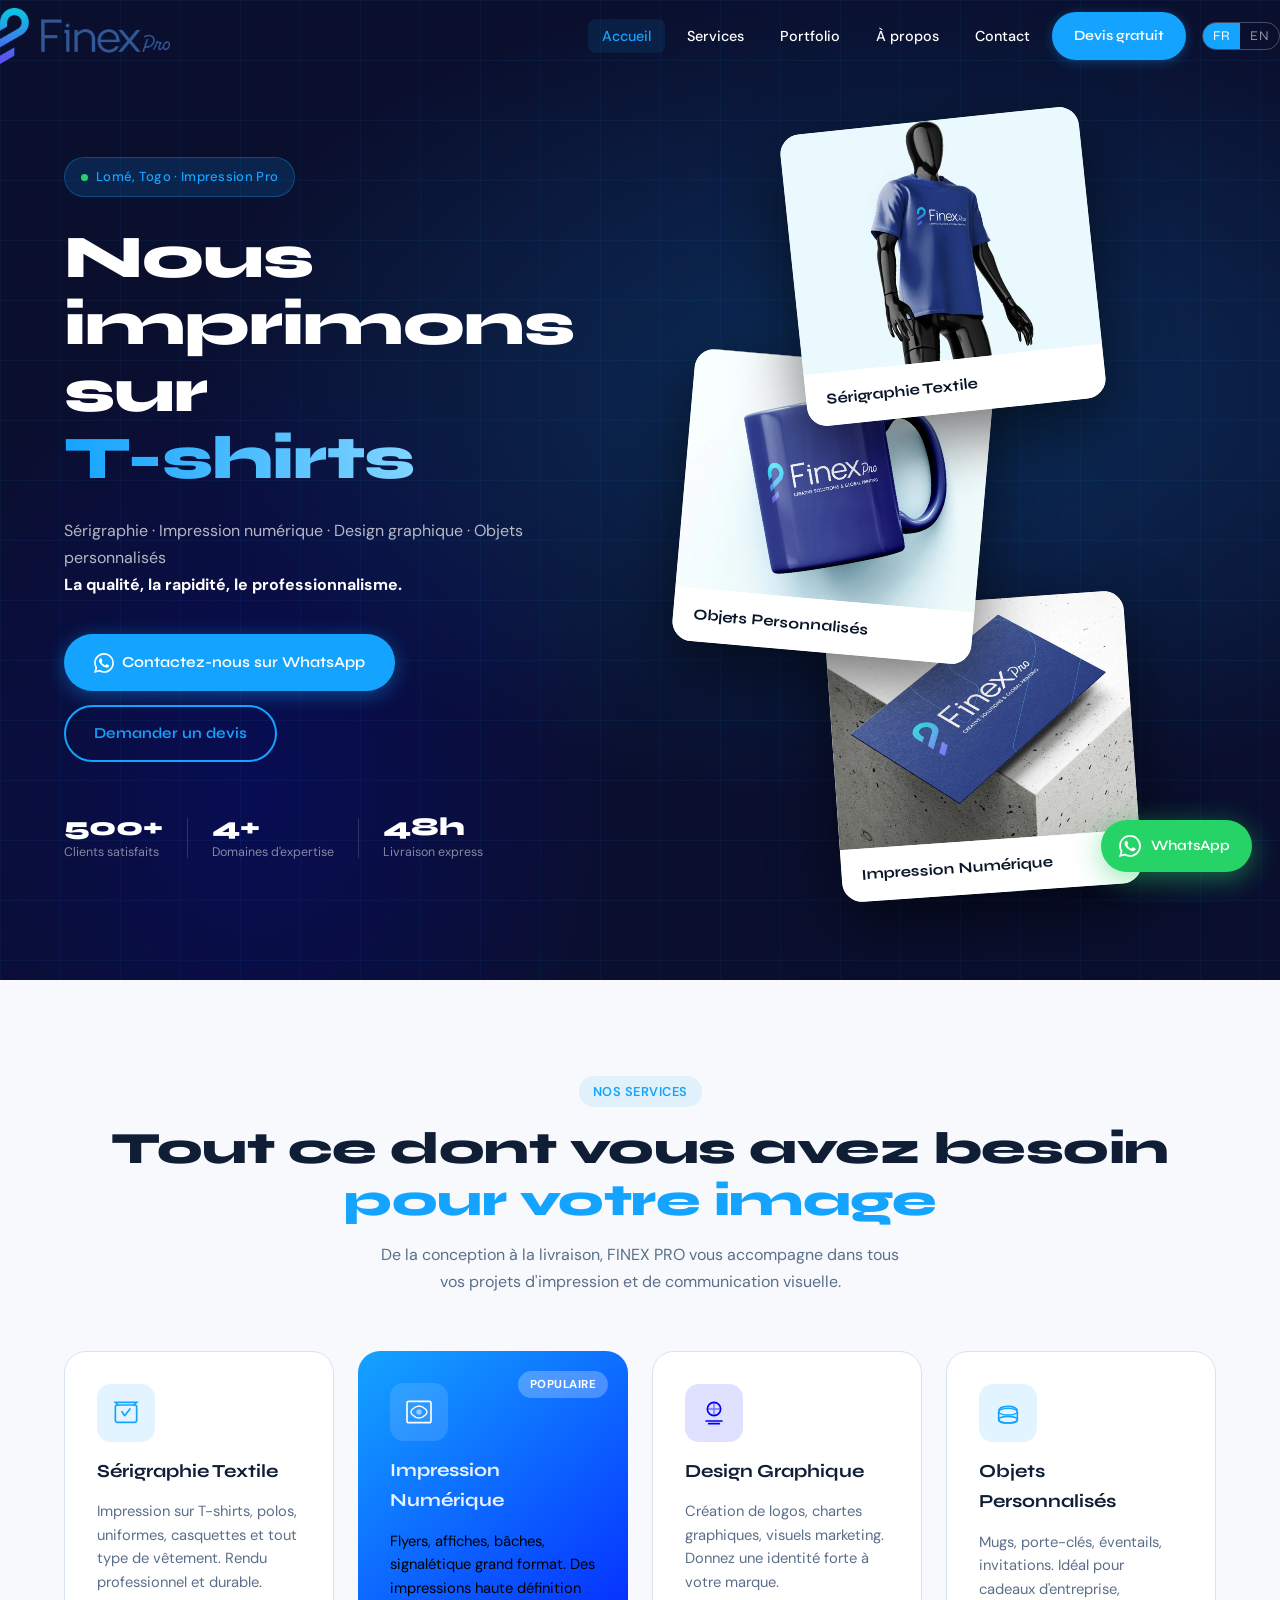
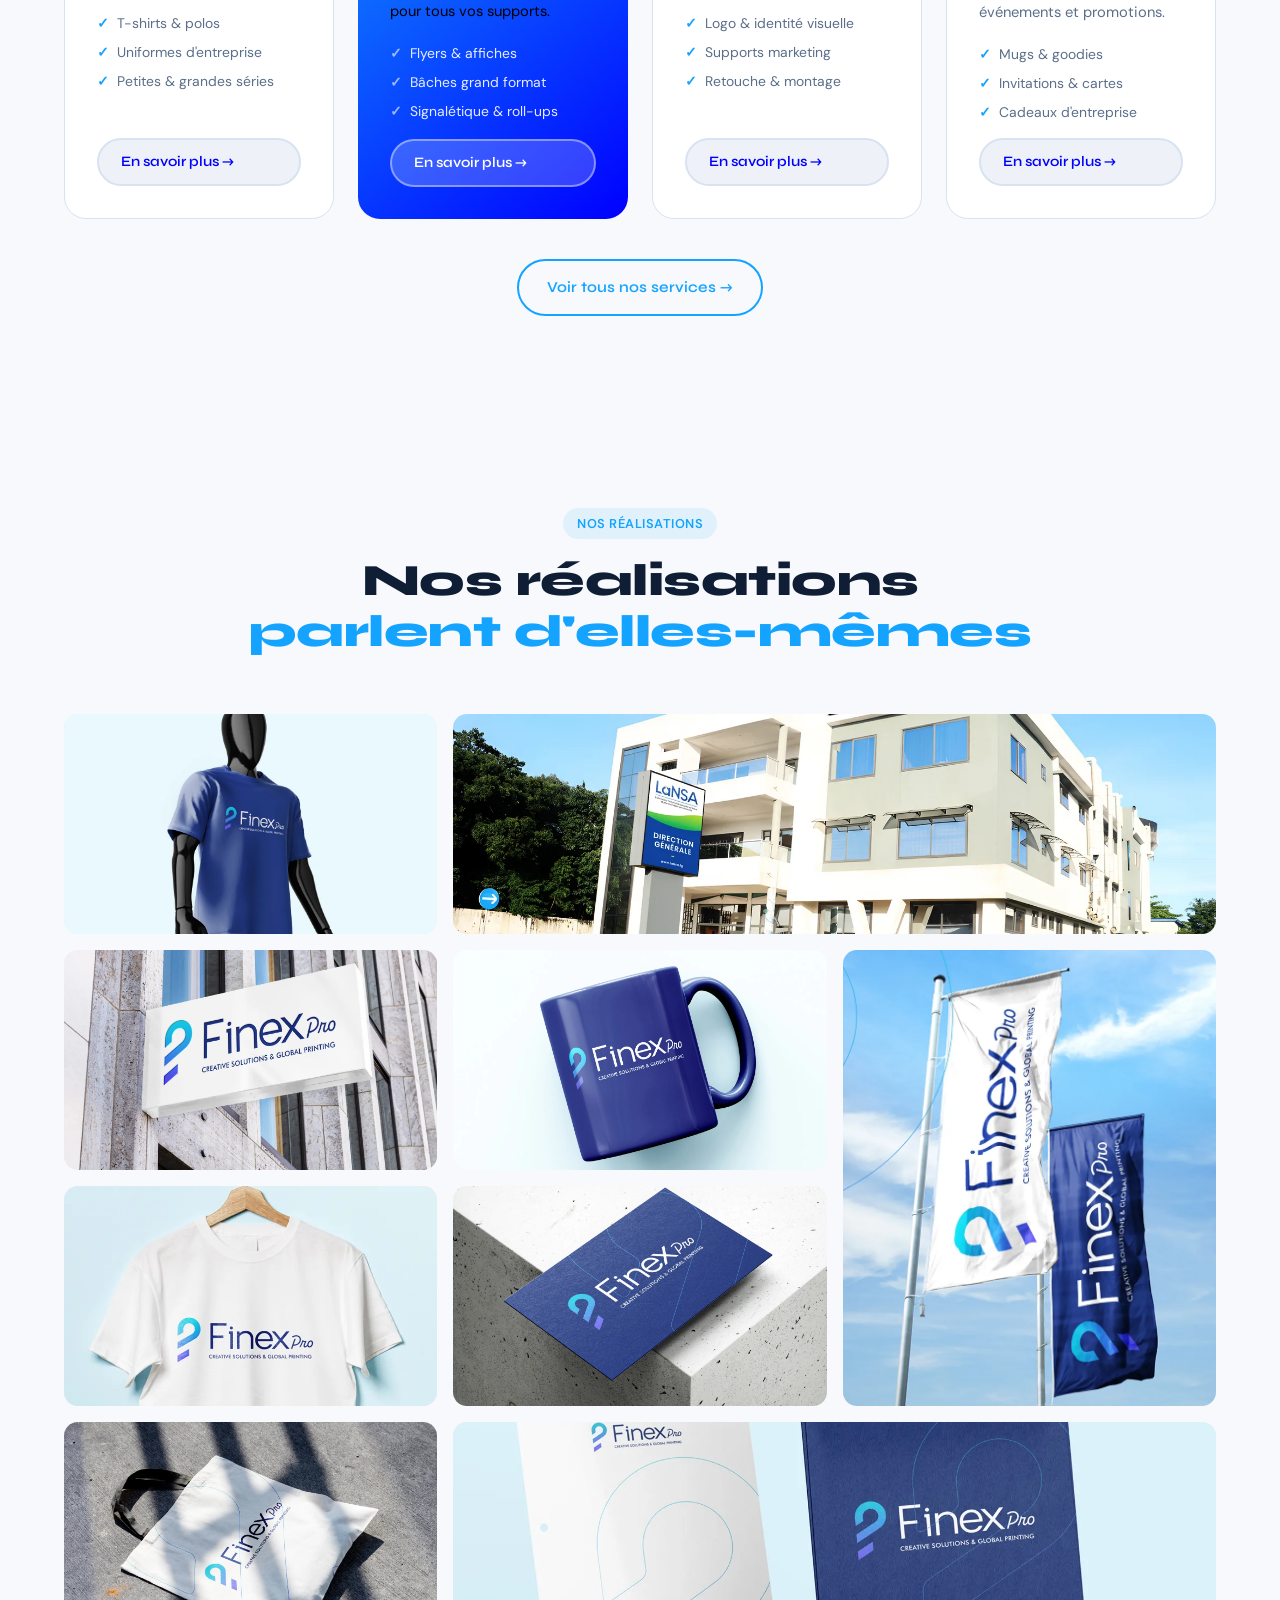
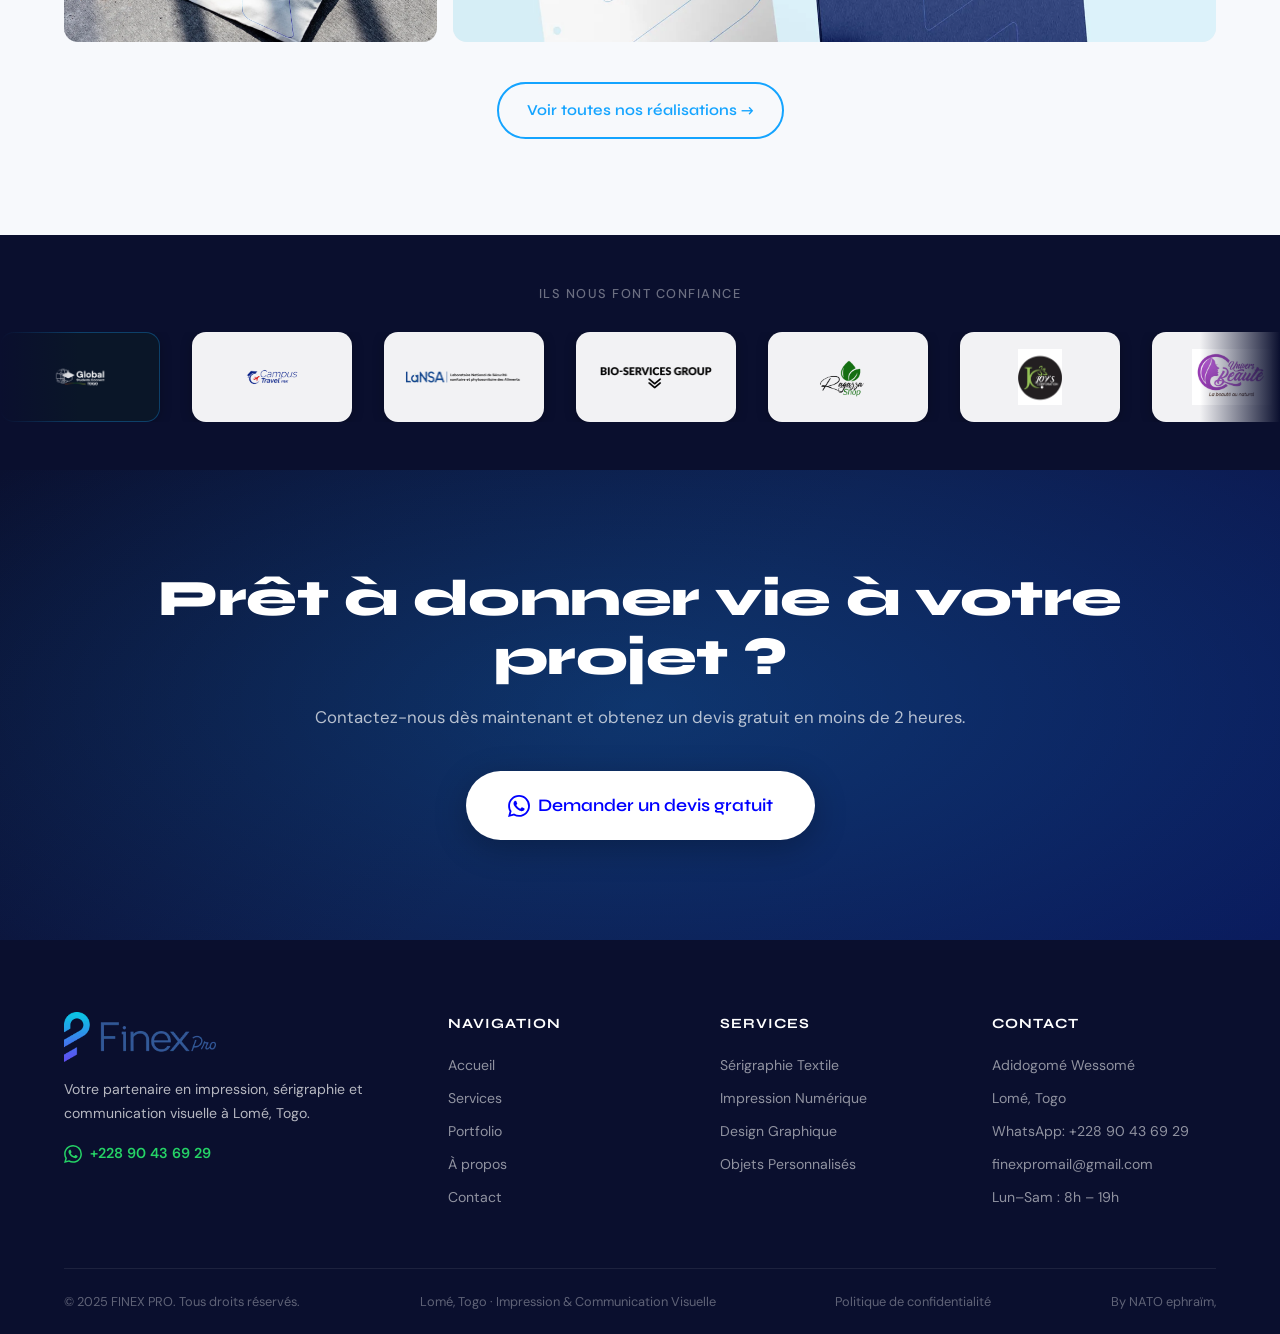
<file: index.html>
﻿<!doctype html>
<html lang="fr">
  <head>
    <meta charset="UTF-8" />
    <meta name="viewport" content="width=device-width, initial-scale=1.0" />
    <title>FINEX PRO | Imprimerie, Sérigraphie & Design Graphique à Lomé, Togo</title>
    <!-- Aperçu de lien (WhatsApp, Facebook, LinkedIn, X) -->
    <meta property="og:type" content="website" />
    <meta property="og:site_name" content="FINEX PRO" />
    <meta property="og:locale" content="fr_FR" />
    <meta property="og:url" content="https://finexpro.tech/" />
    <meta property="og:title" content="FINEX PRO | Imprimerie, Sérigraphie &amp; Design Graphique à Lomé, Togo" />
    <meta property="og:description" content="FINEX PRO, spécialiste en sérigraphie, impression numérique, design graphique et objets personnalisés à Lomé, Togo." />
    <meta property="og:image" content="https://finexpro.tech/assets/images/og-image.jpg" />
    <meta property="og:image:secure_url" content="https://finexpro.tech/assets/images/og-image.jpg" />
    <meta property="og:image:type" content="image/jpeg" />
    <meta property="og:image:width" content="1200" />
    <meta property="og:image:height" content="630" />
    <meta property="og:image:alt" content="Logo FINEX PRO, Creative Solutions &amp; Global Printing" />
    <meta name="twitter:card" content="summary_large_image" />
    <meta name="twitter:title" content="FINEX PRO | Imprimerie, Sérigraphie &amp; Design Graphique à Lomé, Togo" />
    <meta name="twitter:description" content="FINEX PRO, spécialiste en sérigraphie, impression numérique, design graphique et objets personnalisés à Lomé, Togo." />
    <meta name="twitter:image" content="https://finexpro.tech/assets/images/og-image.jpg" />
    <meta
      name="description"
      content="FINEX PRO, spécialiste en sérigraphie, impression numérique, design graphique et objets personnalisés à Lomé, Togo."
    />
    <link rel="preconnect" href="https://fonts.googleapis.com" />
    <link rel="preconnect" href="https://fonts.gstatic.com" crossorigin />
    <link
      href="https://fonts.googleapis.com/css2?family=Syne:wght@400;600;700;800&family=DM+Sans:ital,opsz,wght@0,9..40,300;0,9..40,400;0,9..40,500;1,9..40,300&display=swap"
      rel="stylesheet"
    />
    <link rel="stylesheet" href="style.css" />
    <link
      rel="icon"
      href="assets/images/favicon.svg"
      
    />
  </head>
  <body>
    <a
      href="https://wa.me/22890436929?text=Bonjour%2C%20je%20souhaite%20obtenir%20un%20devis%20pour%20des%20services%20d%27impression."
      class="wa-float"
      target="_blank"
      rel="noopener"
      aria-label="Contact WhatsApp"
    >
      <svg viewBox="0 0 24 24" fill="currentColor">
        <path
          d="M17.472 14.382c-.297-.149-1.758-.867-2.03
          -.967-.273-.099-.471-.148-.67.15-.197.297-.767.966
          -.94 1.164-.173.199-.347.223-.644.075-.297-.15-1.255
          -.463-2.39-1.475-.883-.788-1.48-1.761-1.653-2.059-.173
          -.297-.018-.458.13-.606.134-.133.298-.347.446-.52.149
          -.174.198-.298.298-.497.099-.198.05-.371-.025-.52-.075-.149
          -.669-1.612-.916-2.207-.242-.579-.487-.5-.669-.51-.173-.008
          -.371-.01-.57-.01-.198 0-.52.074-.792.372-.272.297-1.04 1.016
          -1.04 2.479 0 1.462 1.065 2.875 1.213 3.074.149.198 2.096 3.2 5.077
           4.487.709.306 1.262.489 1.694.625.712.227 1.36.195 1.871.118.571
           -.085 1.758-.719 2.006-1.413.248-.694.248-1.289.173-1.413-.074-.124
           -.272-.198-.57-.347m-5.421 7.403h-.004a9.87 9.87 0 01-5.031-1.378l-.361
           -.214-3.741.982.998-3.648-.235-.374a9.86 9.86 0 01-1.51-5.26c.001-5.45 4.436
           -9.884 9.888-9.884 2.64 0 5.122 1.03 6.988 2.898a9.825 9.825 0 012.893 6.994c
           -.003 5.45-4.437 9.884-9.885 9.884m8.413-18.297A11.815 11.815 0 0012.05 0C5.495 0
            .16 5.335.157 11.892c0 2.096.547 4.142 1.588 5.945L.057 24l6.305-1.654a11.882 11.882 
            0 005.683 1.448h.005c6.554 0 11.89-5.335 11.893-11.893a11.821 11.821 0 00-3.48-8.413Z"
        />
      </svg>
      <span>WhatsApp</span>
    </a>

    <nav class="navbar" id="navbar">
      <div class="nav-inner">
        <a href="index.html" class="nav-logo">
          <span class="logo-mark"
            ><img
              src="assets/images/logo-symbole-finexpro-1.webp"
              alt="FINEX PRO"
          /></span>
        </a>
        <button class="nav-toggle" id="navToggle" aria-label="Menu">
          <span></span><span></span><span></span>
        </button>
        <ul class="nav-links" id="navLinks">
          <li>
            <a href="index.html" class="nav-link active" data-i18n="nav.home">Accueil</a>
          </li>
          <li>
            <a href="services.html" class="nav-link" data-i18n="nav.services">Services</a>
          </li>
          <li>
            <a href="portfolio.html" class="nav-link" data-i18n="nav.portfolio">Portfolio</a>
          </li>
          <li>
            <a href="about.html" class="nav-link" data-i18n="nav.about">À propos</a>
          </li>
          <li>
            <a href="contact.html" class="nav-link" data-i18n="nav.contact">Contact</a>
          </li>
          <li>
            <a href="devis.html" class="btn btn-nav" data-i18n="nav.devis">Devis gratuit</a>
          </li>
          <li class="nav-controls">
            <div class="lang-switcher">
              <button class="lang-btn active" data-lang="fr">FR</button>
              <button class="lang-btn" data-lang="en">EN</button>
            </div>
          </li>
        </ul>
      </div>
    </nav>

    <section class="hero" id="home">
      <div class="hero-bg">
        <div class="hero-mesh"></div>
        <div class="hero-grid"></div>
      </div>
      <div class="hero-content">
        <div class="hero-badge reveal">
          <span class="badge-dot"></span>
          <span data-i18n="hero.badge">Lomé, Togo · Impression Pro</span>
        </div>
        <h1 class="hero-title reveal">
          <span data-i18n="hero.title.prefix">Nous imprimons sur</span><br />
          <span class="hero-rotate-wrap">
            <span class="hero-rotate" id="heroRotate">T-shirts</span>
          </span>
        </h1>
        <p class="hero-sub reveal">
          <span data-i18n="hero.sub">Sérigraphie, Impression numérique, Design graphique & Objets personnalisés</span><br/>
          <strong data-i18n="hero.sub.strong">La qualité, la rapidité, le professionnalisme.</strong>
        </p>
        <div class="hero-ctas reveal">
          <a
            href="https://wa.me/22890436929?text=Bonjour%2C%20je%20souhaite%20obtenir%20un%20devis%20pour%20des%20services%20d%27impression."
            class="btn btn-primary"
            target="_blank"
          >
            <svg viewBox="0 0 24 24" fill="currentColor" width="20" height="20">
              <path
                d="M17.472 14.382c-.297-.149-1.758-.867-2.03-.967-.273-.099-.471-.148-.67.15-.197.297-.767.966-.94 1.164-.173.199-.347.223-.644.075-.297-.15-1.255-.463-2.39-1.475-.883-.788-1.48-1.761-1.653-2.059-.173-.297-.018-.458.13-.606.134-.133.298-.347.446-.52.149-.174.198-.298.298-.497.099-.198.05-.371-.025-.52-.075-.149-.669-1.612-.916-2.207-.242-.579-.487-.5-.669-.51-.173-.008-.371-.01-.57-.01-.198 0-.52.074-.792.372-.272.297-1.04 1.016-1.04 2.479 0 1.462 1.065 2.875 1.213 3.074.149.198 2.096 3.2 5.077 4.487.709.306 1.262.489 1.694.625.712.227 1.36.195 1.871.118.571-.085 1.758-.719 2.006-1.413.248-.694.248-1.289.173-1.413-.074-.124-.272-.198-.57-.347m-5.421 7.403h-.004a9.87 9.87 0 01-5.031-1.378l-.361-.214-3.741.982.998-3.648-.235-.374a9.86 9.86 0 01-1.51-5.26c.001-5.45 4.436-9.884 9.888-9.884 2.64 0 5.122 1.03 6.988 2.898a9.825 9.825 0 012.893 6.994c-.003 5.45-4.437 9.884-9.885 9.884m8.413-18.297A11.815 11.815 0 0012.05 0C5.495 0 .16 5.335.157 11.892c0 2.096.547 4.142 1.588 5.945L.057 24l6.305-1.654a11.882 11.882 0 005.683 1.448h.005c6.554 0 11.89-5.335 11.893-11.893a11.821 11.821 0 00-3.48-8.413Z"
              />
            </svg>
            <span data-i18n="hero.cta.wa">Contactez-nous sur WhatsApp</span>
          </a>
          <a
            href="devis.html"
            class="btn btn-outline"
            data-i18n="hero.cta.devis"
            >Demander un devis</a
          >
        </div>
        <div class="hero-stats reveal">
          <div class="stat">
            <span class="stat-num">500+</span>
            <span class="stat-label" data-i18n="hero.stat1">Clients satisfaits</span>
          </div>
          <div class="stat-div"></div>
          <div class="stat">
            <span class="stat-num">4</span>
            <span class="stat-label" data-i18n="hero.stat2">Domaines d'expertise</span>
          </div>
          <div class="stat-div"></div>
          <div class="stat">
            <span class="stat-num">48h</span>
            <span class="stat-label" data-i18n="hero.stat3">Livraison express</span>
          </div>
        </div>
      </div>
      <div class="hero-visual reveal">
        <div class="hero-img-stack">
          <div class="himg-card himg-card-3">
            <img src="assets/images/plaques.webp" alt="Cartes de visite personnalisées">
            <span data-i18n="hero.card4">Impression Numérique</span>
          </div>
          <div class="himg-card himg-card-2">
            <img src="assets/images/gobelet.webp" alt="Gobelet personnalisé FINEX PRO">
            <span data-i18n="hero.card3">Objets Personnalisés</span>
          </div>
          <div class="himg-card himg-card-1">
            <img src="assets/images/image.webp" alt="T-shirt sérigraphié FINEX PRO">
            <span data-i18n="hero.card1">Sérigraphie Textile</span>
          </div>
        </div>
      </div>
    </section>

    <!-- Services (aperçu) -->
    <section class="section services" id="services">
      <div class="container">
        <div class="section-header reveal">
          <span class="section-tag" data-i18n="svc.tag">Nos Services</span>
          <h2 class="section-title">
            <span data-i18n="svc.title">Tout ce dont vous avez besoin</span
            ><br /><em data-i18n="svc.title.em">pour votre image</em>
          </h2>
          <p class="section-desc" data-i18n="svc.desc">
            De la conception à la livraison, FINEX PRO vous accompagne dans tous
            vos projets d'impression et de communication visuelle.
          </p>
        </div>
        <div class="services-grid">
          <div class="service-card reveal" data-delay="0">
            <div class="service-icon" style="--ic: #14a4ff">
              <svg viewBox="0 0 48 48" fill="none" width="32" height="32">
                <path
                  d="M12 12 L8 8 L40 8 L36 12"
                  stroke="currentColor"
                  stroke-width="2.5"
                  fill="none"
                  stroke-linecap="round"
                />
                <rect
                  x="8"
                  y="12"
                  width="32"
                  height="26"
                  rx="3"
                  stroke="currentColor"
                  stroke-width="2.5"
                />
                <path
                  d="M18 22 L22 28 L30 18"
                  stroke="currentColor"
                  stroke-width="2.5"
                  stroke-linecap="round"
                  stroke-linejoin="round"
                />
              </svg>
            </div>
            <h3 data-i18n="svc.s1.title">Sérigraphie Textile</h3>
            <p data-i18n="svc.s1.desc">
              Impression sur T-shirts, polos, uniformes, casquettes et tout type
              de vêtement. Rendu professionnel et durable.
            </p>
            <ul class="service-features">
              <li><span data-i18n="svc.s1.f1">T-shirts &amp; polos</span></li>
              <li><span data-i18n="svc.s1.f2">Uniformes d'entreprise</span></li>
              <li>
                <span data-i18n="svc.s1.f3">Petites &amp; grandes séries</span>
              </li>
            </ul>
            <a
              href="services.html#serigraphie"
              class="btn btn-service"
              data-i18n="svc.s1.btn"
              >En savoir plus →</a
            >
          </div>
          <div
            class="service-card service-card--featured reveal"
            data-delay="100"
          >
            <div class="service-badge" data-i18n="svc.s2.badge">Populaire</div>
            <div class="service-icon" style="--ic: #fff">
              <svg viewBox="0 0 48 48" fill="none" width="32" height="32">
                <rect
                  x="6"
                  y="8"
                  width="36"
                  height="32"
                  rx="3"
                  stroke="currentColor"
                  stroke-width="2.5"
                />
                <path
                  d="M14 20 Q24 10 34 20 Q38 24 34 28 Q24 38 14 28 Q10 24 14 20Z"
                  stroke="currentColor"
                  stroke-width="2"
                  fill="none"
                />
                <circle
                  cx="24"
                  cy="24"
                  r="4"
                  fill="currentColor"
                  opacity=".5"
                />
              </svg>
            </div>
            <h3 data-i18n="svc.s2.title">Impression Numérique</h3>
            <p data-i18n="svc.s2.desc" style="color:#000;">
              Flyers, affiches, bâches, signalétique grand format. Des
              impressions haute définition pour tous vos supports.
            </p>
            <ul class="service-features">
              <li><span data-i18n="svc.s2.f1">Flyers &amp; affiches</span></li>
              <li><span data-i18n="svc.s2.f2">Bâches grand format</span></li>
              <li>
                <span data-i18n="svc.s2.f3">Signalétique &amp; roll-ups</span>
              </li>
            </ul>
            <a
              href="services.html#impression"
              class="btn btn-service-light"
              data-i18n="svc.s2.btn"
              >En savoir plus →</a
            >
          </div>
          <div class="service-card reveal" data-delay="200">
            <div class="service-icon" style="--ic: #0000ff">
              <svg viewBox="0 0 48 48" fill="none" width="32" height="32">
                <circle
                  cx="24"
                  cy="18"
                  r="10"
                  stroke="currentColor"
                  stroke-width="2.5"
                />
                <path
                  d="M24 8 L24 28 M14 18 L34 18"
                  stroke="currentColor"
                  stroke-width="2"
                  opacity=".5"
                />
                <path
                  d="M12 36 L36 36 M16 40 L32 40"
                  stroke="currentColor"
                  stroke-width="2.5"
                  stroke-linecap="round"
                />
              </svg>
            </div>
            <h3 data-i18n="svc.s3.title">Design Graphique</h3>
            <p data-i18n="svc.s3.desc">
              Création de logos, chartes graphiques, visuels marketing. Donnez
              une identité forte à votre marque.
            </p>
            <ul class="service-features">
              <li>
                <span data-i18n="svc.s3.f1">Logo &amp; identité visuelle</span>
              </li>
              <li><span data-i18n="svc.s3.f2">Supports marketing</span></li>
              <li><span data-i18n="svc.s3.f3">Retouche &amp; montage</span></li>
            </ul>
            <a
              href="services.html#design"
              class="btn btn-service"
              data-i18n="svc.s3.btn"
              >En savoir plus →</a
            >
          </div>
          <div class="service-card reveal" data-delay="300">
            <div class="service-icon" style="--ic: #14a4ff">
              <svg viewBox="0 0 48 48" fill="none" width="32" height="32">
                <ellipse
                  cx="24"
                  cy="34"
                  rx="14"
                  ry="5"
                  stroke="currentColor"
                  stroke-width="2.5"
                />
                <path
                  d="M10 22 Q10 14 24 14 Q38 14 38 22 L38 34 Q38 39 24 39 Q10 39 10 34 Z"
                  stroke="currentColor"
                  stroke-width="2.5"
                  fill="none"
                />
                <ellipse
                  cx="24"
                  cy="22"
                  rx="14"
                  ry="5"
                  stroke="currentColor"
                  stroke-width="2"
                />
              </svg>
            </div>
            <h3 data-i18n="svc.s4.title">Objets Personnalisés</h3>
            <p data-i18n="svc.s4.desc">
              Mugs, porte-clés, éventails, invitations. Idéal pour cadeaux
              d'entreprise, événements et promotions.
            </p>
            <ul class="service-features">
              <li><span data-i18n="svc.s4.f1">Mugs &amp; goodies</span></li>
              <li>
                <span data-i18n="svc.s4.f2">Invitations &amp; cartes</span>
              </li>
              <li><span data-i18n="svc.s4.f3">Cadeaux d'entreprise</span></li>
            </ul>
            <a
              href="services.html#objets"
              class="btn btn-service"
              data-i18n="svc.s4.btn"
              >En savoir plus →</a
            >
          </div>
        </div>
        <div class="section-cta reveal">
          <a href="services.html" class="btn btn-outline" data-i18n="svc.all"
            >Voir tous nos services →</a
          >
        </div>
      </div>
    </section>

    <!-- Portfolio (aperçu) -->
    <section class="section portfolio" id="portfolio">
      <div class="container">
        <div class="section-header reveal">
          <span class="section-tag" data-i18n="pf.tag">Nos Réalisations</span>
          <h2 class="section-title">
            <span data-i18n="pf.title">Nos réalisations</span><br /><em
              data-i18n="pf.title.em"
              >parlent d'elles-mêmes</em
            >
          </h2>
        </div>
        <div class="portfolio-grid" id="portfolioGrid">
          <!-- Item 1 -->
          <div class="portfolio-item reveal" data-category="serigraphie">
            <div class="portfolio-img">
              <img src="assets/images/image.webp" alt="T-shirt personnalisé FINEX PRO" loading="lazy" style="object-position:center 15%;" />
            </div>
            <div class="portfolio-overlay">
              <span>T-shirt Personnalisé</span>
              <small>Sérigraphie Textile</small>
            </div>
          </div>
          <!-- Item 2 – wide -->
          <div class="portfolio-item portfolio-item--wide reveal" data-category="impression">
            <div class="portfolio-img">
              <img src="assets/images/lansa-charte-graphique.webp" alt="Signalétique extérieure LaNSA" loading="lazy" style="object-position:center center;" />
            </div>
            <div class="portfolio-overlay">
              <span>Signalétique Extérieure</span>
              <small>Impression Numérique</small>
            </div>
          </div>
          <!-- Item 3 -->
          <div class="portfolio-item reveal" data-category="design">
            <div class="portfolio-img">
              <img src="assets/images/enseigne-murale.webp" alt="Enseigne murale lumineuse" loading="lazy" style="object-position:center center;" />
            </div>
            <div class="portfolio-overlay">
              <span>Enseigne Murale</span>
              <small>Design Graphique</small>
            </div>
          </div>
          <!-- Item 4 -->
          <div class="portfolio-item reveal" data-category="objets">
            <div class="portfolio-img">
              <img src="assets/images/gobelet.webp" alt="Gobelet personnalisé" loading="lazy" style="object-position:center center;" />
            </div>
            <div class="portfolio-overlay">
              <span>Gobelet Personnalisé</span>
              <small>Objets Personnalisés</small>
            </div>
          </div>
          <!-- Item 5 – tall -->
          <div class="portfolio-item portfolio-item--tall reveal" data-category="impression">
            <div class="portfolio-img">
              <img src="assets/images/image-3.webp" alt="Drapeaux grand format" loading="lazy" style="object-position:center top;" />
            </div>
            <div class="portfolio-overlay">
              <span>Drapeaux Grand Format</span>
              <small>Impression Numérique</small>
            </div>
          </div>
          <!-- Item 6 -->
          <div class="portfolio-item reveal" data-category="serigraphie">
            <div class="portfolio-img">
              <img src="assets/images/image-4.webp" alt="T-shirt blanc sérigraphié" loading="lazy" style="object-position:center 20%;" />
            </div>
            <div class="portfolio-overlay">
              <span>T-shirt Sérigraphié</span>
              <small>Sérigraphie Textile</small>
            </div>
          </div>
          <!-- Item 7 -->
          <div class="portfolio-item reveal" data-category="design">
            <div class="portfolio-img">
              <img src="assets/images/plaques.webp" alt="Carte de visite premium" loading="lazy" style="object-position:center center;" />
            </div>
            <div class="portfolio-overlay">
              <span>Carte de Visite Premium</span>
              <small>Design Graphique</small>
            </div>
          </div>
          <!-- Item 8 -->
          <div class="portfolio-item reveal" data-category="serigraphie">
            <div class="portfolio-img">
              <img src="assets/images/sac-a-main.webp" alt="Tote bag personnalisé sérigraphié" loading="lazy" style="object-position:center 40%;" />
            </div>
            <div class="portfolio-overlay">
              <span>Tote Bag Personnalisé</span>
              <small>Sérigraphie Textile</small>
            </div>
          </div>
          <!-- Item 9 – wide -->
          <div class="portfolio-item portfolio-item--wide reveal" data-category="impression">
            <div class="portfolio-img">
              <img src="assets/images/envloppe-personalise.webp" alt="Papeterie d'entreprise personnalisée" loading="lazy" style="object-position:center 35%;" />
            </div>
            <div class="portfolio-overlay">
              <span>Papeterie d'Entreprise</span>
              <small>Impression Numérique</small>
            </div>
          </div>
        </div>
        <div class="portfolio-cta reveal">
          <a href="portfolio.html" class="btn btn-outline" data-i18n="pf.all"
            >Voir toutes nos réalisations →</a
          >
        </div>
      </div>
      <div class="lightbox" id="lightbox">
        <button class="lightbox-close" id="lightboxClose">✕</button>
        <div class="lightbox-content" id="lightboxContent"></div>
      </div>
    </section>


    <!-- Partenaires -->
    <section class="partners">
      <div class="partners-label" data-i18n="partners.label">
        Ils nous font confiance
      </div>
      <div class="partners-track-wrap">
        <div class="partners-track" id="partnersTrack">
          <div class="partner-logo" data-partner="GSC TG"><img loading="lazy" decoding="async" src="assets/images/logo/logo-gsc-tg.webp" alt="GSC TG"></div>
          <div class="partner-logo" data-partner="Campus Travel H&K"><img loading="lazy" decoding="async" src="assets/images/logo/logo-campus-travel-h-k.webp" alt="Campus Travel H&K"></div>
          <div class="partner-logo" data-partner="LaNSA"><img loading="lazy" decoding="async" src="assets/images/logo/lansa-logo.webp" alt="LaNSA"></div>
          <div class="partner-logo" data-partner="Bio Services Group"><img loading="lazy" decoding="async" src="assets/images/logo/bio-services-40cm-x-10cm.webp" alt="Bio Services"></div>
          <div class="partner-logo" data-partner="Ragazza Shop"><img loading="lazy" decoding="async" src="assets/images/logo/ragazza-shop-logo.webp" alt="Ragazza Shop"></div>
          <div class="partner-logo" data-partner="Joy's Corporation"><img loading="lazy" decoding="async" src="assets/images/logo/joy1.webp" alt="Joy's Corporation"></div>
          <div class="partner-logo" data-partner="Univers Beauté"><img loading="lazy" decoding="async" src="assets/images/logo/univers-beaute.webp" alt="Univers Beauté"></div>
          <div class="partner-logo" data-partner="XTravels Advisers"><img loading="lazy" decoding="async" src="assets/images/logo/xtravels-advisers.webp" alt="XTravels Advisers"></div>
          <!-- Duplicate for seamless loop -->
          <div class="partner-logo" data-partner="GSC TG"><img loading="lazy" decoding="async" src="assets/images/logo/logo-gsc-tg.webp" alt="GSC TG"></div>
          <div class="partner-logo" data-partner="Campus Travel H&K"><img loading="lazy" decoding="async" src="assets/images/logo/logo-campus-travel-h-k.webp" alt="Campus Travel H&K"></div>
          <div class="partner-logo" data-partner="LaNSA"><img loading="lazy" decoding="async" src="assets/images/logo/lansa-logo.webp" alt="LaNSA"></div>
          <div class="partner-logo" data-partner="Bio Services Group"><img loading="lazy" decoding="async" src="assets/images/logo/bio-services-40cm-x-10cm.webp" alt="Bio Services"></div>
          <div class="partner-logo" data-partner="Ragazza Shop"><img loading="lazy" decoding="async" src="assets/images/logo/ragazza-shop-logo.webp" alt="Ragazza Shop"></div>
          <div class="partner-logo" data-partner="Joy's Corporation"><img loading="lazy" decoding="async" src="assets/images/logo/joy1.webp" alt="Joy's Corporation"></div>
          <div class="partner-logo" data-partner="Univers Beauté"><img loading="lazy" decoding="async" src="assets/images/logo/univers-beaute.webp" alt="Univers Beauté"></div>
          <div class="partner-logo" data-partner="XTravels Advisers"><img loading="lazy" decoding="async" src="assets/images/logo/xtravels-advisers.webp" alt="XTravels Advisers"></div>
        </div>
      </div>
    </section>

    <!-- CTA finale -->
    <section class="cta-section reveal">
      <div class="cta-bg"></div>
      <div class="container">
        <div class="cta-inner">
          <h2 data-i18n="cta.title">Prêt à donner vie à votre projet ?</h2>
          <p data-i18n="cta.desc">
            Contactez-nous dès maintenant et obtenez un devis gratuit en moins
            de 2 heures.
          </p>
          <a href="devis.html" class="btn btn-cta">
            <svg viewBox="0 0 24 24" fill="currentColor" width="22" height="22">
              <path
                d="M17.472 14.382c-.297-.149-1.758-.867-2.03-.967-.273-.099-.471-.148-.67.15-.197.297-.767.966-.94 1.164-.173.199-.347.223-.644.075-.297-.15-1.255-.463-2.39-1.475-.883-.788-1.48-1.761-1.653-2.059-.173-.297-.018-.458.13-.606.134-.133.298-.347.446-.52.149-.174.198-.298.298-.497.099-.198.05-.371-.025-.52-.075-.149-.669-1.612-.916-2.207-.242-.579-.487-.5-.669-.51-.173-.008-.371-.01-.57-.01-.198 0-.52.074-.792.372-.272.297-1.04 1.016-1.04 2.479 0 1.462 1.065 2.875 1.213 3.074.149.198 2.096 3.2 5.077 4.487.709.306 1.262.489 1.694.625.712.227 1.36.195 1.871.118.571-.085 1.758-.719 2.006-1.413.248-.694.248-1.289.173-1.413-.074-.124-.272-.198-.57-.347m-5.421 7.403h-.004a9.87 9.87 0 01-5.031-1.378l-.361-.214-3.741.982.998-3.648-.235-.374a9.86 9.86 0 01-1.51-5.26c.001-5.45 4.436-9.884 9.888-9.884 2.64 0 5.122 1.03 6.988 2.898a9.825 9.825 0 012.893 6.994c-.003 5.45-4.437 9.884-9.885 9.884m8.413-18.297A11.815 11.815 0 0012.05 0C5.495 0 .16 5.335.157 11.892c0 2.096.547 4.142 1.588 5.945L.057 24l6.305-1.654a11.882 11.882 0 005.683 1.448h.005c6.554 0 11.89-5.335 11.893-11.893a11.821 11.821 0 00-3.48-8.413Z"
              />
            </svg>
            <span data-i18n="cta.btn">Demander un devis gratuit</span>
          </a>
        </div>
      </div>
    </section>

    <footer class="footer">
      <div class="container">
        <div class="footer-inner">
          <div class="footer-brand">
            <a href="index.html" class="nav-logo">
              <span class="logo-mark"><img loading="lazy" decoding="async" src="assets/images/logo-symbole-finexpro-1.webp" alt="FINEX PRO" /></span>
            </a>
            <p data-i18n="footer.brand.desc">
              Votre partenaire en impression, sérigraphie et communication
              visuelle à Lomé, Togo.
            </p>
            <a
              href="https://wa.me/22890436929"
              target="_blank"
              class="footer-wa"
            >
              <svg
                viewBox="0 0 24 24"
                fill="currentColor"
                width="18"
                height="18"
              >
                <path
                  d="M17.472 14.382c-.297-.149-1.758-.867-2.03-.967-.273-.099-.471-.148-.67.15-.197.297-.767.966-.94 1.164-.173.199-.347.223-.644.075-.297-.15-1.255-.463-2.39-1.475-.883-.788-1.48-1.761-1.653-2.059-.173-.297-.018-.458.13-.606.134-.133.298-.347.446-.52.149-.174.198-.298.298-.497.099-.198.05-.371-.025-.52-.075-.149-.669-1.612-.916-2.207-.242-.579-.487-.5-.669-.51-.173-.008-.371-.01-.57-.01-.198 0-.52.074-.792.372-.272.297-1.04 1.016-1.04 2.479 0 1.462 1.065 2.875 1.213 3.074.149.198 2.096 3.2 5.077 4.487.709.306 1.262.489 1.694.625.712.227 1.36.195 1.871.118.571-.085 1.758-.719 2.006-1.413.248-.694.248-1.289.173-1.413-.074-.124-.272-.198-.57-.347m-5.421 7.403h-.004a9.87 9.87 0 01-5.031-1.378l-.361-.214-3.741.982.998-3.648-.235-.374a9.86 9.86 0 01-1.51-5.26c.001-5.45 4.436-9.884 9.888-9.884 2.64 0 5.122 1.03 6.988 2.898a9.825 9.825 0 012.893 6.994c-.003 5.45-4.437 9.884-9.885 9.884m8.413-18.297A11.815 11.815 0 0012.05 0C5.495 0 .16 5.335.157 11.892c0 2.096.547 4.142 1.588 5.945L.057 24l6.305-1.654a11.882 11.882 0 005.683 1.448h.005c6.554 0 11.89-5.335 11.893-11.893a11.821 11.821 0 00-3.48-8.413Z"
                />
              </svg>
              +228 90 43 69 29
            </a>
          </div>
          <div class="footer-links">
            <h4 data-i18n="footer.nav.h">Navigation</h4>
            <a href="index.html" data-i18n="nav.home">Accueil</a>
            <a href="services.html" data-i18n="nav.services">Services</a>
            <a href="portfolio.html" data-i18n="nav.portfolio">Portfolio</a>
            <a href="about.html" data-i18n="nav.about">À propos</a>
            <a href="contact.html" data-i18n="nav.contact">Contact</a>
          </div>
          <div class="footer-links">
            <h4 data-i18n="footer.svc.h">Services</h4>
            <a href="services.html#serigraphie" data-i18n="footer.svc.s1"
              >Sérigraphie Textile</a
            >
            <a href="services.html#impression" data-i18n="footer.svc.s2"
              >Impression Numérique</a
            >
            <a href="services.html#design" data-i18n="footer.svc.s3"
              >Design Graphique</a
            >
            <a href="services.html#objets" data-i18n="footer.svc.s4"
              >Objets Personnalisés</a
            >
          </div>
          <div class="footer-links">
            <h4 data-i18n="footer.contact.h">Contact</h4>
            <span>Adidogomé Wessomé</span>
            <span>Lomé, Togo</span>
            <a href="https://wa.me/22890436929" target="_blank">WhatsApp: +228 90 43 69 29</a>
            <a href="mailto:finexpromail@gmail.com">finexpromail@gmail.com</a>
            <span data-i18n="footer.hours">Lun–Sam : 8h – 19h</span>
          </div>
        </div>
        <div class="footer-bottom">
          <span data-i18n="footer.copy"
            >© 2025 FINEX PRO. Tous droits réservés.</span
          >
          <span data-i18n="footer.tagline"
            >Lomé, Togo · Impression &amp; Communication Visuelle</span
          >
          <a href="privacy.html" data-i18n="footer.privacy">Politique de confidentialité</a>
          <span>By NATO ephraïm,</span>
        </div>
      </div>
    </footer>

    <script src="script.js"></script>
  </body>
</html>
</file>
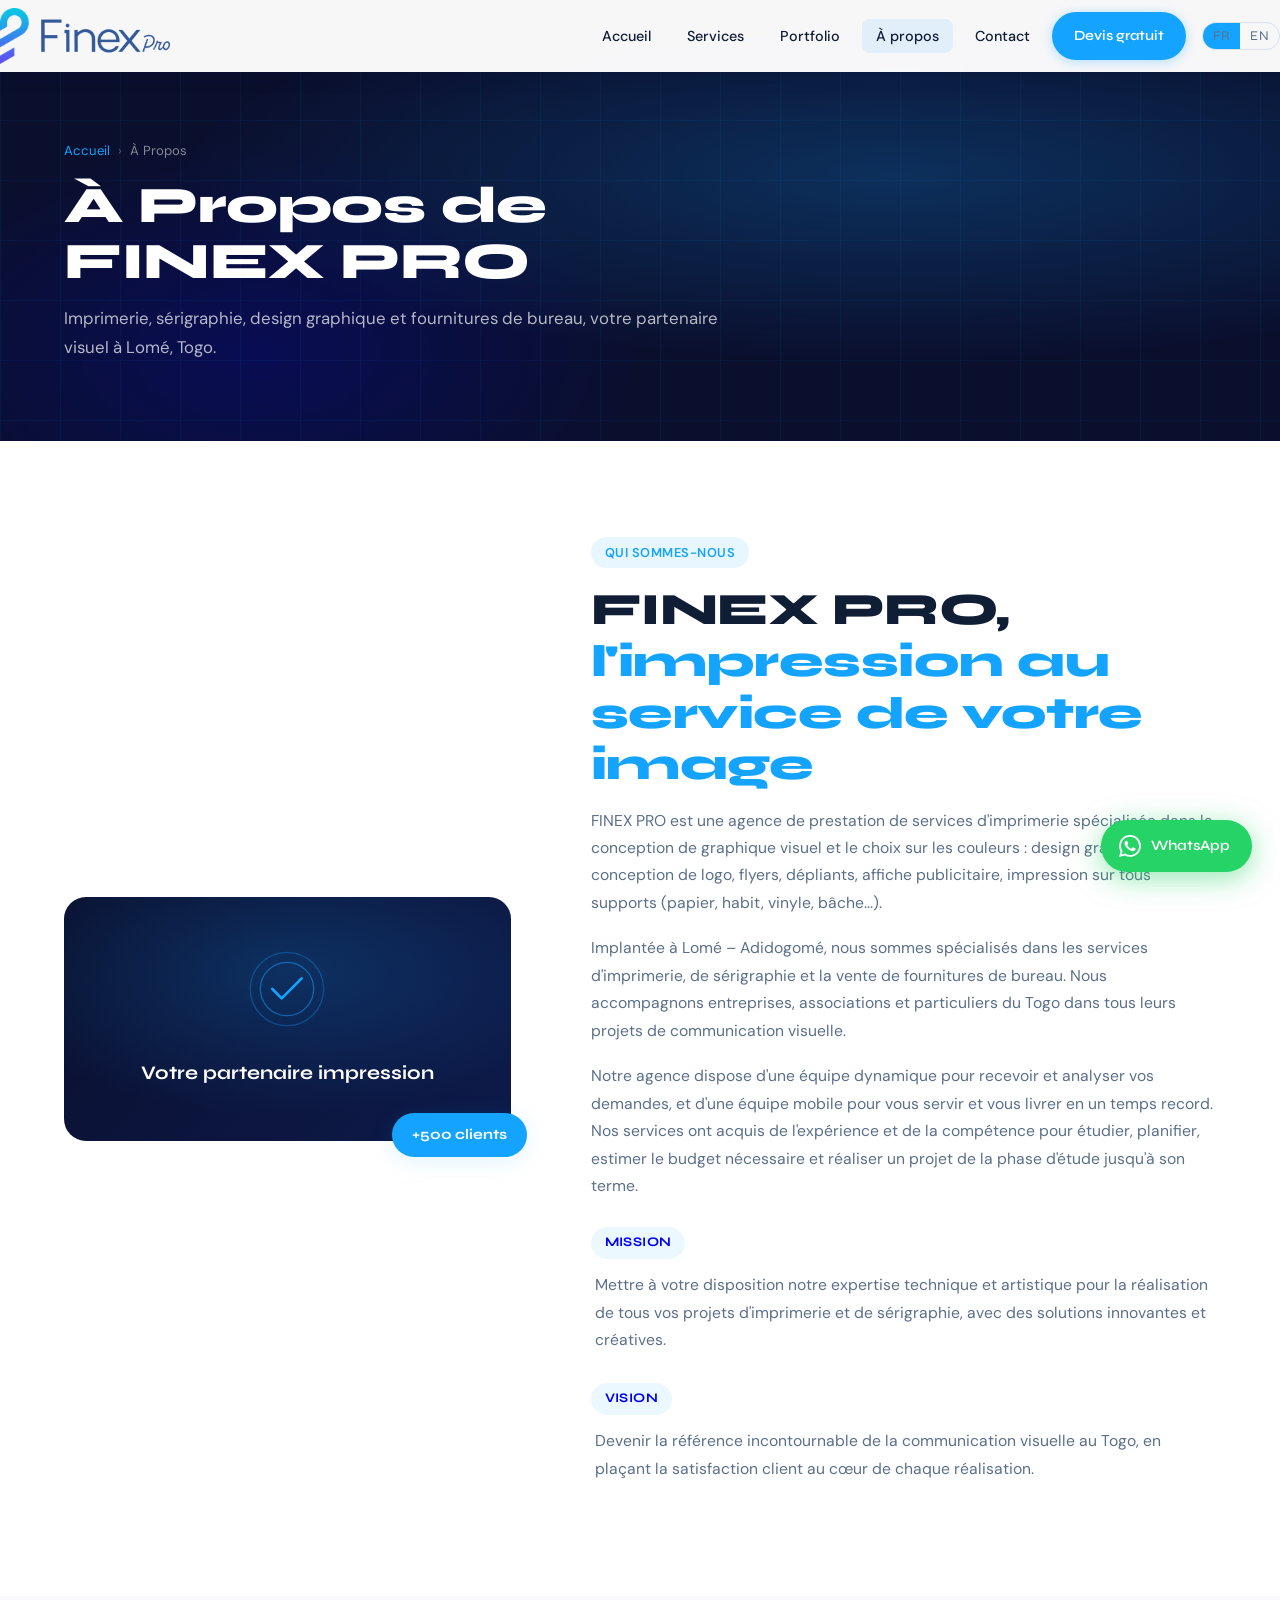
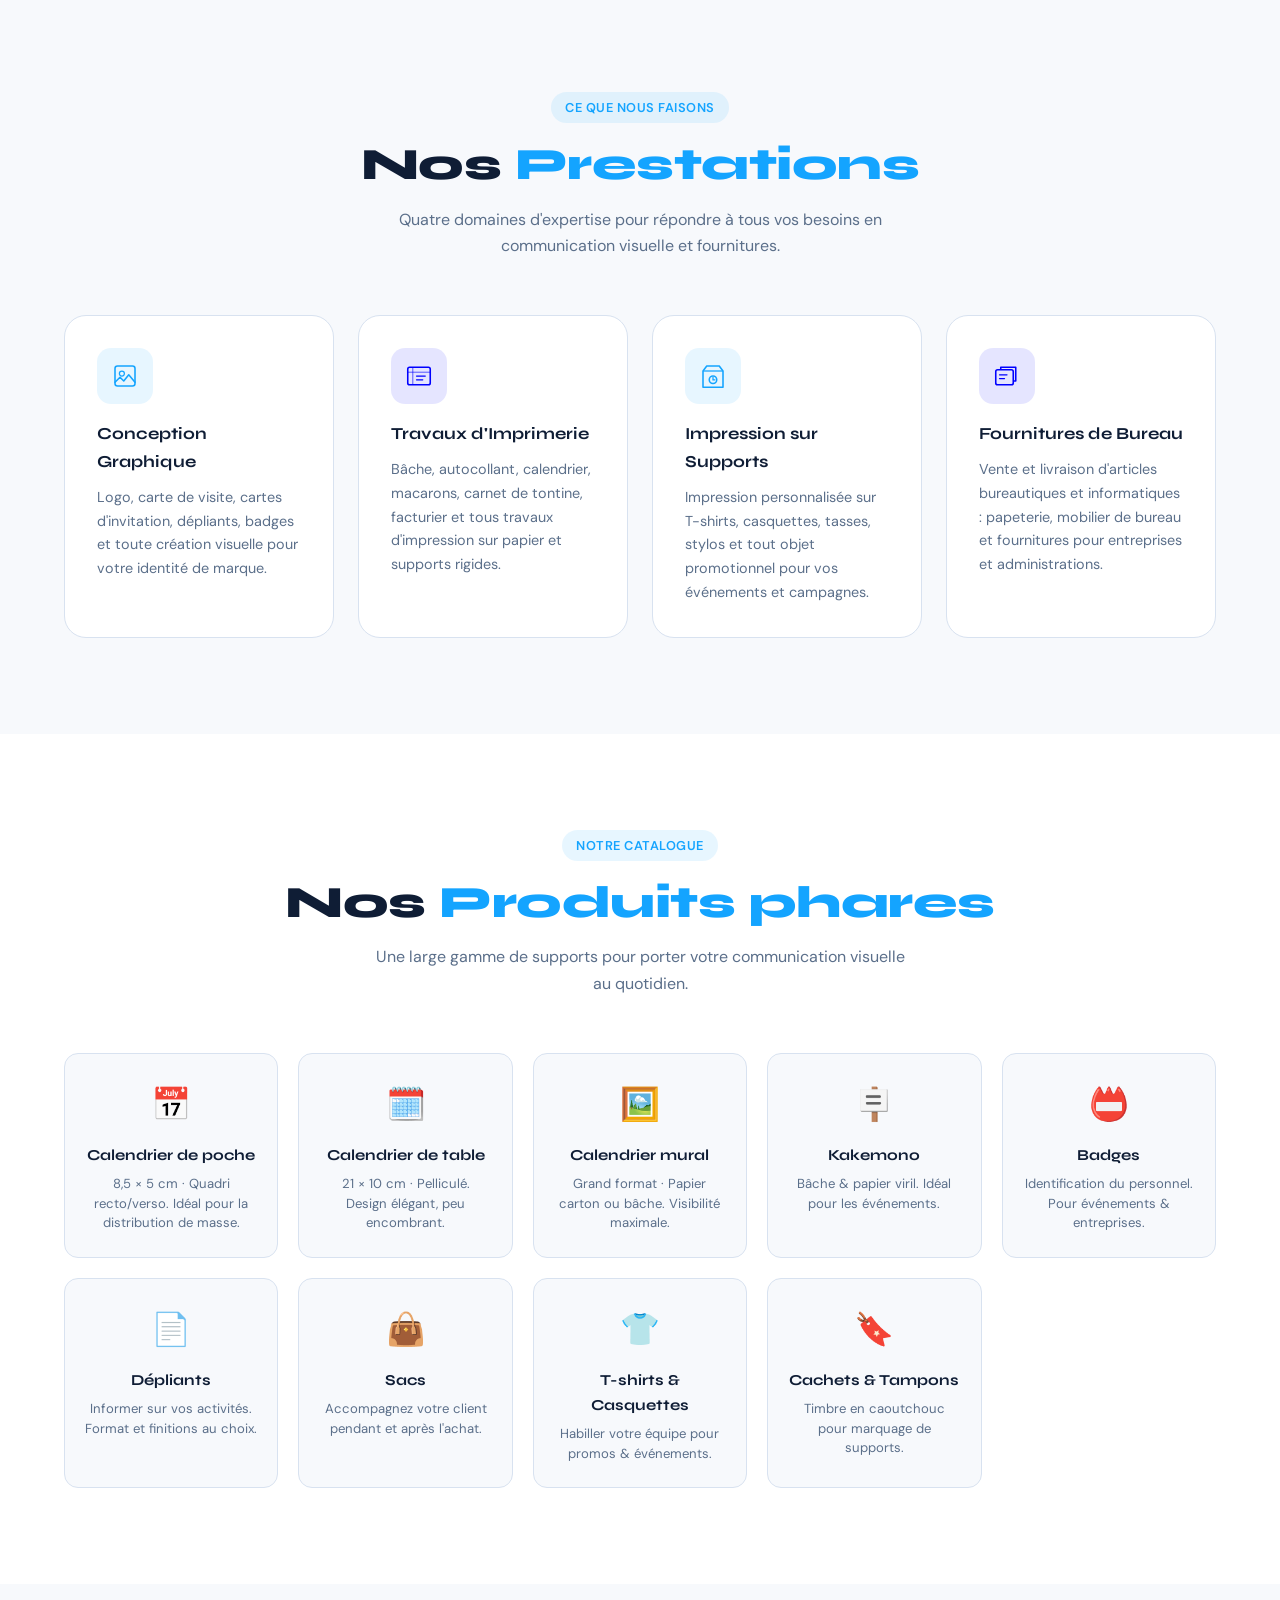
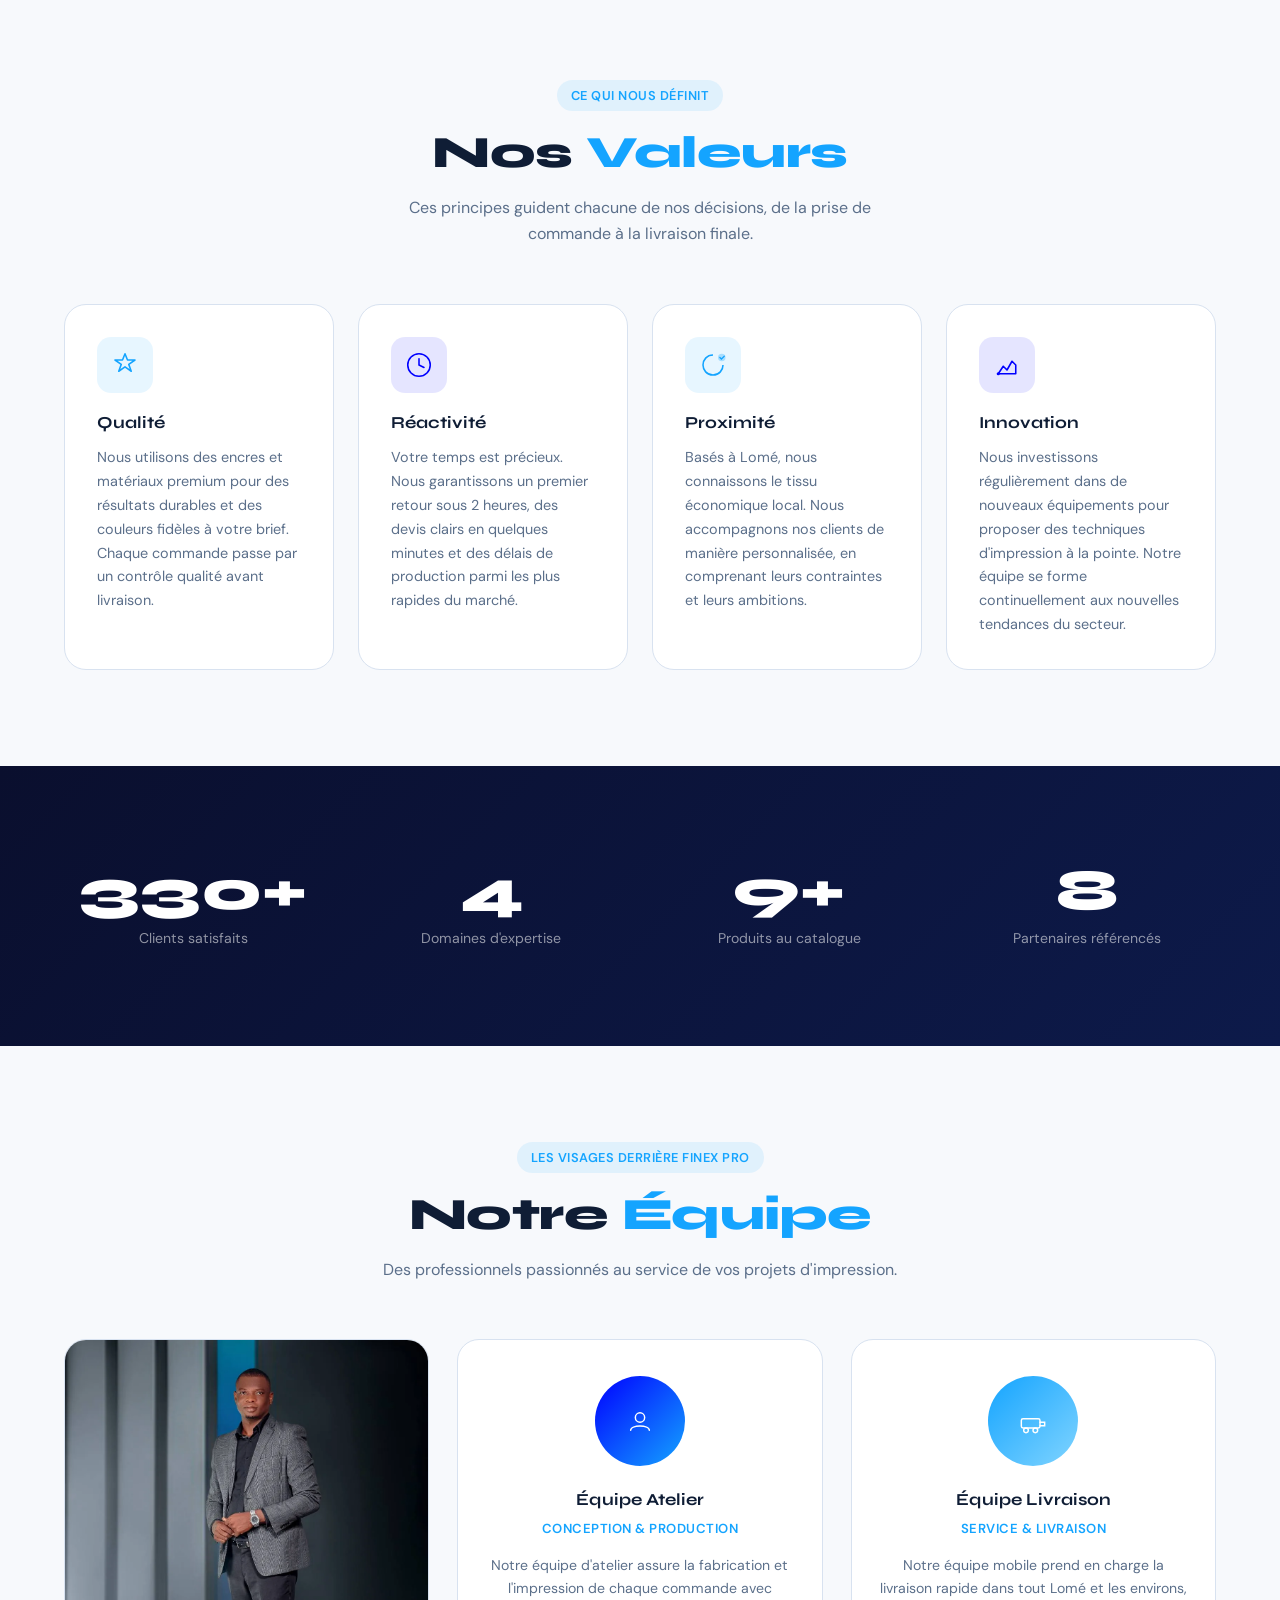
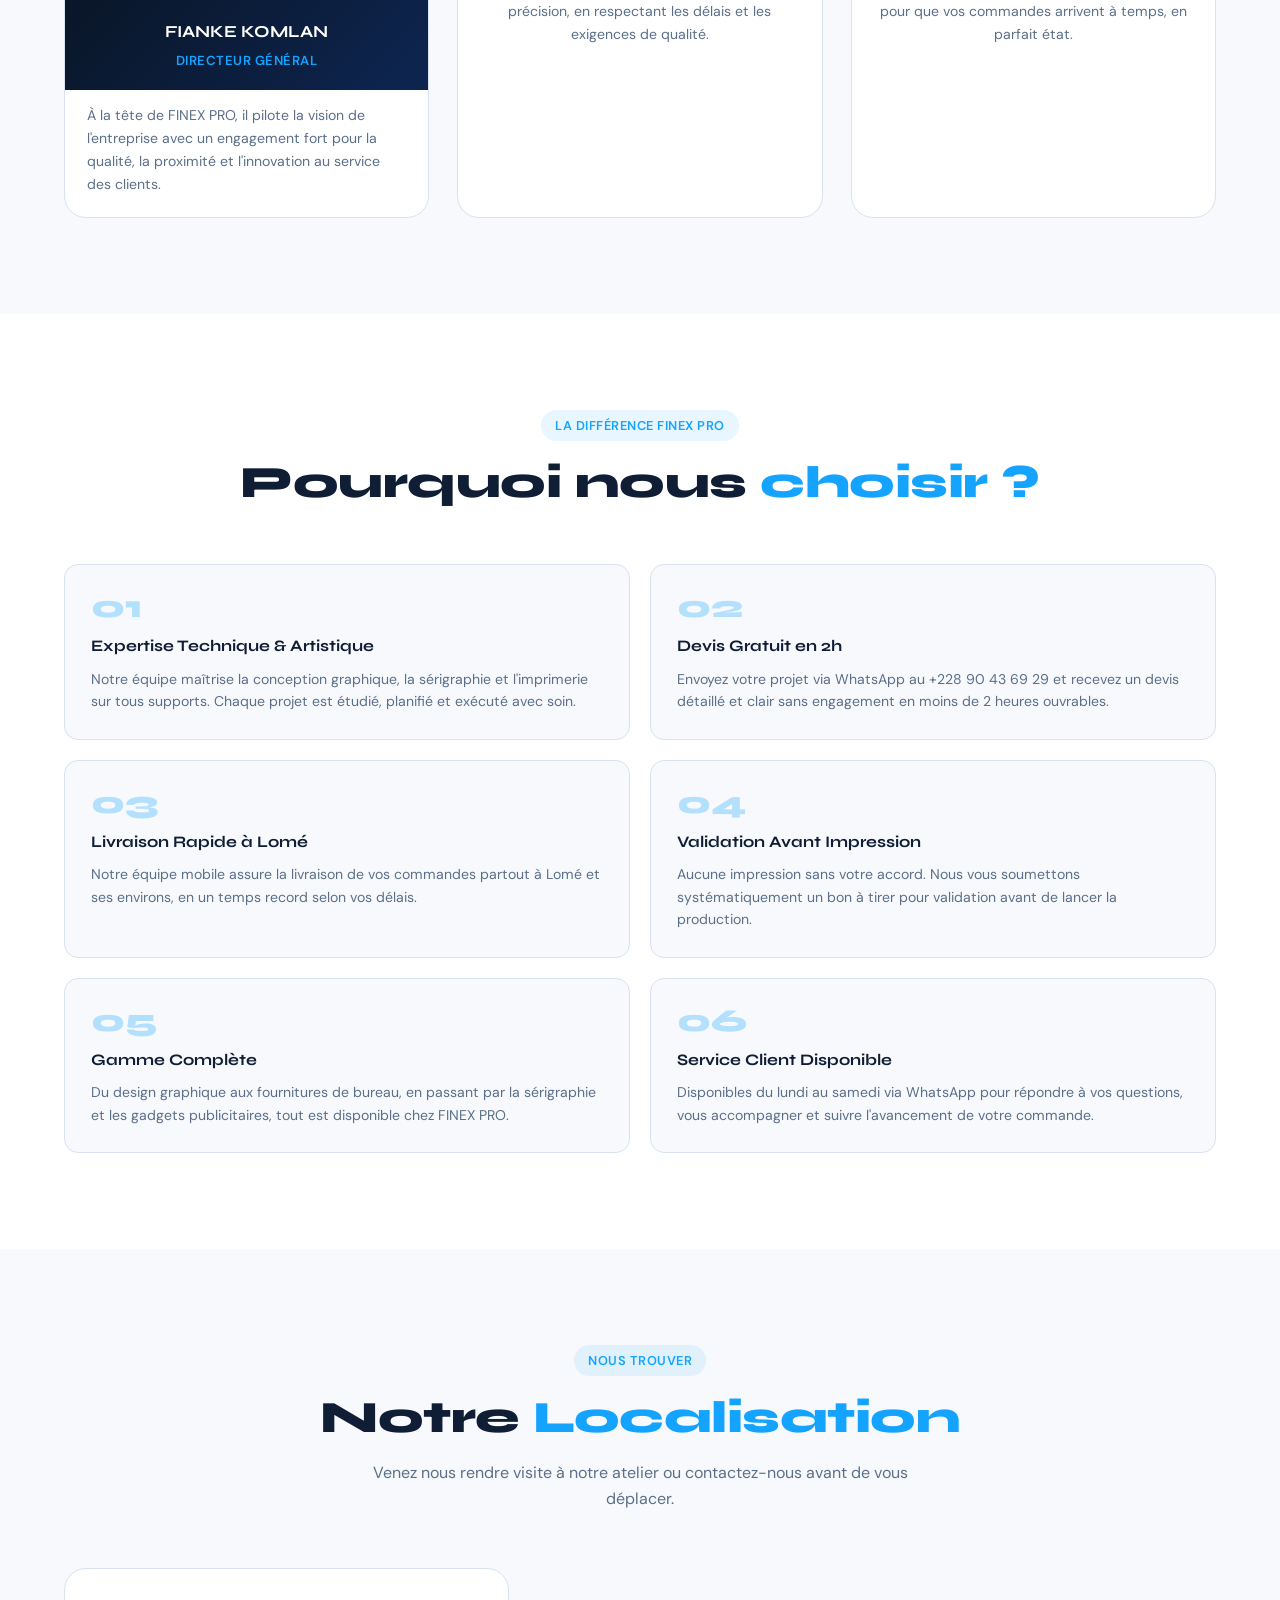
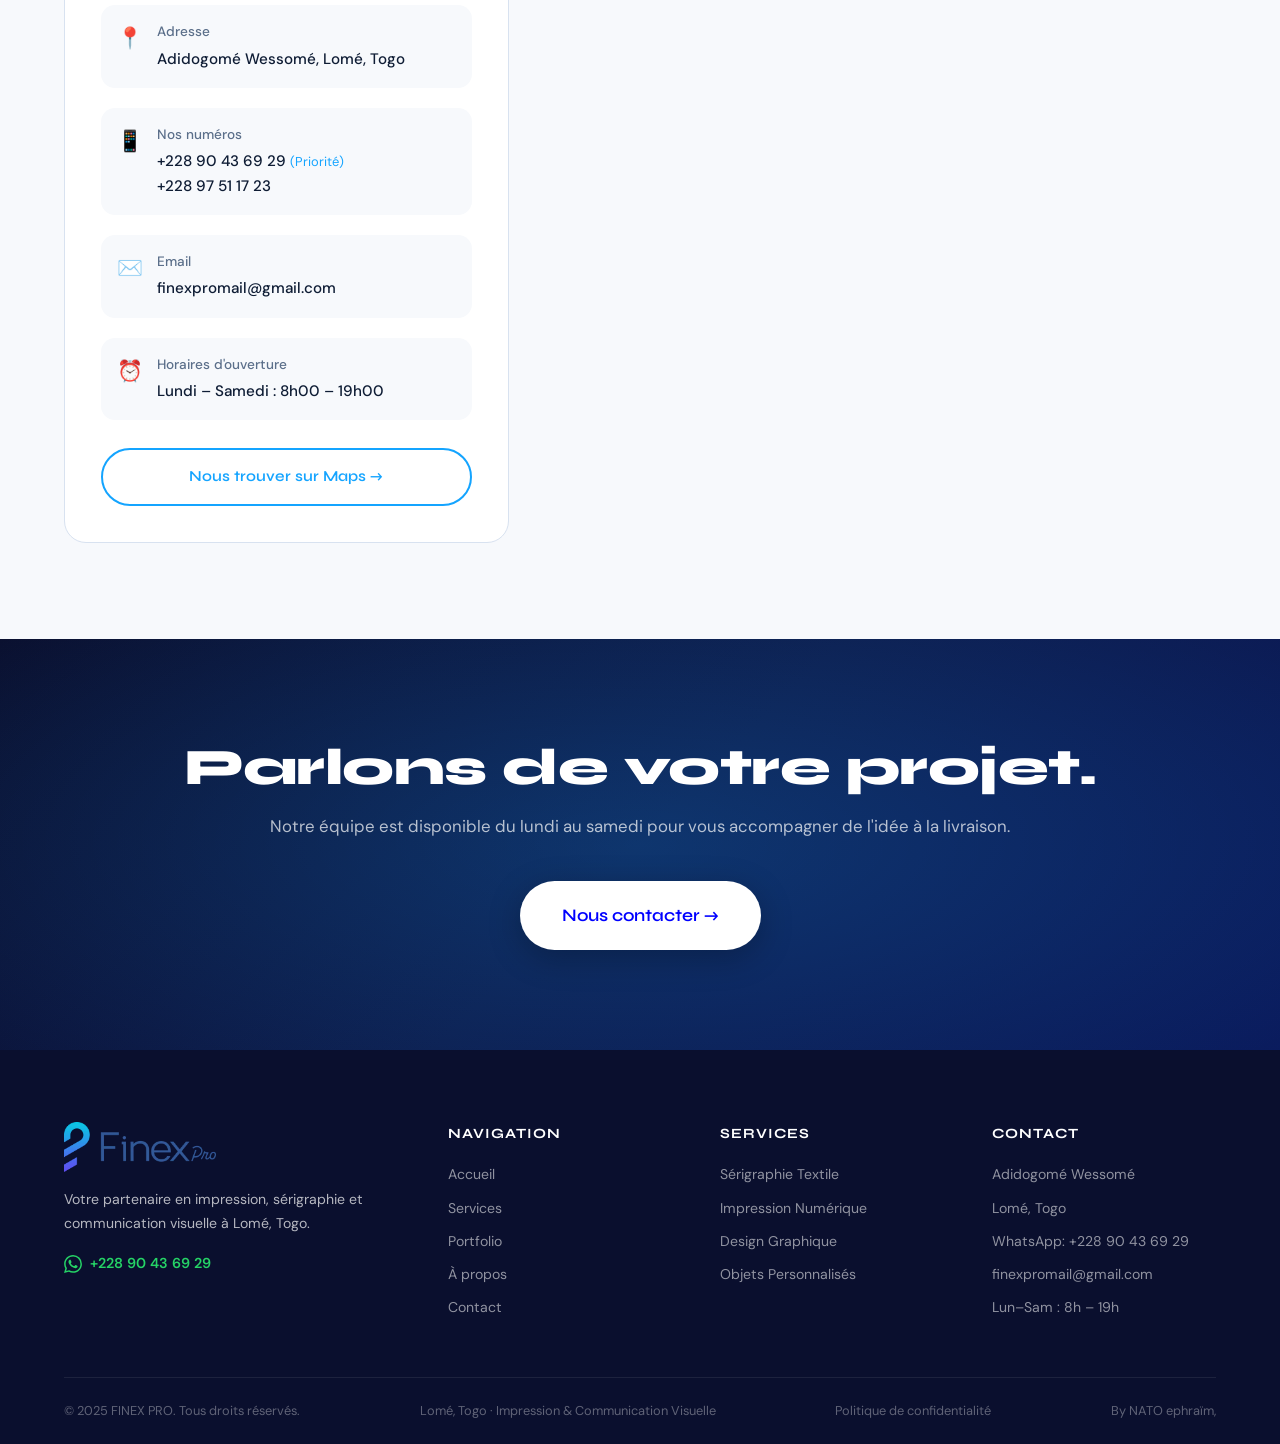
<file: about.html>
﻿<!DOCTYPE html>
<html lang="fr">
<head>
  <meta charset="UTF-8" />
  <meta name="viewport" content="width=device-width, initial-scale=1.0" />
  <title>À Propos | FINEX PRO | Agence d'Imprimerie & Sérigraphie à Lomé, Togo</title>
    <!-- Aperçu de lien (WhatsApp, Facebook, LinkedIn, X) -->
    <meta property="og:type" content="website" />
    <meta property="og:site_name" content="FINEX PRO" />
    <meta property="og:locale" content="fr_FR" />
    <meta property="og:url" content="https://finexpro.tech/about.html" />
    <meta property="og:title" content="À Propos | FINEX PRO | Agence d&#x27;Imprimerie &amp; Sérigraphie à Lomé, Togo" />
    <meta property="og:description" content="FINEX PRO, agence spécialisée en imprimerie, sérigraphie, design graphique et fournitures de bureau à Lomé – Adidogomé, Togo. Découvrez notre équipe et nos prestations." />
    <meta property="og:image" content="https://finexpro.tech/assets/images/og-image.jpg" />
    <meta property="og:image:secure_url" content="https://finexpro.tech/assets/images/og-image.jpg" />
    <meta property="og:image:type" content="image/jpeg" />
    <meta property="og:image:width" content="1200" />
    <meta property="og:image:height" content="630" />
    <meta property="og:image:alt" content="Logo FINEX PRO, Creative Solutions &amp; Global Printing" />
    <meta name="twitter:card" content="summary_large_image" />
    <meta name="twitter:title" content="À Propos | FINEX PRO | Agence d&#x27;Imprimerie &amp; Sérigraphie à Lomé, Togo" />
    <meta name="twitter:description" content="FINEX PRO, agence spécialisée en imprimerie, sérigraphie, design graphique et fournitures de bureau à Lomé – Adidogomé, Togo. Découvrez notre équipe et nos prestations." />
    <meta name="twitter:image" content="https://finexpro.tech/assets/images/og-image.jpg" />
  <meta name="description" content="FINEX PRO, agence spécialisée en imprimerie, sérigraphie, design graphique et fournitures de bureau à Lomé – Adidogomé, Togo. Découvrez notre équipe et nos prestations." />
  <link rel="preconnect" href="https://fonts.googleapis.com" />
  <link rel="preconnect" href="https://fonts.gstatic.com" crossorigin />
  <link href="https://fonts.googleapis.com/css2?family=Syne:wght@400;600;700;800&family=DM+Sans:ital,opsz,wght@0,9..40,300;0,9..40,400;0,9..40,500;1,9..40,300&display=swap" rel="stylesheet" />
  <link rel="stylesheet" href="style.css" />
  <link rel="icon" href="assets/images/favicon.svg"  />
</head>
<body class="page-inner">

  <a href="https://wa.me/22890436929?text=Bonjour%2C%20je%20souhaite%20obtenir%20un%20devis%20pour%20des%20services%20d%27impression."
     class="wa-float" target="_blank" rel="noopener" aria-label="Contact WhatsApp">
    <svg viewBox="0 0 24 24" fill="currentColor"><path d="M17.472 14.382c-.297-.149-1.758-.867-2.03-.967-.273-.099-.471-.148-.67.15-.197.297-.767.966-.94 1.164-.173.199-.347.223-.644.075-.297-.15-1.255-.463-2.39-1.475-.883-.788-1.48-1.761-1.653-2.059-.173-.297-.018-.458.13-.606.134-.133.298-.347.446-.52.149-.174.198-.298.298-.497.099-.198.05-.371-.025-.52-.075-.149-.669-1.612-.916-2.207-.242-.579-.487-.5-.669-.51-.173-.008-.371-.01-.57-.01-.198 0-.52.074-.792.372-.272.297-1.04 1.016-1.04 2.479 0 1.462 1.065 2.875 1.213 3.074.149.198 2.096 3.2 5.077 4.487.709.306 1.262.489 1.694.625.712.227 1.36.195 1.871.118.571-.085 1.758-.719 2.006-1.413.248-.694.248-1.289.173-1.413-.074-.124-.272-.198-.57-.347m-5.421 7.403h-.004a9.87 9.87 0 01-5.031-1.378l-.361-.214-3.741.982.998-3.648-.235-.374a9.86 9.86 0 01-1.51-5.26c.001-5.45 4.436-9.884 9.888-9.884 2.64 0 5.122 1.03 6.988 2.898a9.825 9.825 0 012.893 6.994c-.003 5.45-4.437 9.884-9.885 9.884m8.413-18.297A11.815 11.815 0 0012.05 0C5.495 0 .16 5.335.157 11.892c0 2.096.547 4.142 1.588 5.945L.057 24l6.305-1.654a11.882 11.882 0 005.683 1.448h.005c6.554 0 11.89-5.335 11.893-11.893a11.821 11.821 0 00-3.48-8.413Z"/></svg>
    <span>WhatsApp</span>
  </a>

  <nav class="navbar" id="navbar">
    <div class="nav-inner">
      <a href="index.html" class="nav-logo">
        <span class="logo-mark"><img loading="lazy" decoding="async" src="assets/images/logo-symbole-finexpro-1.webp" alt="FINEX PRO"></span>
      </a>
      <button class="nav-toggle" id="navToggle" aria-label="Menu">
        <span></span><span></span><span></span>
      </button>
      <ul class="nav-links" id="navLinks">
        <li><a href="index.html" class="nav-link" data-i18n="nav.home">Accueil</a></li>
        <li><a href="services.html" class="nav-link" data-i18n="nav.services">Services</a></li>
        <li><a href="portfolio.html" class="nav-link" data-i18n="nav.portfolio">Portfolio</a></li>
        <li><a href="about.html" class="nav-link active" data-i18n="nav.about">À propos</a></li>
        <li><a href="contact.html" class="nav-link" data-i18n="nav.contact">Contact</a></li>
        <li><a href="devis.html" class="btn btn-nav" data-i18n="nav.devis">Devis gratuit</a></li>
        <li class="nav-controls">
          <div class="lang-switcher">
            <button class="lang-btn active" data-lang="fr">FR</button>
            <button class="lang-btn" data-lang="en">EN</button>
          </div>
        </li>
      </ul>
    </div>
  </nav>

  <!-- ========== HERO ========== -->
  <section class="page-hero">
    <div class="page-hero-bg">
      <div class="hero-mesh"></div>
      <div class="hero-grid"></div>
    </div>
    <div class="container">
      <div class="page-hero-content">
        <nav class="breadcrumb" aria-label="fil d'Ariane">
          <a href="index.html">Accueil</a>
          <span class="breadcrumb-sep">›</span>
          <span>À Propos</span>
        </nav>
        <h1 class="page-hero-title reveal" data-i18n="about.hero.title">À Propos de FINEX PRO</h1>
        <p class="page-hero-sub reveal" data-i18n="about.hero.sub">Imprimerie, sérigraphie, design graphique et fournitures de bureau, votre partenaire visuel à Lomé, Togo.</p>
      </div>
    </div>
  </section>

  <!-- ========== PRÉSENTATION ========== -->
  <section class="section">
    <div class="container">
      <div class="about-inner">
        <div class="about-visual reveal">
          <div class="about-card-main">
            <div class="about-icon-big">
              <svg viewBox="0 0 120 120" fill="none" width="80" height="80">
                <circle cx="60" cy="60" r="55" stroke="#14a4ff" stroke-width="2" opacity=".3"/>
                <circle cx="60" cy="60" r="40" stroke="#14a4ff" stroke-width="2" opacity=".5"/>
                <path d="M38 60 L52 74 L82 44" stroke="#14a4ff" stroke-width="4" stroke-linecap="round" stroke-linejoin="round"/>
              </svg>
            </div>
            <div class="about-tagline" data-i18n="about.tagline">Votre partenaire impression</div>
          </div>
          <div class="about-badge-float">+500 clients</div>
        </div>

        <div class="about-text reveal" data-delay="100">
          <span class="section-tag" data-i18n="about.who.tag">Qui sommes-nous</span>
          <h2 class="section-title"><span data-i18n="about.who.title">FINEX PRO,</span><br /><em data-i18n="about.who.title.em">l'impression au service de votre image</em></h2>
          <p data-i18n="about.who.p1">FINEX PRO est une agence de prestation de services d'imprimerie spécialisée dans la conception de graphique visuel et le choix sur les couleurs : design graphique, conception de logo, flyers, dépliants, affiche publicitaire, impression sur tous supports (papier, habit, vinyle, bâche...).</p>
          <p data-i18n="about.who.p2">Implantée à Lomé – Adidogomé, nous sommes spécialisés dans les services d'imprimerie, de sérigraphie et la vente de fournitures de bureau. Nous accompagnons entreprises, associations et particuliers du Togo dans tous leurs projets de communication visuelle.</p>
          <p data-i18n="about.who.p3">Notre agence dispose d'une équipe dynamique pour recevoir et analyser vos demandes, et d'une équipe mobile pour vous servir et vous livrer en un temps record. Nos services ont acquis de l'expérience et de la compétence pour étudier, planifier, estimer le budget nécessaire et réaliser un projet de la phase d'étude jusqu'à son terme.</p>
          <div class="about-values">
            <div class="value-pill" data-i18n="about.mission.pill">Mission</div>
            <p class="value-text" data-i18n="about.mission.val">Mettre à votre disposition notre expertise technique et artistique pour la réalisation de tous vos projets d'imprimerie et de sérigraphie, avec des solutions innovantes et créatives.</p>
            <div class="value-pill" data-i18n="about.vision.pill">Vision</div>
            <p class="value-text" data-i18n="about.vision.val">Devenir la référence incontournable de la communication visuelle au Togo, en plaçant la satisfaction client au cœur de chaque réalisation.</p>
          </div>
        </div>
      </div>
    </div>
  </section>

  <!-- ========== NOS PRESTATIONS ========== -->
  <section class="section" style="background:var(--gray-50)">
    <div class="container">
      <div class="section-header reveal">
        <span class="section-tag" data-i18n="about.svc.tag">Ce que nous faisons</span>
        <h2 class="section-title"><span data-i18n="about.svc.title">Nos</span> <em data-i18n="about.svc.title.em">Prestations</em></h2>
        <p class="section-desc" data-i18n="about.svc.desc">Quatre domaines d'expertise pour répondre à tous vos besoins en communication visuelle et fournitures.</p>
      </div>
      <div class="values-grid">

        <div class="value-card reveal" data-delay="0">
          <div class="value-icon" style="--vic:#14a4ff">
            <svg viewBox="0 0 48 48" fill="none" width="30" height="30">
              <rect x="8" y="8" width="32" height="32" rx="4" stroke="currentColor" stroke-width="2.5"/>
              <circle cx="19" cy="20" r="4" stroke="currentColor" stroke-width="2"/>
              <path d="M8 34 L16 26 L22 32 L30 22 L40 34" stroke="currentColor" stroke-width="2.5" stroke-linecap="round" stroke-linejoin="round"/>
            </svg>
          </div>
          <h3 data-i18n="about.svc1.title">Conception Graphique</h3>
          <p data-i18n="about.svc1.p">Logo, carte de visite, cartes d'invitation, dépliants, badges et toute création visuelle pour votre identité de marque.</p>
        </div>

        <div class="value-card reveal" data-delay="100">
          <div class="value-icon" style="--vic:#0000ff">
            <svg viewBox="0 0 48 48" fill="none" width="30" height="30">
              <rect x="6" y="10" width="36" height="28" rx="3" stroke="currentColor" stroke-width="2.5"/>
              <path d="M14 10 L14 38" stroke="currentColor" stroke-width="2" opacity=".5"/>
              <path d="M6 18 L42 18" stroke="currentColor" stroke-width="2" opacity=".5"/>
              <path d="M20 24 L34 24M20 30 L30 30" stroke="currentColor" stroke-width="2" stroke-linecap="round"/>
            </svg>
          </div>
          <h3 data-i18n="about.svc2.title">Travaux d'Imprimerie</h3>
          <p data-i18n="about.svc2.p">Bâche, autocollant, calendrier, macarons, carnet de tontine, facturier et tous travaux d'impression sur papier et supports rigides.</p>
        </div>

        <div class="value-card reveal" data-delay="200">
          <div class="value-icon" style="--vic:#14a4ff">
            <svg viewBox="0 0 48 48" fill="none" width="30" height="30">
              <path d="M14 8 L34 8 L40 16 L40 42 L8 42 L8 16 Z" stroke="currentColor" stroke-width="2.5" stroke-linejoin="round"/>
              <path d="M8 16 L40 16" stroke="currentColor" stroke-width="2"/>
              <circle cx="24" cy="30" r="6" stroke="currentColor" stroke-width="2.5"/>
              <path d="M24 26 L24 30 L27 30" stroke="currentColor" stroke-width="2" stroke-linecap="round"/>
            </svg>
          </div>
          <h3 data-i18n="about.svc3.title">Impression sur Supports</h3>
          <p data-i18n="about.svc3.p">Impression personnalisée sur T-shirts, casquettes, tasses, stylos et tout objet promotionnel pour vos événements et campagnes.</p>
        </div>

        <div class="value-card reveal" data-delay="300">
          <div class="value-icon" style="--vic:#0000ff">
            <svg viewBox="0 0 48 48" fill="none" width="30" height="30">
              <rect x="6" y="14" width="28" height="24" rx="3" stroke="currentColor" stroke-width="2.5"/>
              <path d="M14 14 L14 10 L38 10 L38 32 L34 32" stroke="currentColor" stroke-width="2.5" stroke-linejoin="round"/>
              <path d="M12 22 L24 22M12 28 L20 28" stroke="currentColor" stroke-width="2" stroke-linecap="round"/>
            </svg>
          </div>
          <h3 data-i18n="about.svc4.title">Fournitures de Bureau</h3>
          <p data-i18n="about.svc4.p">Vente et livraison d'articles bureautiques et informatiques : papeterie, mobilier de bureau et fournitures pour entreprises et administrations.</p>
        </div>

      </div>
    </div>
  </section>

  <!-- ========== NOS PRODUITS ========== -->
  <section class="section">
    <div class="container">
      <div class="section-header reveal">
        <span class="section-tag" data-i18n="about.prod.tag">Notre catalogue</span>
        <h2 class="section-title"><span data-i18n="about.prod.title">Nos</span> <em data-i18n="about.prod.title.em">Produits phares</em></h2>
        <p class="section-desc" data-i18n="about.prod.desc">Une large gamme de supports pour porter votre communication visuelle au quotidien.</p>
      </div>
      <div style="display:grid;grid-template-columns:repeat(auto-fill,minmax(200px,1fr));gap:20px;margin-top:16px;">

        <div class="reveal" data-delay="0" style="background:var(--gray-50);border:1px solid var(--gray-200);border-radius:var(--radius);padding:24px 20px;text-align:center;">
          <div style="font-size:2rem;margin-bottom:12px;">📅</div>
          <h4 style="font-family:'Syne',sans-serif;font-size:.95rem;font-weight:700;color:var(--text);margin-bottom:6px;" data-i18n="about.p1.title">Calendrier de poche</h4>
          <p style="font-size:.82rem;color:var(--text-muted);line-height:1.5;" data-i18n="about.p1.p">8,5 × 5 cm · Quadri recto/verso. Idéal pour la distribution de masse.</p>
        </div>

        <div class="reveal" data-delay="50" style="background:var(--gray-50);border:1px solid var(--gray-200);border-radius:var(--radius);padding:24px 20px;text-align:center;">
          <div style="font-size:2rem;margin-bottom:12px;">🗓️</div>
          <h4 style="font-family:'Syne',sans-serif;font-size:.95rem;font-weight:700;color:var(--text);margin-bottom:6px;" data-i18n="about.p2.title">Calendrier de table</h4>
          <p style="font-size:.82rem;color:var(--text-muted);line-height:1.5;" data-i18n="about.p2.p">21 × 10 cm · Pelliculé. Design élégant, peu encombrant.</p>
        </div>

        <div class="reveal" data-delay="100" style="background:var(--gray-50);border:1px solid var(--gray-200);border-radius:var(--radius);padding:24px 20px;text-align:center;">
          <div style="font-size:2rem;margin-bottom:12px;">🖼️</div>
          <h4 style="font-family:'Syne',sans-serif;font-size:.95rem;font-weight:700;color:var(--text);margin-bottom:6px;" data-i18n="about.p3.title">Calendrier mural</h4>
          <p style="font-size:.82rem;color:var(--text-muted);line-height:1.5;" data-i18n="about.p3.p">Grand format · Papier carton ou bâche. Visibilité maximale.</p>
        </div>

        <div class="reveal" data-delay="150" style="background:var(--gray-50);border:1px solid var(--gray-200);border-radius:var(--radius);padding:24px 20px;text-align:center;">
          <div style="font-size:2rem;margin-bottom:12px;">🪧</div>
          <h4 style="font-family:'Syne',sans-serif;font-size:.95rem;font-weight:700;color:var(--text);margin-bottom:6px;" data-i18n="about.p4.title">Kakemono</h4>
          <p style="font-size:.82rem;color:var(--text-muted);line-height:1.5;" data-i18n="about.p4.p">Bâche & papier viril. Idéal pour les événements.</p>
        </div>

        <div class="reveal" data-delay="200" style="background:var(--gray-50);border:1px solid var(--gray-200);border-radius:var(--radius);padding:24px 20px;text-align:center;">
          <div style="font-size:2rem;margin-bottom:12px;">📛</div>
          <h4 style="font-family:'Syne',sans-serif;font-size:.95rem;font-weight:700;color:var(--text);margin-bottom:6px;" data-i18n="about.p5.title">Badges</h4>
          <p style="font-size:.82rem;color:var(--text-muted);line-height:1.5;" data-i18n="about.p5.p">Identification du personnel. Pour événements & entreprises.</p>
        </div>

        <div class="reveal" data-delay="250" style="background:var(--gray-50);border:1px solid var(--gray-200);border-radius:var(--radius);padding:24px 20px;text-align:center;">
          <div style="font-size:2rem;margin-bottom:12px;">📄</div>
          <h4 style="font-family:'Syne',sans-serif;font-size:.95rem;font-weight:700;color:var(--text);margin-bottom:6px;" data-i18n="about.p6.title">Dépliants</h4>
          <p style="font-size:.82rem;color:var(--text-muted);line-height:1.5;" data-i18n="about.p6.p">Informer sur vos activités. Format et finitions au choix.</p>
        </div>

        <div class="reveal" data-delay="300" style="background:var(--gray-50);border:1px solid var(--gray-200);border-radius:var(--radius);padding:24px 20px;text-align:center;">
          <div style="font-size:2rem;margin-bottom:12px;">👜</div>
          <h4 style="font-family:'Syne',sans-serif;font-size:.95rem;font-weight:700;color:var(--text);margin-bottom:6px;" data-i18n="about.p7.title">Sacs</h4>
          <p style="font-size:.82rem;color:var(--text-muted);line-height:1.5;" data-i18n="about.p7.p">Accompagnez votre client pendant et après l'achat.</p>
        </div>

        <div class="reveal" data-delay="350" style="background:var(--gray-50);border:1px solid var(--gray-200);border-radius:var(--radius);padding:24px 20px;text-align:center;">
          <div style="font-size:2rem;margin-bottom:12px;">👕</div>
          <h4 style="font-family:'Syne',sans-serif;font-size:.95rem;font-weight:700;color:var(--text);margin-bottom:6px;" data-i18n="about.p8.title">T-shirts & Casquettes</h4>
          <p style="font-size:.82rem;color:var(--text-muted);line-height:1.5;" data-i18n="about.p8.p">Habiller votre équipe pour promos & événements.</p>
        </div>

        <div class="reveal" data-delay="400" style="background:var(--gray-50);border:1px solid var(--gray-200);border-radius:var(--radius);padding:24px 20px;text-align:center;">
          <div style="font-size:2rem;margin-bottom:12px;">🔖</div>
          <h4 style="font-family:'Syne',sans-serif;font-size:.95rem;font-weight:700;color:var(--text);margin-bottom:6px;" data-i18n="about.p9.title">Cachets & Tampons</h4>
          <p style="font-size:.82rem;color:var(--text-muted);line-height:1.5;" data-i18n="about.p9.p">Timbre en caoutchouc pour marquage de supports.</p>
        </div>

      </div>
    </div>
  </section>

  <!-- ========== NOS VALEURS ========== -->
  <section class="section" style="background:var(--gray-50)">
    <div class="container">
      <div class="section-header reveal">
        <span class="section-tag" data-i18n="about.val.tag">Ce qui nous définit</span>
        <h2 class="section-title"><span data-i18n="about.val.title">Nos</span> <em data-i18n="about.val.title.em">Valeurs</em></h2>
        <p class="section-desc" data-i18n="about.val.desc">Ces principes guident chacune de nos décisions, de la prise de commande à la livraison finale.</p>
      </div>
      <div class="values-grid">
        <div class="value-card reveal" data-delay="0">
          <div class="value-icon" style="--vic:#14a4ff">
            <svg viewBox="0 0 48 48" fill="none" width="30" height="30">
              <path d="M24 6 L28 16 L40 16 L30 23 L34 34 L24 27 L14 34 L18 23 L8 16 L20 16 Z" stroke="currentColor" stroke-width="2.5" fill="none" stroke-linejoin="round"/>
            </svg>
          </div>
          <h3 data-i18n="about.val1.title">Qualité</h3>
          <p data-i18n="about.val1.p">Des encres, matériaux et finitions soignés pour des résultats durables et des couleurs fidèles à votre brief. Chaque commande est contrôlée avant livraison.</p>
        </div>
        <div class="value-card reveal" data-delay="100">
          <div class="value-icon" style="--vic:#0000ff">
            <svg viewBox="0 0 48 48" fill="none" width="30" height="30">
              <circle cx="24" cy="24" r="18" stroke="currentColor" stroke-width="2.5"/>
              <path d="M24 14 L24 24 L32 28" stroke="currentColor" stroke-width="2.5" stroke-linecap="round"/>
            </svg>
          </div>
          <h3 data-i18n="about.val2.title">Réactivité</h3>
          <p data-i18n="about.val2.p">Devis gratuit en 2 heures via WhatsApp. Nous planifions, estimons le budget et réalisons votre projet de la phase d'étude jusqu'à son terme.</p>
        </div>
        <div class="value-card reveal" data-delay="200">
          <div class="value-icon" style="--vic:#14a4ff">
            <svg viewBox="0 0 48 48" fill="none" width="30" height="30">
              <path d="M24 8 C14 8 8 16 8 24 C8 32 14 40 24 40 C34 40 40 32 40 24" stroke="currentColor" stroke-width="2.5" fill="none"/>
              <circle cx="38" cy="12" r="6" fill="currentColor" opacity=".3"/>
              <path d="M35 12 L37.5 14.5 L42 10" stroke="currentColor" stroke-width="2" stroke-linecap="round"/>
            </svg>
          </div>
          <h3 data-i18n="about.val3.title">Proximité</h3>
          <p data-i18n="about.val3.p">Basés à Lomé – Adidogomé, nous connaissons le tissu économique local et accompagnons chaque client de manière personnalisée, en comprenant ses contraintes.</p>
        </div>
        <div class="value-card reveal" data-delay="300">
          <div class="value-icon" style="--vic:#0000ff">
            <svg viewBox="0 0 48 48" fill="none" width="30" height="30">
              <path d="M10 38 L18 26 L24 32 L32 18 L38 24 L38 38 Z" stroke="currentColor" stroke-width="2.5" fill="none" stroke-linejoin="round"/>
              <circle cx="10" cy="38" r="2.5" fill="currentColor"/>
            </svg>
          </div>
          <h3 data-i18n="about.val4.title">Innovation</h3>
          <p data-i18n="about.val4.p">Passionnés de notre métier, nous proposons des solutions innovantes et créatives pour apporter pleine satisfaction à tous vos besoins de communication visuelle.</p>
        </div>
      </div>
    </div>
  </section>

  <!-- ========== COMPTEURS ========== -->
  <section class="section counters-section">
    <div class="container">
      <div class="counters-grid" id="countersGrid">
        <div class="counter-item reveal" data-delay="0">
          <span class="counter-num" data-target="500" data-suffix="+">0+</span>
          <span class="counter-label" data-i18n="about.c1.label">Clients satisfaits</span>
        </div>
        <div class="counter-item reveal" data-delay="100">
          <span class="counter-num" data-target="4" data-suffix="">0</span>
          <span class="counter-label" data-i18n="about.c2.label">Domaines d'expertise</span>
        </div>
        <div class="counter-item reveal" data-delay="200">
          <span class="counter-num" data-target="9" data-suffix="+">0+</span>
          <span class="counter-label" data-i18n="about.c3.label">Produits au catalogue</span>
        </div>
        <div class="counter-item reveal" data-delay="300">
          <span class="counter-num" data-target="8" data-suffix="">0</span>
          <span class="counter-label" data-i18n="about.c4.label">Partenaires référencés</span>
        </div>
      </div>
    </div>
  </section>

  <!-- ========== ÉQUIPE ========== -->
  <section class="section" style="background:var(--gray-50)">
    <div class="container">
      <div class="section-header reveal">
        <span class="section-tag" data-i18n="about.team.tag">Les visages derrière FINEX PRO</span>
        <h2 class="section-title"><span data-i18n="about.team.title">Notre</span> <em data-i18n="about.team.title.em">Équipe</em></h2>
        <p class="section-desc" data-i18n="about.team.desc">Des professionnels passionnés au service de vos projets d'impression et de communication visuelle.</p>
      </div>
      <div class="team-grid" style="width:100%;box-sizing:border-box;">
        <div class="team-card team-card--photo reveal" data-delay="0">
          <div class="team-photo-wrap">
            <img src="assets/images/photo-ceo.webp" alt="FIANKE Komlan">
          </div>
          <div class="team-photo-info">
            <h3 class="team-name" data-i18n="about.t1.name">FIANKE Komlan</h3>
            <p class="team-role" data-i18n="about.t1.role">Directeur Général</p>
          </div>
          <p class="team-bio" data-i18n="about.t1.bio">Directeur de FINEX PRO, Fianke Komlan pilote l'agence avec une vision claire : offrir aux entreprises, associations et particuliers du Togo des solutions d'impression professionnelles, innovantes et accessibles.</p>
        </div>
        <div class="team-card reveal" data-delay="100">
          <div class="team-avatar" style="background:linear-gradient(135deg,#0000ff,#14a4ff)">
            <svg viewBox="0 0 48 48" fill="none" width="28" height="28">
              <circle cx="24" cy="18" r="8" stroke="white" stroke-width="2.5"/>
              <path d="M8 40 C8 30 40 30 40 40" stroke="white" stroke-width="2.5" stroke-linecap="round"/>
            </svg>
          </div>
          <h3 class="team-name" data-i18n="about.t2.name.a">Équipe Atelier</h3>
          <p class="team-role" data-i18n="about.t2.role.a">Conception &amp; Production</p>
          <p class="team-bio" data-i18n="about.t2.bio">Une équipe dynamique dédiée à recevoir et analyser vos demandes, concevoir vos projets graphiques et assurer une production de qualité, de la phase d'étude jusqu'à la réalisation finale.</p>
        </div>
        <div class="team-card reveal" data-delay="200">
          <div class="team-avatar" style="background:linear-gradient(135deg,#14a4ff,#80d4ff)">
            <svg viewBox="0 0 48 48" fill="none" width="28" height="28">
              <rect x="4" y="20" width="32" height="16" rx="3" stroke="white" stroke-width="2.5"/>
              <path d="M36 26 L44 26 L44 32 L36 32" stroke="white" stroke-width="2.5" stroke-linecap="round"/>
              <circle cx="12" cy="40" r="4" stroke="white" stroke-width="2.5"/>
              <circle cx="28" cy="40" r="4" stroke="white" stroke-width="2.5"/>
            </svg>
          </div>
          <h3 class="team-name" data-i18n="about.t3.name.a">Équipe Livraison</h3>
          <p class="team-role" data-i18n="about.t3.role.a">Service &amp; Livraison</p>
          <p class="team-bio" data-i18n="about.t3.bio">Une équipe mobile toujours prête à vous servir et vous livrer en un temps record, partout à Lomé et ses environs.</p>
        </div>
      </div>
    </div>
  </section>

  <!-- ========== POURQUOI NOUS CHOISIR ========== -->
  <section class="section">
    <div class="container">
      <div class="section-header reveal">
        <span class="section-tag" data-i18n="about.diff.tag">La différence FINEX PRO</span>
        <h2 class="section-title"><span data-i18n="about.diff.title">Pourquoi nous</span> <em data-i18n="about.diff.em">choisir ?</em></h2>
      </div>
      <div class="why-grid">
        <div class="why-card reveal" data-delay="0">
          <div class="why-num">01</div>
          <h4 data-i18n="about.why1.h">Expertise Technique & Artistique</h4>
          <p data-i18n="about.why1.p">Notre équipe maîtrise la conception graphique, la sérigraphie et l'imprimerie sur tous supports. Chaque projet est étudié, planifié et exécuté avec soin.</p>
        </div>
        <div class="why-card reveal" data-delay="100">
          <div class="why-num">02</div>
          <h4 data-i18n="about.why2.h">Devis Gratuit en 2h</h4>
          <p data-i18n="about.why2.p">Envoyez votre projet via WhatsApp au +228 90 43 69 29 et recevez un devis détaillé et clair sans engagement en moins de 2 heures ouvrables.</p>
        </div>
        <div class="why-card reveal" data-delay="200">
          <div class="why-num">03</div>
          <h4 data-i18n="about.why3.h">Livraison Rapide à Lomé</h4>
          <p data-i18n="about.why3.p">Notre équipe mobile assure la livraison de vos commandes partout à Lomé et ses environs, en un temps record selon vos délais.</p>
        </div>
        <div class="why-card reveal" data-delay="300">
          <div class="why-num">04</div>
          <h4 data-i18n="about.why4.h">Validation Avant Impression</h4>
          <p data-i18n="about.why4.p">Aucune impression sans votre accord. Nous vous soumettons systématiquement un bon à tirer pour validation avant de lancer la production.</p>
        </div>
        <div class="why-card reveal" data-delay="0">
          <div class="why-num">05</div>
          <h4 data-i18n="about.why5.h">Gamme Complète</h4>
          <p data-i18n="about.why5.p">Du design graphique aux fournitures de bureau, en passant par la sérigraphie et les gadgets publicitaires, tout est disponible chez FINEX PRO.</p>
        </div>
        <div class="why-card reveal" data-delay="100">
          <div class="why-num">06</div>
          <h4 data-i18n="about.why6.h">Service Client Disponible</h4>
          <p data-i18n="about.why6.p">Disponibles du lundi au samedi via WhatsApp pour répondre à vos questions, vous accompagner et suivre l'avancement de votre commande.</p>
        </div>
      </div>
    </div>
  </section>

  <!-- ========== LOCALISATION ========== -->
  <section class="section" style="background:var(--gray-50)">
    <div class="container">
      <div class="section-header reveal">
        <span class="section-tag" data-i18n="about.loc.tag">Nous trouver</span>
        <h2 class="section-title"><span data-i18n="about.loc.title">Notre</span> <em data-i18n="about.loc.em">Localisation</em></h2>
        <p class="section-desc" data-i18n="about.loc.p">Venez nous rendre visite à notre atelier ou contactez-nous avant de vous déplacer.</p>
      </div>
      <div class="location-inner reveal">
        <div class="location-info">
          <div class="contact-card">
            <div class="contact-item">
              <div class="contact-icon">📍</div>
              <div>
                <strong data-i18n="about.loc.addr.label">Adresse</strong>
                <span>Adidogomé Wessomé, Lomé, Togo</span>
              </div>
            </div>
            <div class="contact-item">
              <div class="contact-icon">📱</div>
              <div>
                <strong data-i18n="about.loc.phone.label">Nos numéros</strong>
                <a href="https://wa.me/22890436929" target="_blank" style="display:block">+228 90 43 69 29 <span style="font-weight:400;color:var(--blue);font-size:.85em">(Priorité)</span></a>
                <a href="tel:+22897511723" style="display:block">+228 97 51 17 23</a>
              </div>
            </div>
            <div class="contact-item">
              <div class="contact-icon">✉️</div>
              <div>
                <strong data-i18n="about.loc.email.label">Email</strong>
                <a href="mailto:finexpromail@gmail.com">finexpromail@gmail.com</a>
              </div>
            </div>
            <div class="contact-item">
              <div class="contact-icon">⏰</div>
              <div>
                <strong data-i18n="about.loc.hours.label">Horaires d'ouverture</strong>
                <span data-i18n="about.loc.hours.val">Lundi – Samedi : 8h00 – 19h00</span>
              </div>
            </div>
            <a href="https://maps.app.goo.gl/oDMDVuEcW6DBfXsj8" target="_blank" rel="noopener" class="btn btn-outline btn-full" style="margin-top:8px;">
              <span data-i18n="about.loc.btn">Nous trouver sur Maps →</span>
            </a>
          </div>
        </div>
        <div class="location-map">
          <iframe
            src="https://maps.google.com/maps?q=6.199119,1.167007&z=17&output=embed"
            width="100%" height="320" style="border:0;border-radius:14px;" allowfullscreen="" loading="lazy" referrerpolicy="no-referrer-when-downgrade" title="Localisation FINEX PRO"></iframe>
        </div>
      </div>
    </div>
  </section>

  <!-- ========== CTA ========== -->
  <section class="cta-section reveal">
    <div class="cta-bg"></div>
    <div class="container">
      <div class="cta-inner">
        <h2 data-i18n="about.cta.title">Parlons de votre projet.</h2>
        <p data-i18n="about.cta.desc">Notre équipe est disponible du lundi au samedi pour vous accompagner de l'idée à la livraison.</p>
        <a href="contact.html" class="btn btn-cta" data-i18n="about.cta.btn">Nous contacter →</a>
      </div>
    </div>
  </section>

  <footer class="footer">
    <div class="container">
      <div class="footer-inner">
        <div class="footer-brand">
          <a href="index.html" class="nav-logo">
            <span class="logo-mark"><img loading="lazy" decoding="async" src="assets/images/logo-symbole-finexpro-1.webp" alt="FINEX PRO" /></span>
          </a>
          <p data-i18n="footer.brand.desc">Votre partenaire en impression, sérigraphie et communication visuelle à Lomé, Togo.</p>
          <a href="https://wa.me/22890436929" target="_blank" class="footer-wa">
            <svg viewBox="0 0 24 24" fill="currentColor" width="18" height="18"><path d="M17.472 14.382c-.297-.149-1.758-.867-2.03-.967-.273-.099-.471-.148-.67.15-.197.297-.767.966-.94 1.164-.173.199-.347.223-.644.075-.297-.15-1.255-.463-2.39-1.475-.883-.788-1.48-1.761-1.653-2.059-.173-.297-.018-.458.13-.606.134-.133.298-.347.446-.52.149-.174.198-.298.298-.497.099-.198.05-.371-.025-.52-.075-.149-.669-1.612-.916-2.207-.242-.579-.487-.5-.669-.51-.173-.008-.371-.01-.57-.01-.198 0-.52.074-.792.372-.272.297-1.04 1.016-1.04 2.479 0 1.462 1.065 2.875 1.213 3.074.149.198 2.096 3.2 5.077 4.487.709.306 1.262.489 1.694.625.712.227 1.36.195 1.871.118.571-.085 1.758-.719 2.006-1.413.248-.694.248-1.289.173-1.413-.074-.124-.272-.198-.57-.347m-5.421 7.403h-.004a9.87 9.87 0 01-5.031-1.378l-.361-.214-3.741.982.998-3.648-.235-.374a9.86 9.86 0 01-1.51-5.26c.001-5.45 4.436-9.884 9.888-9.884 2.64 0 5.122 1.03 6.988 2.898a9.825 9.825 0 012.893 6.994c-.003 5.45-4.437 9.884-9.885 9.884m8.413-18.297A11.815 11.815 0 0012.05 0C5.495 0 .16 5.335.157 11.892c0 2.096.547 4.142 1.588 5.945L.057 24l6.305-1.654a11.882 11.882 0 005.683 1.448h.005c6.554 0 11.89-5.335 11.893-11.893a11.821 11.821 0 00-3.48-8.413Z"/></svg>
            +228 90 43 69 29
          </a>
        </div>
        <div class="footer-links">
          <h4 data-i18n="footer.nav.h">Navigation</h4>
          <a href="index.html" data-i18n="nav.home">Accueil</a>
          <a href="services.html" data-i18n="nav.services">Services</a>
          <a href="portfolio.html" data-i18n="nav.portfolio">Portfolio</a>
          <a href="about.html" data-i18n="nav.about">À propos</a>
          <a href="contact.html" data-i18n="nav.contact">Contact</a>
        </div>
        <div class="footer-links">
          <h4 data-i18n="footer.svc.h">Services</h4>
          <a href="services.html#serigraphie" data-i18n="footer.svc.s1">Sérigraphie Textile</a>
          <a href="services.html#impression" data-i18n="footer.svc.s2">Impression Numérique</a>
          <a href="services.html#design" data-i18n="footer.svc.s3">Design Graphique</a>
          <a href="services.html#objets" data-i18n="footer.svc.s4">Objets Personnalisés</a>
        </div>
        <div class="footer-links">
          <h4 data-i18n="footer.contact.h">Contact</h4>
          <span>Adidogomé Wessomé</span>
          <span>Lomé, Togo</span>
          <a href="https://wa.me/22890436929" target="_blank">WhatsApp: +228 90 43 69 29</a>
          <a href="mailto:finexpromail@gmail.com">finexpromail@gmail.com</a>
          <span data-i18n="footer.hours">Lun–Sam : 8h – 19h</span>
        </div>
      </div>
      <div class="footer-bottom">
        <span data-i18n="footer.copy">© 2025 FINEX PRO. Tous droits réservés.</span>
        <span data-i18n="footer.tagline">Lomé, Togo · Impression &amp; Communication Visuelle</span>
        <a href="privacy.html" data-i18n="footer.privacy">Politique de confidentialité</a>
        <span>By NATO ephraïm,</span>
      </div>
    </div>
  </footer>

  <!-- Lightbox (photo CEO) -->
  <div class="lightbox" id="lightbox">
    <button class="lightbox-close" id="lightboxClose">✕</button>
    <div class="lightbox-inner" id="lightboxContent">
      <div class="lightbox-img-wrap" id="lightboxImg"></div>
      <div class="lightbox-info" id="lightboxInfo"></div>
    </div>
  </div>

  <script src="script.js"></script>
</body>
</html>
</file>
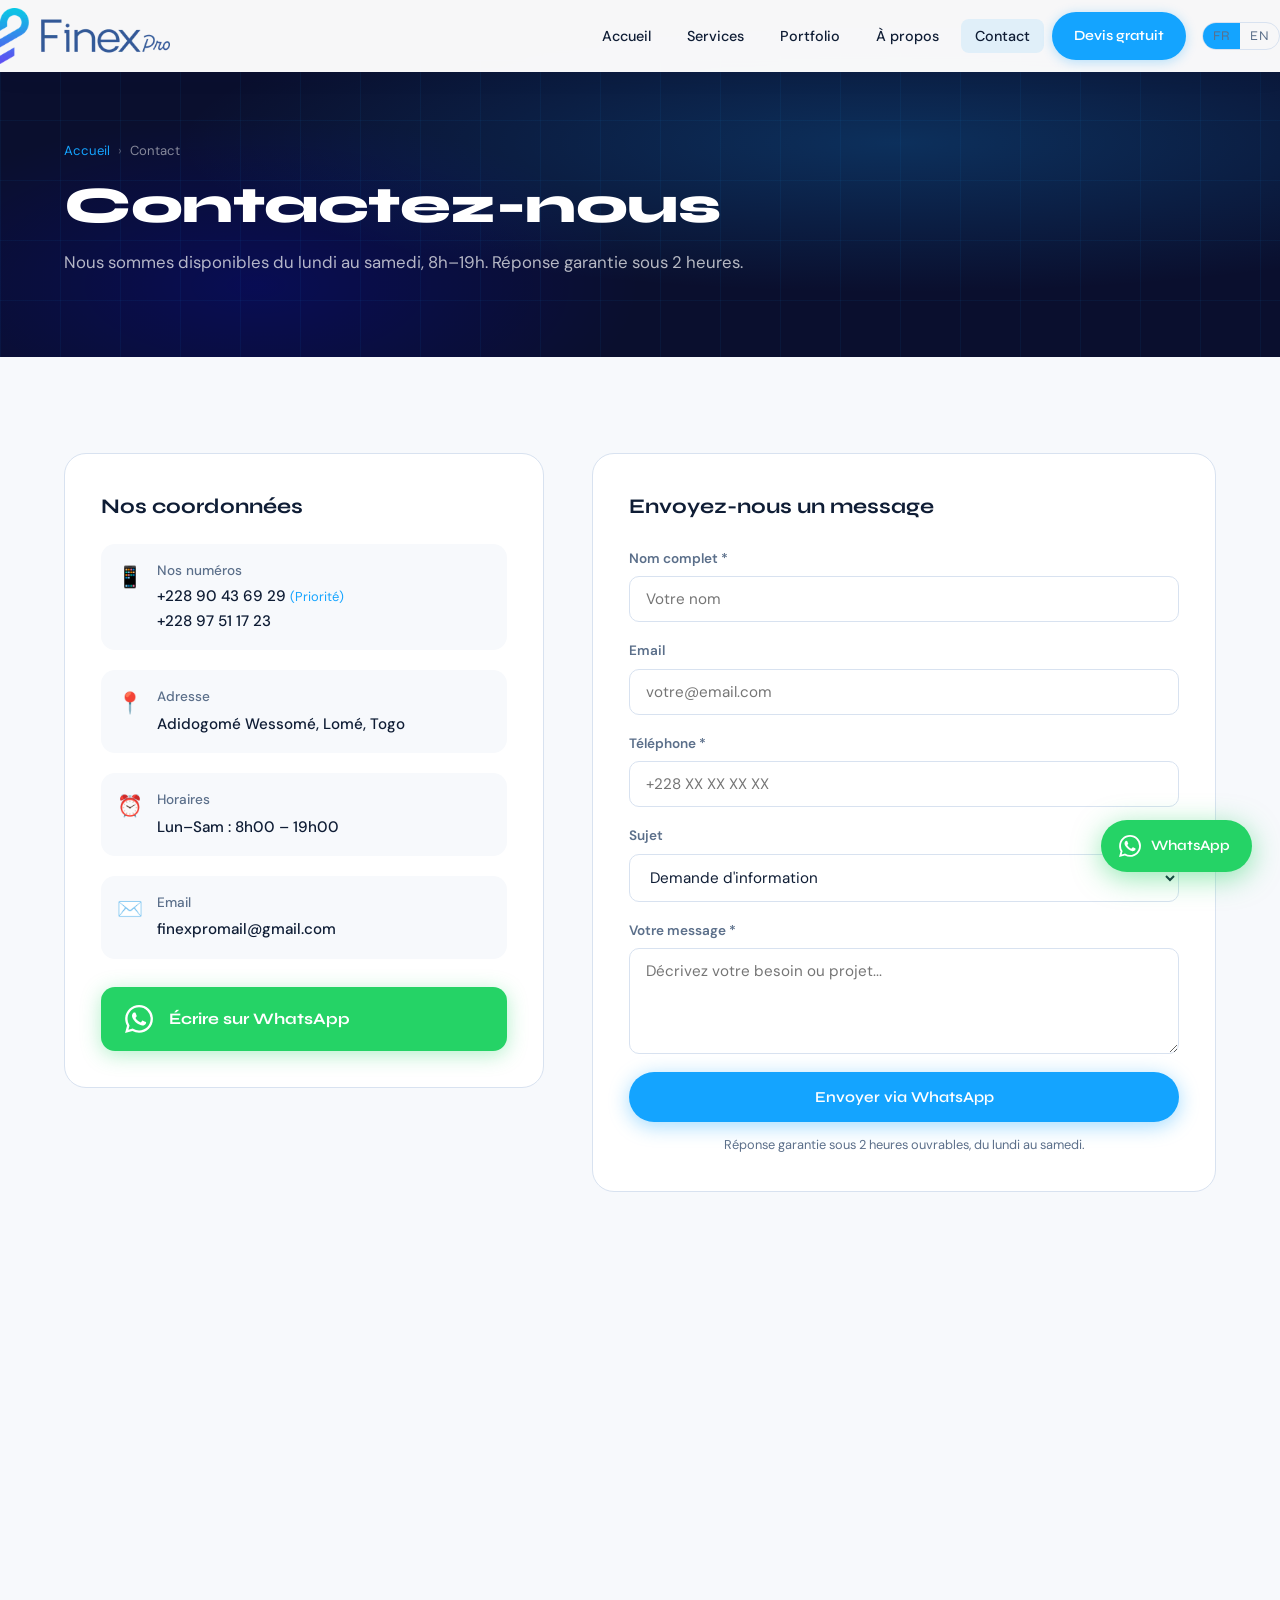
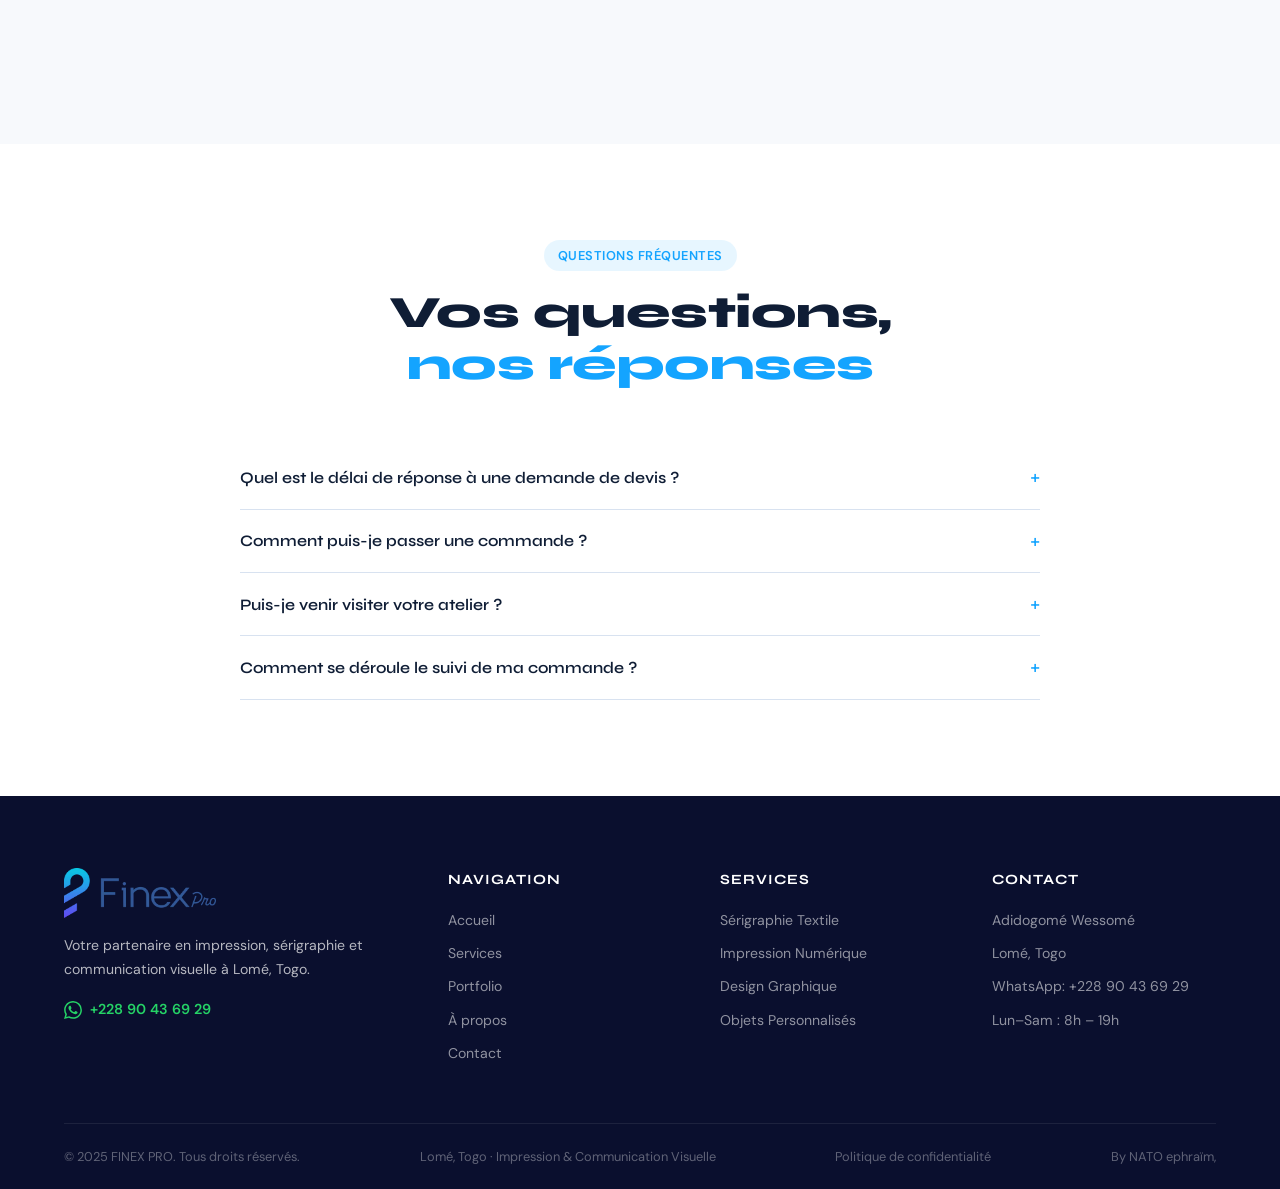
<file: contact.html>
﻿<!DOCTYPE html>
<html lang="fr">
<head>
  <meta charset="UTF-8" />
  <meta name="viewport" content="width=device-width, initial-scale=1.0" />
  <title>Contact | FINEX PRO | Nous Contacter à Lomé, Togo</title>
    <!-- Aperçu de lien (WhatsApp, Facebook, LinkedIn, X) -->
    <meta property="og:type" content="website" />
    <meta property="og:site_name" content="FINEX PRO" />
    <meta property="og:locale" content="fr_FR" />
    <meta property="og:url" content="https://finexpro.tech/contact.html" />
    <meta property="og:title" content="Contact | FINEX PRO | Nous Contacter à Lomé, Togo" />
    <meta property="og:description" content="Contactez FINEX PRO à Lomé, Togo. WhatsApp, formulaire de contact, adresse et horaires. Réponse garantie sous 2 heures." />
    <meta property="og:image" content="https://finexpro.tech/assets/images/og-image.jpg" />
    <meta property="og:image:secure_url" content="https://finexpro.tech/assets/images/og-image.jpg" />
    <meta property="og:image:type" content="image/jpeg" />
    <meta property="og:image:width" content="1200" />
    <meta property="og:image:height" content="630" />
    <meta property="og:image:alt" content="Logo FINEX PRO, Creative Solutions &amp; Global Printing" />
    <meta name="twitter:card" content="summary_large_image" />
    <meta name="twitter:title" content="Contact | FINEX PRO | Nous Contacter à Lomé, Togo" />
    <meta name="twitter:description" content="Contactez FINEX PRO à Lomé, Togo. WhatsApp, formulaire de contact, adresse et horaires. Réponse garantie sous 2 heures." />
    <meta name="twitter:image" content="https://finexpro.tech/assets/images/og-image.jpg" />
  <meta name="description" content="Contactez FINEX PRO à Lomé, Togo. WhatsApp, formulaire de contact, adresse et horaires. Réponse garantie sous 2 heures." />
  <link rel="preconnect" href="https://fonts.googleapis.com" />
  <link rel="preconnect" href="https://fonts.gstatic.com" crossorigin />
  <link href="https://fonts.googleapis.com/css2?family=Syne:wght@400;600;700;800&family=DM+Sans:ital,opsz,wght@0,9..40,300;0,9..40,400;0,9..40,500;1,9..40,300&display=swap" rel="stylesheet" />
  <link rel="stylesheet" href="style.css" />
  <link rel="icon" href="assets/images/favicon.svg"  />
</head>
<body class="page-inner">

  <a href="https://wa.me/22890436929?text=Bonjour%2C%20je%20souhaite%20obtenir%20un%20devis%20pour%20des%20services%20d%27impression."
     class="wa-float" target="_blank" rel="noopener" aria-label="Contact WhatsApp">
    <svg viewBox="0 0 24 24" fill="currentColor"><path d="M17.472 14.382c-.297-.149-1.758-.867-2.03-.967-.273-.099-.471-.148-.67.15-.197.297-.767.966-.94 1.164-.173.199-.347.223-.644.075-.297-.15-1.255-.463-2.39-1.475-.883-.788-1.48-1.761-1.653-2.059-.173-.297-.018-.458.13-.606.134-.133.298-.347.446-.52.149-.174.198-.298.298-.497.099-.198.05-.371-.025-.52-.075-.149-.669-1.612-.916-2.207-.242-.579-.487-.5-.669-.51-.173-.008-.371-.01-.57-.01-.198 0-.52.074-.792.372-.272.297-1.04 1.016-1.04 2.479 0 1.462 1.065 2.875 1.213 3.074.149.198 2.096 3.2 5.077 4.487.709.306 1.262.489 1.694.625.712.227 1.36.195 1.871.118.571-.085 1.758-.719 2.006-1.413.248-.694.248-1.289.173-1.413-.074-.124-.272-.198-.57-.347m-5.421 7.403h-.004a9.87 9.87 0 01-5.031-1.378l-.361-.214-3.741.982.998-3.648-.235-.374a9.86 9.86 0 01-1.51-5.26c.001-5.45 4.436-9.884 9.888-9.884 2.64 0 5.122 1.03 6.988 2.898a9.825 9.825 0 012.893 6.994c-.003 5.45-4.437 9.884-9.885 9.884m8.413-18.297A11.815 11.815 0 0012.05 0C5.495 0 .16 5.335.157 11.892c0 2.096.547 4.142 1.588 5.945L.057 24l6.305-1.654a11.882 11.882 0 005.683 1.448h.005c6.554 0 11.89-5.335 11.893-11.893a11.821 11.821 0 00-3.48-8.413Z"/></svg>
    <span>WhatsApp</span>
  </a>

  <nav class="navbar" id="navbar">
    <div class="nav-inner">
      <a href="index.html" class="nav-logo">
        <span class="logo-mark"><img loading="lazy" decoding="async" src="assets/images/logo-symbole-finexpro-1.webp" alt="FINEX PRO"></span>

      </a>
      <button class="nav-toggle" id="navToggle" aria-label="Menu">
        <span></span><span></span><span></span>
      </button>
      <ul class="nav-links" id="navLinks">
        <li><a href="index.html" class="nav-link" data-i18n="nav.home">Accueil</a></li>
        <li><a href="services.html" class="nav-link" data-i18n="nav.services">Services</a></li>
        <li><a href="portfolio.html" class="nav-link" data-i18n="nav.portfolio">Portfolio</a></li>
        <li><a href="about.html" class="nav-link" data-i18n="nav.about">À propos</a></li>
        <li><a href="contact.html" class="nav-link active" data-i18n="nav.contact">Contact</a></li>
        <li><a href="devis.html" class="btn btn-nav" data-i18n="nav.devis">Devis gratuit</a></li>
        <li class="nav-controls">
          <div class="lang-switcher">
            <button class="lang-btn active" data-lang="fr">FR</button>
            <button class="lang-btn" data-lang="en">EN</button>
          </div>
        </li>
      </ul>
    </div>
  </nav>

  <!-- Page Hero -->
  <section class="page-hero">
    <div class="page-hero-bg">
      <div class="hero-mesh"></div>
      <div class="hero-grid"></div>
    </div>
    <div class="container">
      <div class="page-hero-content">
        <nav class="breadcrumb" aria-label="fil d'Ariane">
          <a href="index.html">Accueil</a>
          <span class="breadcrumb-sep">›</span>
          <span>Contact</span>
        </nav>
        <h1 class="page-hero-title reveal" data-i18n="contact.hero.title">Contactez-nous</h1>
        <p class="page-hero-sub reveal" data-i18n="contact.hero.sub">Nous sommes disponibles du lundi au samedi, 8h–19h. Réponse garantie sous 2 heures.</p>
      </div>
    </div>
  </section>

  <!-- Bloc contact principal -->
  <section class="section contact">
    <div class="container">
      <div class="contact-inner">

        <div class="contact-info reveal">
          <div class="contact-card">
            <h3 data-i18n="contact.card.title">Nos coordonnées</h3>
            <div class="contact-item">
              <div class="contact-icon">📱</div>
              <div>
                <strong>Nos numéros</strong>
                <a href="https://wa.me/22890436929" target="_blank" style="display:block">+228 90 43 69 29 <span style="font-weight:400;color:var(--blue);font-size:.85em">(Priorité)</span></a>
                <a href="tel:+22897511723" style="display:block">+228 97 51 17 23</a>
              </div>
            </div>
            <div class="contact-item">
              <div class="contact-icon">📍</div>
              <div>
                <strong data-i18n="contact.info.addr">Adresse</strong>
                <span>Adidogomé Wessomé, Lomé, Togo</span>
              </div>
            </div>
            <div class="contact-item">
              <div class="contact-icon">⏰</div>
              <div>
                <strong data-i18n="contact.info.hours">Horaires</strong>
                <span>Lun–Sam : 8h00 – 19h00</span>
              </div>
            </div>
            <div class="contact-item">
              <div class="contact-icon">✉️</div>
              <div>
                <strong data-i18n="contact.info.email">Email</strong>
                <a href="mailto:finexpromail@gmail.com">finexpromail@gmail.com</a>
              </div>
            </div>

            <!-- Gros bouton WA -->
            <a href="https://wa.me/22890436929?text=Bonjour%20FINEX%20PRO%2C%20je%20souhaite%20vous%20contacter."
               class="btn-wa-big" target="_blank" rel="noopener">
              <svg viewBox="0 0 24 24" fill="currentColor" width="28" height="28">
                <path d="M17.472 14.382c-.297-.149-1.758-.867-2.03-.967-.273-.099-.471-.148-.67.15-.197.297-.767.966-.94 1.164-.173.199-.347.223-.644.075-.297-.15-1.255-.463-2.39-1.475-.883-.788-1.48-1.761-1.653-2.059-.173-.297-.018-.458.13-.606.134-.133.298-.347.446-.52.149-.174.198-.298.298-.497.099-.198.05-.371-.025-.52-.075-.149-.669-1.612-.916-2.207-.242-.579-.487-.5-.669-.51-.173-.008-.371-.01-.57-.01-.198 0-.52.074-.792.372-.272.297-1.04 1.016-1.04 2.479 0 1.462 1.065 2.875 1.213 3.074.149.198 2.096 3.2 5.077 4.487.709.306 1.262.489 1.694.625.712.227 1.36.195 1.871.118.571-.085 1.758-.719 2.006-1.413.248-.694.248-1.289.173-1.413-.074-.124-.272-.198-.57-.347m-5.421 7.403h-.004a9.87 9.87 0 01-5.031-1.378l-.361-.214-3.741.982.998-3.648-.235-.374a9.86 9.86 0 01-1.51-5.26c.001-5.45 4.436-9.884 9.888-9.884 2.64 0 5.122 1.03 6.988 2.898a9.825 9.825 0 012.893 6.994c-.003 5.45-4.437 9.884-9.885 9.884m8.413-18.297A11.815 11.815 0 0012.05 0C5.495 0 .16 5.335.157 11.892c0 2.096.547 4.142 1.588 5.945L.057 24l6.305-1.654a11.882 11.882 0 005.683 1.448h.005c6.554 0 11.89-5.335 11.893-11.893a11.821 11.821 0 00-3.48-8.413Z"/>
              </svg>
              <strong data-i18n="contact.wa.btn.title">Écrire sur WhatsApp</strong>
            </a>
          </div>
        </div>

        <div class="contact-form-wrap reveal" data-delay="150">
          <form class="contact-form" id="contactForm" novalidate>
            <h3 data-i18n="contact.form.title">Envoyez-nous un message</h3>
            <div class="form-group">
              <label for="name" data-i18n="contact.label.name">Nom complet *</label>
              <input type="text" id="name" name="name" placeholder="Votre nom" required />
            </div>
            <div class="form-group">
              <label for="email" data-i18n="contact.label.email">Email</label>
              <input type="email" id="email" name="email" placeholder="votre@email.com" />
            </div>
            <div class="form-group">
              <label for="phone" data-i18n="contact.label.phone">Téléphone *</label>
              <input type="tel" id="phone" name="phone" placeholder="+228 XX XX XX XX" required />
            </div>
            <div class="form-group">
              <label for="subject" data-i18n="contact.label.subject">Sujet</label>
              <select id="subject" name="subject">
                <option value="Demande d'information">Demande d'information</option>
                <option value="Devis">Devis</option>
                <option value="Réclamation">Réclamation</option>
                <option value="Partenariat">Partenariat</option>
                <option value="Autre">Autre</option>
              </select>
            </div>
            <div class="form-group">
              <label for="message" data-i18n="contact.label.message">Votre message *</label>
              <textarea id="message" name="message" rows="4" placeholder="Décrivez votre besoin ou projet..." required></textarea>
            </div>
            <button type="submit" class="btn btn-primary btn-full" data-i18n="contact.form.btn">Envoyer via WhatsApp</button>
            <p class="form-note" data-i18n="contact.form.note">Réponse garantie sous 2 heures ouvrables, du lundi au samedi.</p>
          </form>
        </div>

      </div>
    </div>
  </section>

  <!-- Carte -->
  <section class="section" style="background:var(--gray-50);padding-top:0">
    <div class="container">
      <iframe
        src="https://maps.google.com/maps?q=6.199119,1.167007&z=17&output=embed"
        width="100%" height="360" style="border:0;border-radius:14px;display:block;" allowfullscreen="" loading="lazy" referrerpolicy="no-referrer-when-downgrade" title="Localisation FINEX PRO"></iframe>
    </div>
  </section>

  <!-- FAQ rapide -->
  <section class="section faq-section">
    <div class="container">
      <div class="section-header reveal">
        <span class="section-tag" data-i18n="contact.faq.tag">Questions fréquentes</span>
        <h2 class="section-title"><span data-i18n="contact.faq.title">Vos questions,</span><br /><em data-i18n="contact.faq.title.em">nos réponses</em></h2>
      </div>
      <div class="faq-list reveal">
        <div class="faq-item">
          <button class="faq-question"><span data-i18n="contact.faq.q1">Quel est le délai de réponse à une demande de devis ?</span> <span class="faq-icon">+</span></button>
          <div class="faq-answer">
            <p>Nous répondons à toutes les demandes de devis dans un délai maximum de 2 heures ouvrables, du lundi au samedi de 8h à 19h. Le soir et le dimanche, votre message sera traité dès la prochaine ouverture.</p>
          </div>
        </div>
        <div class="faq-item">
          <button class="faq-question"><span data-i18n="contact.faq.q2">Comment puis-je passer une commande ?</span> <span class="faq-icon">+</span></button>
          <div class="faq-answer">
            <p>La manière la plus rapide est de nous contacter via WhatsApp au +228 90 43 69 29 ou de remplir le formulaire de devis sur cette page. Vous pouvez aussi venir directement à notre atelier d'Adidogomé Wessomé du lundi au samedi.</p>
          </div>
        </div>
        <div class="faq-item">
          <button class="faq-question"><span data-i18n="contact.faq.q3">Puis-je venir visiter votre atelier ?</span> <span class="faq-icon">+</span></button>
          <div class="faq-answer">
            <p>Oui, notre atelier est ouvert au public du lundi au samedi de 8h à 19h. Nous vous accueillons pour discuter de vos projets, voir des échantillons de nos réalisations et obtenir un devis sur place. Un appel préalable via WhatsApp est apprécié pour s'assurer de la disponibilité de notre équipe.</p>
          </div>
        </div>
        <div class="faq-item">
          <button class="faq-question"><span data-i18n="contact.faq.q4">Comment se déroule le suivi de ma commande ?</span> <span class="faq-icon">+</span></button>
          <div class="faq-answer">
            <p>Une fois votre commande confirmée, vous recevez des mises à jour régulières via WhatsApp : confirmation de commande, validation du BAT (bon à tirer), démarrage de production et notification de livraison/disponibilité. Vous pouvez aussi nous contacter à tout moment pour connaître l'avancement de votre commande.</p>
          </div>
        </div>
      </div>
    </div>
  </section>

  <footer class="footer">
    <div class="container">
      <div class="footer-inner">
        <div class="footer-brand">
          <a href="index.html" class="nav-logo">
            <span class="logo-mark"><img loading="lazy" decoding="async" src="assets/images/logo-symbole-finexpro-1.webp" alt="FINEX PRO" /></span>
          </a>
          <p data-i18n="footer.brand.desc">Votre partenaire en impression, sérigraphie et communication visuelle à Lomé, Togo.</p>
          <a href="https://wa.me/22890436929" target="_blank" class="footer-wa">
            <svg viewBox="0 0 24 24" fill="currentColor" width="18" height="18"><path d="M17.472 14.382c-.297-.149-1.758-.867-2.03-.967-.273-.099-.471-.148-.67.15-.197.297-.767.966-.94 1.164-.173.199-.347.223-.644.075-.297-.15-1.255-.463-2.39-1.475-.883-.788-1.48-1.761-1.653-2.059-.173-.297-.018-.458.13-.606.134-.133.298-.347.446-.52.149-.174.198-.298.298-.497.099-.198.05-.371-.025-.52-.075-.149-.669-1.612-.916-2.207-.242-.579-.487-.5-.669-.51-.173-.008-.371-.01-.57-.01-.198 0-.52.074-.792.372-.272.297-1.04 1.016-1.04 2.479 0 1.462 1.065 2.875 1.213 3.074.149.198 2.096 3.2 5.077 4.487.709.306 1.262.489 1.694.625.712.227 1.36.195 1.871.118.571-.085 1.758-.719 2.006-1.413.248-.694.248-1.289.173-1.413-.074-.124-.272-.198-.57-.347m-5.421 7.403h-.004a9.87 9.87 0 01-5.031-1.378l-.361-.214-3.741.982.998-3.648-.235-.374a9.86 9.86 0 01-1.51-5.26c.001-5.45 4.436-9.884 9.888-9.884 2.64 0 5.122 1.03 6.988 2.898a9.825 9.825 0 012.893 6.994c-.003 5.45-4.437 9.884-9.885 9.884m8.413-18.297A11.815 11.815 0 0012.05 0C5.495 0 .16 5.335.157 11.892c0 2.096.547 4.142 1.588 5.945L.057 24l6.305-1.654a11.882 11.882 0 005.683 1.448h.005c6.554 0 11.89-5.335 11.893-11.893a11.821 11.821 0 00-3.48-8.413Z"/></svg>
            +228 90 43 69 29
          </a>
        </div>
        <div class="footer-links">
          <h4 data-i18n="footer.nav.h">Navigation</h4>
          <a href="index.html" data-i18n="nav.home">Accueil</a>
          <a href="services.html" data-i18n="nav.services">Services</a>
          <a href="portfolio.html" data-i18n="nav.portfolio">Portfolio</a>
          <a href="about.html" data-i18n="nav.about">À propos</a>
          <a href="contact.html" data-i18n="nav.contact">Contact</a>
        </div>
        <div class="footer-links">
          <h4 data-i18n="footer.svc.h">Services</h4>
          <a href="services.html#serigraphie" data-i18n="footer.svc.s1">Sérigraphie Textile</a>
          <a href="services.html#impression" data-i18n="footer.svc.s2">Impression Numérique</a>
          <a href="services.html#design" data-i18n="footer.svc.s3">Design Graphique</a>
          <a href="services.html#objets" data-i18n="footer.svc.s4">Objets Personnalisés</a>
        </div>
        <div class="footer-links">
          <h4 data-i18n="footer.contact.h">Contact</h4>
          <span>Adidogomé Wessomé</span>
          <span>Lomé, Togo</span>
          <a href="https://wa.me/22890436929" target="_blank">WhatsApp: +228 90 43 69 29</a>
          <span data-i18n="footer.hours">Lun–Sam : 8h – 19h</span>
        </div>
      </div>
      <div class="footer-bottom">
        <span data-i18n="footer.copy">© 2025 FINEX PRO. Tous droits réservés.</span>
        <span data-i18n="footer.tagline">Lomé, Togo · Impression &amp; Communication Visuelle</span>
        <a href="privacy.html" data-i18n="footer.privacy">Politique de confidentialité</a>
        <span>By NATO ephraïm,</span>
      </div>
    </div>
  </footer>

  <script src="script.js"></script>
</body>
</html>
</file>
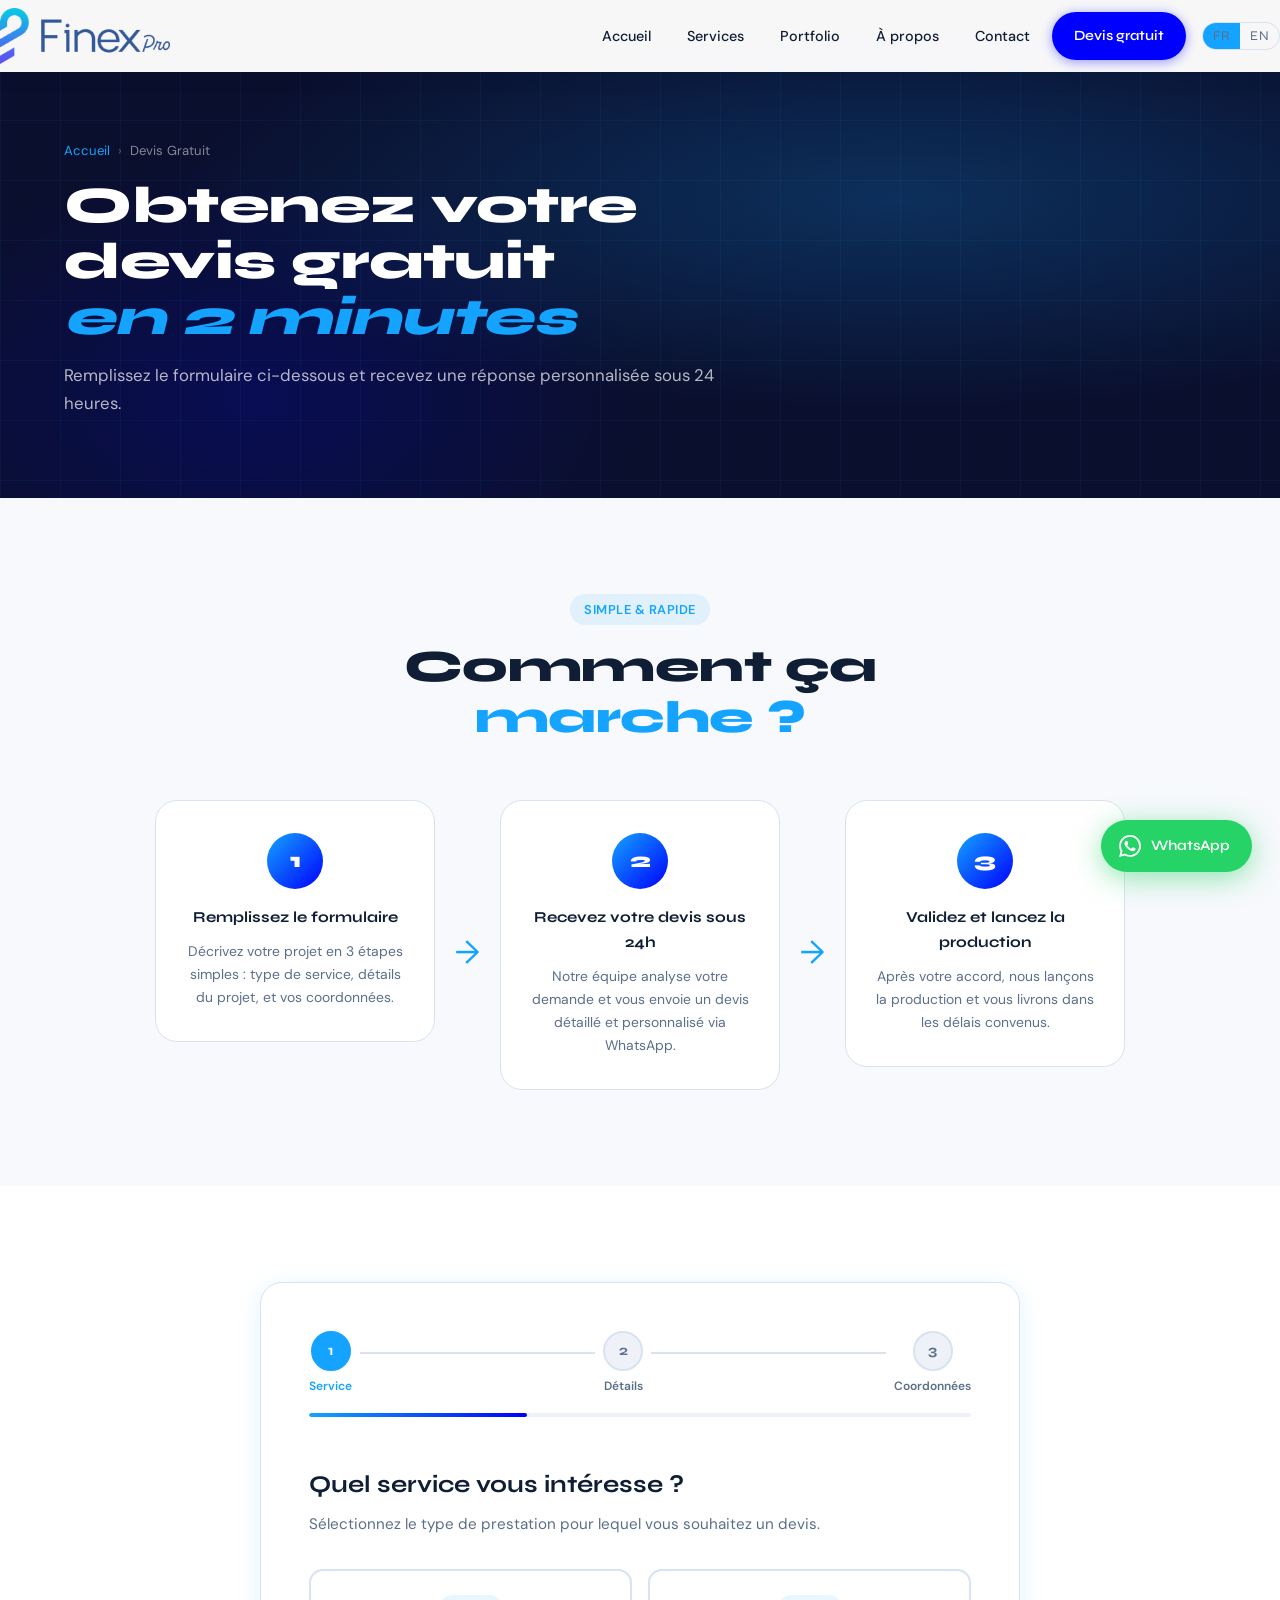
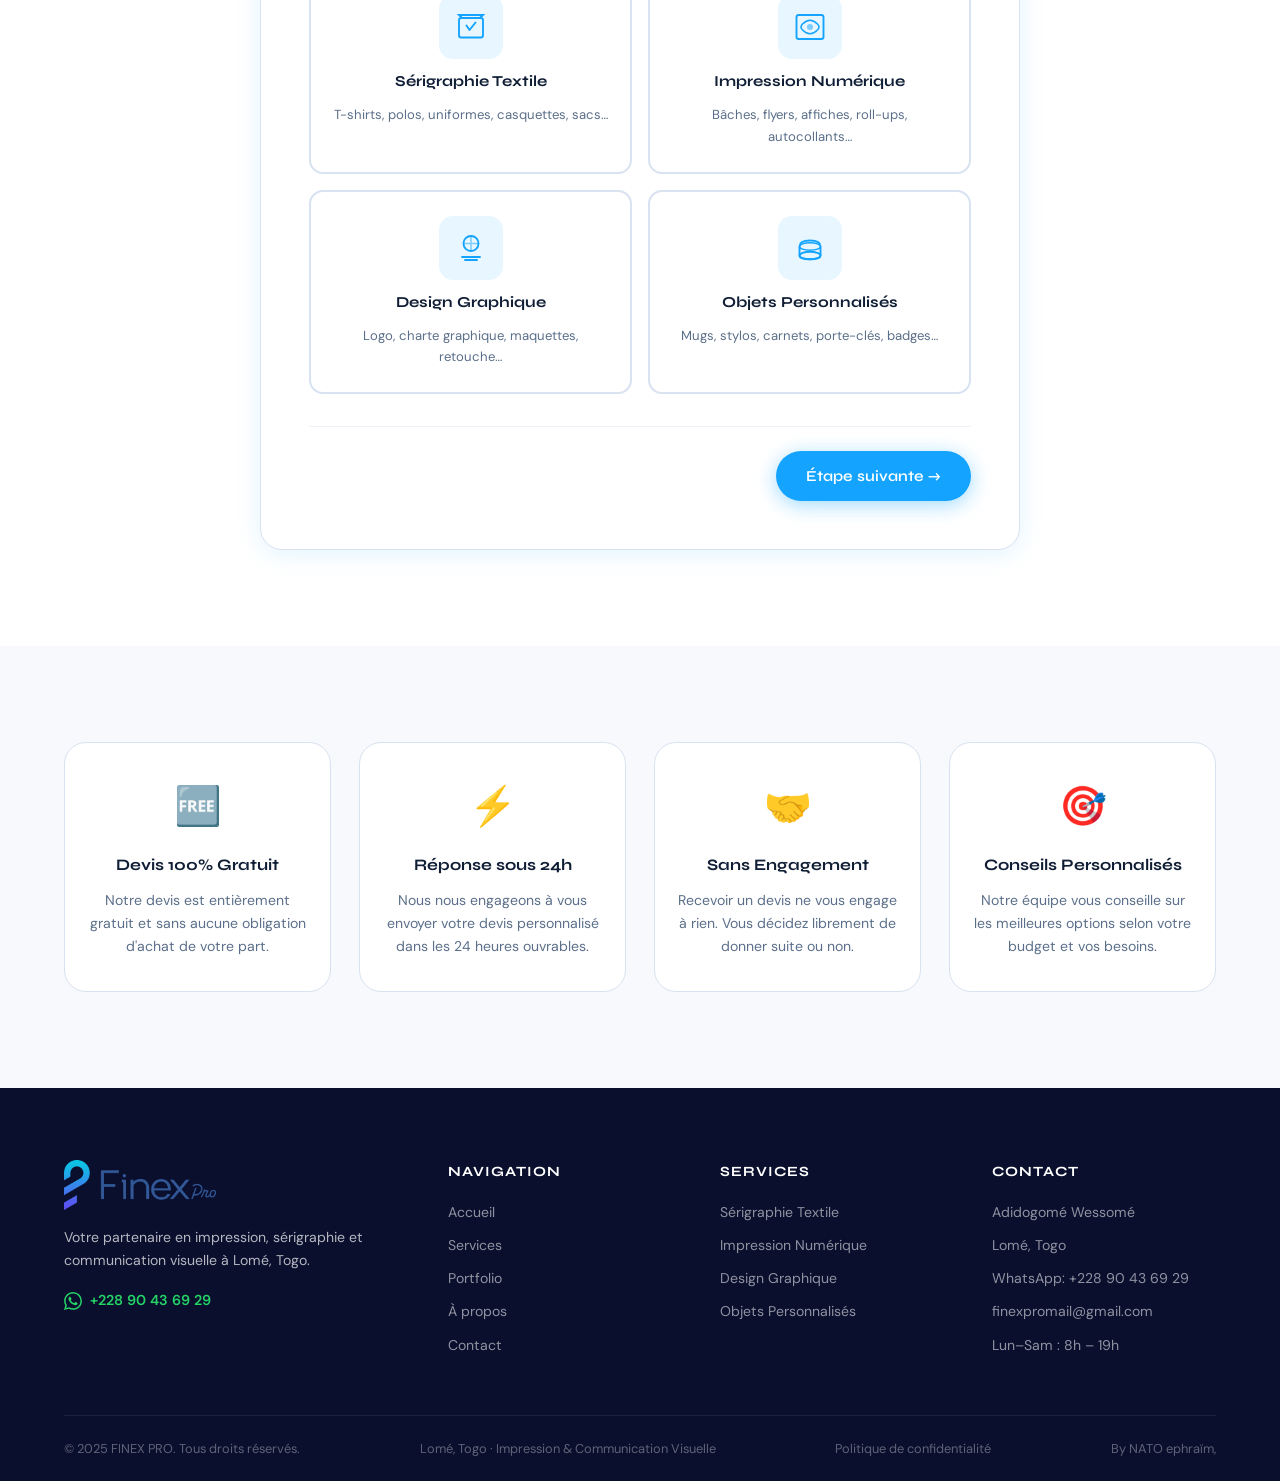
<file: devis.html>
﻿<!DOCTYPE html>
<html lang="fr">
<head>
  <meta charset="UTF-8" />
  <meta name="viewport" content="width=device-width, initial-scale=1.0" />
  <title>Devis Gratuit | FINEX PRO | Obtenez un devis en 2 minutes</title>
    <!-- Aperçu de lien (WhatsApp, Facebook, LinkedIn, X) -->
    <meta property="og:type" content="website" />
    <meta property="og:site_name" content="FINEX PRO" />
    <meta property="og:locale" content="fr_FR" />
    <meta property="og:url" content="https://finexpro.tech/devis.html" />
    <meta property="og:title" content="Devis Gratuit | FINEX PRO | Obtenez un devis en 2 minutes" />
    <meta property="og:description" content="Obtenez votre devis gratuit FINEX PRO en 2 minutes. Sérigraphie, impression numérique, design graphique et objets personnalisés à Lomé, Togo." />
    <meta property="og:image" content="https://finexpro.tech/assets/images/og-image.jpg" />
    <meta property="og:image:secure_url" content="https://finexpro.tech/assets/images/og-image.jpg" />
    <meta property="og:image:type" content="image/jpeg" />
    <meta property="og:image:width" content="1200" />
    <meta property="og:image:height" content="630" />
    <meta property="og:image:alt" content="Logo FINEX PRO, Creative Solutions &amp; Global Printing" />
    <meta name="twitter:card" content="summary_large_image" />
    <meta name="twitter:title" content="Devis Gratuit | FINEX PRO | Obtenez un devis en 2 minutes" />
    <meta name="twitter:description" content="Obtenez votre devis gratuit FINEX PRO en 2 minutes. Sérigraphie, impression numérique, design graphique et objets personnalisés à Lomé, Togo." />
    <meta name="twitter:image" content="https://finexpro.tech/assets/images/og-image.jpg" />
  <meta name="description" content="Obtenez votre devis gratuit FINEX PRO en 2 minutes. Sérigraphie, impression numérique, design graphique et objets personnalisés à Lomé, Togo." />
  <link rel="preconnect" href="https://fonts.googleapis.com" />
  <link rel="preconnect" href="https://fonts.gstatic.com" crossorigin />
  <link href="https://fonts.googleapis.com/css2?family=Syne:wght@400;600;700;800&family=DM+Sans:ital,opsz,wght@0,9..40,300;0,9..40,400;0,9..40,500;1,9..40,300&display=swap" rel="stylesheet" />
  <link rel="stylesheet" href="style.css" />
  <link rel="icon" href="assets/images/favicon.svg"  />
</head>
<body class="page-inner">

  <a href="https://wa.me/22890436929?text=Bonjour%2C%20je%20souhaite%20obtenir%20un%20devis%20pour%20des%20services%20d%27impression."
     class="wa-float" target="_blank" rel="noopener" aria-label="Contact WhatsApp">
    <svg viewBox="0 0 24 24" fill="currentColor"><path d="M17.472 14.382c-.297-.149-1.758-.867-2.03-.967-.273-.099-.471-.148-.67.15-.197.297-.767.966-.94 1.164-.173.199-.347.223-.644.075-.297-.15-1.255-.463-2.39-1.475-.883-.788-1.48-1.761-1.653-2.059-.173-.297-.018-.458.13-.606.134-.133.298-.347.446-.52.149-.174.198-.298.298-.497.099-.198.05-.371-.025-.52-.075-.149-.669-1.612-.916-2.207-.242-.579-.487-.5-.669-.51-.173-.008-.371-.01-.57-.01-.198 0-.52.074-.792.372-.272.297-1.04 1.016-1.04 2.479 0 1.462 1.065 2.875 1.213 3.074.149.198 2.096 3.2 5.077 4.487.709.306 1.262.489 1.694.625.712.227 1.36.195 1.871.118.571-.085 1.758-.719 2.006-1.413.248-.694.248-1.289.173-1.413-.074-.124-.272-.198-.57-.347m-5.421 7.403h-.004a9.87 9.87 0 01-5.031-1.378l-.361-.214-3.741.982.998-3.648-.235-.374a9.86 9.86 0 01-1.51-5.26c.001-5.45 4.436-9.884 9.888-9.884 2.64 0 5.122 1.03 6.988 2.898a9.825 9.825 0 012.893 6.994c-.003 5.45-4.437 9.884-9.885 9.884m8.413-18.297A11.815 11.815 0 0012.05 0C5.495 0 .16 5.335.157 11.892c0 2.096.547 4.142 1.588 5.945L.057 24l6.305-1.654a11.882 11.882 0 005.683 1.448h.005c6.554 0 11.89-5.335 11.893-11.893a11.821 11.821 0 00-3.48-8.413Z"/></svg>
    <span>WhatsApp</span>
  </a>

  <nav class="navbar" id="navbar">
    <div class="nav-inner">
      <a href="index.html" class="nav-logo">
        <span class="logo-mark"><img loading="lazy" decoding="async" src="assets/images/logo-symbole-finexpro-1.webp" alt="FINEX PRO"></span>

      </a>
      <button class="nav-toggle" id="navToggle" aria-label="Menu">
        <span></span><span></span><span></span>
      </button>
      <ul class="nav-links" id="navLinks">
        <li><a href="index.html" class="nav-link" data-i18n="nav.home">Accueil</a></li>
        <li><a href="services.html" class="nav-link" data-i18n="nav.services">Services</a></li>
        <li><a href="portfolio.html" class="nav-link" data-i18n="nav.portfolio">Portfolio</a></li>
        <li><a href="about.html" class="nav-link" data-i18n="nav.about">À propos</a></li>
        <li><a href="contact.html" class="nav-link" data-i18n="nav.contact">Contact</a></li>
        <li><a href="devis.html" class="btn btn-nav btn-nav--active" data-i18n="nav.devis">Devis gratuit</a></li>
        <li class="nav-controls">
          <div class="lang-switcher">
            <button class="lang-btn active" data-lang="fr">FR</button>
            <button class="lang-btn" data-lang="en">EN</button>
          </div>
        </li>
      </ul>
    </div>
  </nav>

  <!-- Page Hero -->
  <section class="page-hero page-hero--devis">
    <div class="page-hero-bg">
      <div class="hero-mesh"></div>
      <div class="hero-grid"></div>
    </div>
    <div class="container">
      <div class="page-hero-content">
        <nav class="breadcrumb" aria-label="fil d'Ariane">
          <a href="index.html">Accueil</a>
          <span class="breadcrumb-sep">›</span>
          <span>Devis Gratuit</span>
        </nav>
        <h1 class="page-hero-title reveal"><span data-i18n="devis.hero.title">Obtenez votre devis gratuit</span><br /><em style="color:var(--blue)" data-i18n="devis.hero.em">en 2 minutes</em></h1>
        <p class="page-hero-sub reveal" data-i18n="devis.hero.sub">Remplissez le formulaire ci-dessous et recevez une réponse personnalisée sous 24 heures.</p>
      </div>
    </div>
  </section>

  <!-- Comment ça marche -->
  <section class="section how-it-works" style="background:var(--gray-50)">
    <div class="container">
      <div class="section-header reveal">
        <span class="section-tag" data-i18n="devis.how.tag">Simple &amp; Rapide</span>
        <h2 class="section-title"><span data-i18n="devis.how.title">Comment ça</span><br /><em data-i18n="devis.how.title.em">marche ?</em></h2>
      </div>
      <div class="steps-how">
        <div class="step-how reveal" data-delay="0">
          <div class="step-how-num">1</div>
          <h3 data-i18n="devis.how.s1.title">Remplissez le formulaire</h3>
          <p data-i18n="devis.how.s1.p">Décrivez votre projet en 3 étapes simples : type de service, détails du projet, et vos coordonnées.</p>
        </div>
        <div class="step-how-arrow reveal" data-delay="50">→</div>
        <div class="step-how reveal" data-delay="100">
          <div class="step-how-num">2</div>
          <h3 data-i18n="devis.how.s2.title">Recevez votre devis sous 24h</h3>
          <p data-i18n="devis.how.s2.p">Notre équipe analyse votre demande et vous envoie un devis détaillé et personnalisé via WhatsApp.</p>
        </div>
        <div class="step-how-arrow reveal" data-delay="150">→</div>
        <div class="step-how reveal" data-delay="200">
          <div class="step-how-num">3</div>
          <h3 data-i18n="devis.how.s3.title">Validez et lancez la production</h3>
          <p data-i18n="devis.how.s3.p">Après votre accord, nous lançons la production et vous livrons dans les délais convenus.</p>
        </div>
      </div>
    </div>
  </section>

  <!-- Formulaire stepper -->
  <section class="section devis-section">
    <div class="container">
      <div class="stepper-wrap" id="stepperWrap">

        <!-- Barre de progression -->
        <div class="stepper-progress">
          <div class="stepper-steps">
            <div class="stepper-step active" data-step="1">
              <div class="stepper-step-num">1</div>
              <span data-i18n="devis.step1.label">Service</span>
            </div>
            <div class="stepper-line"></div>
            <div class="stepper-step" data-step="2">
              <div class="stepper-step-num">2</div>
              <span data-i18n="devis.step2.label">Détails</span>
            </div>
            <div class="stepper-line"></div>
            <div class="stepper-step" data-step="3">
              <div class="stepper-step-num">3</div>
              <span data-i18n="devis.step3.label">Coordonnées</span>
            </div>
          </div>
          <div class="stepper-bar">
            <div class="stepper-bar-fill" id="stepperBarFill" style="width:33%"></div>
          </div>
        </div>

        <!-- Étape 1 : Choix du service -->
        <div class="stepper-panel active" id="stepPanel1">
          <h2 class="stepper-title" data-i18n="devis.s1.title">Quel service vous intéresse ?</h2>
          <p class="stepper-sub" data-i18n="devis.s1.sub">Sélectionnez le type de prestation pour lequel vous souhaitez un devis.</p>
          <div class="service-choice-grid">
            <div class="service-choice-card" data-service="serigraphie">
              <div class="sc-icon">
                <svg viewBox="0 0 48 48" fill="none" width="36" height="36">
                  <path d="M12 12 L8 8 L40 8 L36 12" stroke="currentColor" stroke-width="2.5" fill="none" stroke-linecap="round"/>
                  <rect x="8" y="12" width="32" height="26" rx="3" stroke="currentColor" stroke-width="2.5"/>
                  <path d="M18 22 L22 28 L30 18" stroke="currentColor" stroke-width="2.5" stroke-linecap="round" stroke-linejoin="round"/>
                </svg>
              </div>
              <h3 data-i18n="devis.sc1.title">Sérigraphie Textile</h3>
              <p data-i18n="devis.sc1.p">T-shirts, polos, uniformes, casquettes, sacs…</p>
            </div>
            <div class="service-choice-card" data-service="impression">
              <div class="sc-icon">
                <svg viewBox="0 0 48 48" fill="none" width="36" height="36">
                  <rect x="6" y="8" width="36" height="32" rx="3" stroke="currentColor" stroke-width="2.5"/>
                  <path d="M14 20 Q24 10 34 20 Q38 24 34 28 Q24 38 14 28 Q10 24 14 20Z" stroke="currentColor" stroke-width="2" fill="none"/>
                  <circle cx="24" cy="24" r="4" fill="currentColor" opacity=".5"/>
                </svg>
              </div>
              <h3 data-i18n="devis.sc2.title">Impression Numérique</h3>
              <p data-i18n="devis.sc2.p">Bâches, flyers, affiches, roll-ups, autocollants…</p>
            </div>
            <div class="service-choice-card" data-service="design">
              <div class="sc-icon">
                <svg viewBox="0 0 48 48" fill="none" width="36" height="36">
                  <circle cx="24" cy="18" r="10" stroke="currentColor" stroke-width="2.5"/>
                  <path d="M24 8 L24 28 M14 18 L34 18" stroke="currentColor" stroke-width="2" opacity=".5"/>
                  <path d="M12 36 L36 36 M16 40 L32 40" stroke="currentColor" stroke-width="2.5" stroke-linecap="round"/>
                </svg>
              </div>
              <h3 data-i18n="devis.sc3.title">Design Graphique</h3>
              <p data-i18n="devis.sc3.p">Logo, charte graphique, maquettes, retouche…</p>
            </div>
            <div class="service-choice-card" data-service="objets">
              <div class="sc-icon">
                <svg viewBox="0 0 48 48" fill="none" width="36" height="36">
                  <ellipse cx="24" cy="34" rx="14" ry="5" stroke="currentColor" stroke-width="2.5"/>
                  <path d="M10 22 Q10 14 24 14 Q38 14 38 22 L38 34 Q38 39 24 39 Q10 39 10 34 Z" stroke="currentColor" stroke-width="2.5" fill="none"/>
                  <ellipse cx="24" cy="22" rx="14" ry="5" stroke="currentColor" stroke-width="2"/>
                </svg>
              </div>
              <h3 data-i18n="devis.sc4.title">Objets Personnalisés</h3>
              <p data-i18n="devis.sc4.p">Mugs, stylos, carnets, porte-clés, badges…</p>
            </div>
          </div>
          <div class="stepper-nav">
            <span></span>
            <button class="btn btn-primary stepper-next" id="nextStep1" disabled data-i18n="devis.btn.next">Étape suivante →</button>
          </div>
        </div>

        <!-- Étape 2 : Détails du projet (dynamique) -->
        <div class="stepper-panel" id="stepPanel2">
          <h2 class="stepper-title" data-i18n="devis.s2.title">Détails de votre projet</h2>
          <p class="stepper-sub" data-i18n="devis.s2.sub">Précisez vos besoins pour recevoir un devis au plus proche de la réalité.</p>

          <!-- Champs Sérigraphie -->
          <div class="detail-fields" id="fields-serigraphie" style="display:none">
            <div class="form-group">
              <label for="seri-produit">Produit souhaité *</label>
              <select id="seri-produit" name="seri-produit">
                <option value="">Sélectionnez un produit</option>
                <option>T-shirts col rond</option>
                <option>Polos</option>
                <option>Uniformes / tenues professionnelles</option>
                <option>Blouses</option>
                <option>Casquettes</option>
                <option>Sacs en tissu</option>
                <option>Tabliers</option>
                <option>Autre</option>
              </select>
            </div>
            <div class="form-row">
              <div class="form-group">
                <label for="seri-qte">Quantité *</label>
                <input type="number" id="seri-qte" name="seri-qte" placeholder="Ex: 50" min="1" />
              </div>
              <div class="form-group">
                <label for="seri-couleurs">Nombre de couleurs</label>
                <input type="number" id="seri-couleurs" name="seri-couleurs" placeholder="Ex: 2" min="1" max="8" />
              </div>
            </div>
            <div class="form-group">
              <label for="seri-delai">Délai souhaité</label>
              <select id="seri-delai" name="seri-delai">
                <option value="">Pas de contrainte</option>
                <option>Dans les 48h (urgent)</option>
                <option>Dans la semaine</option>
                <option>Dans 2 semaines</option>
                <option>Dans le mois</option>
              </select>
            </div>
            <div class="form-group">
              <label for="seri-notes">Remarques / Précisions</label>
              <textarea id="seri-notes" name="seri-notes" rows="3" placeholder="Couleurs souhaitées, tailles, fichier disponible..."></textarea>
            </div>
          </div>

          <!-- Champs Impression Numérique -->
          <div class="detail-fields" id="fields-impression" style="display:none">
            <div class="form-group">
              <label for="imp-support">Type de support *</label>
              <select id="imp-support" name="imp-support">
                <option value="">Sélectionnez un support</option>
                <option>Bâche grand format</option>
                <option>Flyers</option>
                <option>Affiches</option>
                <option>Roll-up / Kakémono</option>
                <option>Cartes de visite</option>
                <option>Autocollants / Stickers</option>
                <option>Banderole</option>
                <option>Autre</option>
              </select>
            </div>
            <div class="form-row">
              <div class="form-group">
                <label for="imp-format">Format / Dimensions</label>
                <input type="text" id="imp-format" name="imp-format" placeholder="Ex: A5, 85x200cm, 3x1m" />
              </div>
              <div class="form-group">
                <label for="imp-qte">Quantité *</label>
                <input type="number" id="imp-qte" name="imp-qte" placeholder="Ex: 500" min="1" />
              </div>
            </div>
            <div class="form-row">
              <div class="form-group">
                <label for="imp-delai">Délai souhaité</label>
                <select id="imp-delai" name="imp-delai">
                  <option value="">Pas de contrainte</option>
                  <option>Dans les 24h (urgent)</option>
                  <option>Dans les 48h</option>
                  <option>Dans la semaine</option>
                  <option>Dans le mois</option>
                </select>
              </div>
              <div class="form-group">
                <label for="imp-fichier">Fichier disponible ?</label>
                <select id="imp-fichier" name="imp-fichier">
                  <option value="Oui">Oui, j'ai le fichier prêt</option>
                  <option value="Non">Non, besoin de création</option>
                  <option value="Partiel">Oui mais à modifier</option>
                </select>
              </div>
            </div>
            <div class="form-group">
              <label for="imp-notes">Remarques</label>
              <textarea id="imp-notes" name="imp-notes" rows="3" placeholder="Recto/verso, finition, instructions spéciales..."></textarea>
            </div>
          </div>

          <!-- Champs Design Graphique -->
          <div class="detail-fields" id="fields-design" style="display:none">
            <div class="form-group">
              <label for="des-prestation">Type de prestation *</label>
              <select id="des-prestation" name="des-prestation">
                <option value="">Sélectionnez</option>
                <option>Création de logo</option>
                <option>Charte graphique complète</option>
                <option>Maquette print (flyer, brochure...)</option>
                <option>Visuel digital (réseaux sociaux...)</option>
                <option>Retouche / montage photo</option>
                <option>Autre</option>
              </select>
            </div>
            <div class="form-group">
              <label for="des-brief">Brief du projet *</label>
              <textarea id="des-brief" name="des-brief" rows="4" placeholder="Décrivez votre projet, votre secteur d'activité, ce que vous souhaitez obtenir..."></textarea>
            </div>
            <div class="form-group">
              <label for="des-refs">Références visuelles</label>
              <textarea id="des-refs" name="des-refs" rows="2" placeholder="Décrivez des exemples que vous aimez, couleurs préférées, style voulu..."></textarea>
            </div>
            <div class="form-group">
              <label for="des-delai">Délai souhaité</label>
              <select id="des-delai" name="des-delai">
                <option value="">Pas de contrainte</option>
                <option>Dans les 48h</option>
                <option>Dans la semaine</option>
                <option>Dans 2 semaines</option>
                <option>Dans le mois</option>
              </select>
            </div>
          </div>

          <!-- Champs Objets Personnalisés -->
          <div class="detail-fields" id="fields-objets" style="display:none">
            <div class="form-group">
              <label for="obj-type">Type d'objet *</label>
              <select id="obj-type" name="obj-type">
                <option value="">Sélectionnez</option>
                <option>Mugs / Tasses</option>
                <option>Stylos</option>
                <option>Carnets / Agendas</option>
                <option>Porte-clés</option>
                <option>Badges</option>
                <option>Stickers / Autocollants</option>
                <option>Coussins</option>
                <option>Calendriers</option>
                <option>Autre</option>
              </select>
            </div>
            <div class="form-row">
              <div class="form-group">
                <label for="obj-qte">Quantité *</label>
                <input type="number" id="obj-qte" name="obj-qte" placeholder="Ex: 50" min="1" />
              </div>
              <div class="form-group">
                <label for="obj-delai">Délai souhaité</label>
                <select id="obj-delai" name="obj-delai">
                  <option value="">Pas de contrainte</option>
                  <option>Dans les 48h (urgent)</option>
                  <option>Dans la semaine</option>
                  <option>Dans 2 semaines</option>
                  <option>Dans le mois</option>
                </select>
              </div>
            </div>
            <div class="form-group">
              <label for="obj-perso">Personnalisation souhaitée *</label>
              <textarea id="obj-perso" name="obj-perso" rows="3" placeholder="Votre logo, texte, couleurs, design souhaité..."></textarea>
            </div>
          </div>

          <div class="stepper-nav">
            <button class="btn btn-outline stepper-prev" id="prevStep2" data-i18n="devis.btn.prev">← Retour</button>
            <button class="btn btn-primary stepper-next" id="nextStep2" data-i18n="devis.btn.next">Étape suivante →</button>
          </div>
        </div>

        <!-- Étape 3 : Coordonnées -->
        <div class="stepper-panel" id="stepPanel3">
          <h2 class="stepper-title" data-i18n="devis.s3.title">Vos coordonnées</h2>
          <p class="stepper-sub" data-i18n="devis.s3.sub">Pour vous envoyer votre devis personnalisé via WhatsApp.</p>
          <div class="form-group">
            <label for="coord-nom">Nom complet *</label>
            <input type="text" id="coord-nom" name="coord-nom" placeholder="Votre nom et prénom" required />
          </div>
          <div class="form-group">
            <label for="coord-entreprise">Nom de l'entreprise <span style="font-weight:400;color:var(--text-muted)">(optionnel)</span></label>
            <input type="text" id="coord-entreprise" name="coord-entreprise" placeholder="Votre société ou organisation" />
          </div>
          <div class="form-group">
            <label for="coord-tel">Téléphone WhatsApp *</label>
            <input type="tel" id="coord-tel" name="coord-tel" placeholder="+228 XX XX XX XX" required />
          </div>
          <div class="form-group">
            <label for="coord-email">Email <span style="font-weight:400;color:var(--text-muted)">(optionnel)</span></label>
            <input type="email" id="coord-email" name="coord-email" placeholder="votre@email.com" />
          </div>
          <div class="form-group">
            <label for="coord-message">Message additionnel</label>
            <textarea id="coord-message" name="coord-message" rows="3" placeholder="Informations complémentaires, questions..."></textarea>
          </div>
          <div class="stepper-nav">
            <button class="btn btn-outline stepper-prev" id="prevStep3" data-i18n="devis.btn.prev">← Retour</button>
            <button class="btn btn-primary" id="submitDevis">
              <svg viewBox="0 0 24 24" fill="currentColor" width="20" height="20"><path d="M17.472 14.382c-.297-.149-1.758-.867-2.03-.967-.273-.099-.471-.148-.67.15-.197.297-.767.966-.94 1.164-.173.199-.347.223-.644.075-.297-.15-1.255-.463-2.39-1.475-.883-.788-1.48-1.761-1.653-2.059-.173-.297-.018-.458.13-.606.134-.133.298-.347.446-.52.149-.174.198-.298.298-.497.099-.198.05-.371-.025-.52-.075-.149-.669-1.612-.916-2.207-.242-.579-.487-.5-.669-.51-.173-.008-.371-.01-.57-.01-.198 0-.52.074-.792.372-.272.297-1.04 1.016-1.04 2.479 0 1.462 1.065 2.875 1.213 3.074.149.198 2.096 3.2 5.077 4.487.709.306 1.262.489 1.694.625.712.227 1.36.195 1.871.118.571-.085 1.758-.719 2.006-1.413.248-.694.248-1.289.173-1.413-.074-.124-.272-.198-.57-.347m-5.421 7.403h-.004a9.87 9.87 0 01-5.031-1.378l-.361-.214-3.741.982.998-3.648-.235-.374a9.86 9.86 0 01-1.51-5.26c.001-5.45 4.436-9.884 9.888-9.884 2.64 0 5.122 1.03 6.988 2.898a9.825 9.825 0 012.893 6.994c-.003 5.45-4.437 9.884-9.885 9.884m8.413-18.297A11.815 11.815 0 0012.05 0C5.495 0 .16 5.335.157 11.892c0 2.096.547 4.142 1.588 5.945L.057 24l6.305-1.654a11.882 11.882 0 005.683 1.448h.005c6.554 0 11.89-5.335 11.893-11.893a11.821 11.821 0 00-3.48-8.413Z"/></svg>
              <span data-i18n="devis.btn.submit">Envoyer ma demande de devis</span>
            </button>
          </div>
        </div>

      </div>
    </div>
  </section>

  <!-- Garanties -->
  <section class="section guarantees-section" style="background:var(--gray-50)">
    <div class="container">
      <div class="guarantees-grid">
        <div class="guarantee-item reveal" data-delay="0">
          <div class="guarantee-icon">🆓</div>
          <h3 data-i18n="devis.g1.title">Devis 100% Gratuit</h3>
          <p data-i18n="devis.g1.p">Notre devis est entièrement gratuit et sans aucune obligation d'achat de votre part.</p>
        </div>
        <div class="guarantee-item reveal" data-delay="100">
          <div class="guarantee-icon">⚡</div>
          <h3 data-i18n="devis.g2.title">Réponse sous 24h</h3>
          <p data-i18n="devis.g2.p">Nous nous engageons à vous envoyer votre devis personnalisé dans les 24 heures ouvrables.</p>
        </div>
        <div class="guarantee-item reveal" data-delay="200">
          <div class="guarantee-icon">🤝</div>
          <h3 data-i18n="devis.g3.title">Sans Engagement</h3>
          <p data-i18n="devis.g3.p">Recevoir un devis ne vous engage à rien. Vous décidez librement de donner suite ou non.</p>
        </div>
        <div class="guarantee-item reveal" data-delay="300">
          <div class="guarantee-icon">🎯</div>
          <h3 data-i18n="devis.g4.title">Conseils Personnalisés</h3>
          <p data-i18n="devis.g4.p">Notre équipe vous conseille sur les meilleures options selon votre budget et vos besoins.</p>
        </div>
      </div>
    </div>
  </section>

  <footer class="footer">
    <div class="container">
      <div class="footer-inner">
        <div class="footer-brand">
          <a href="index.html" class="nav-logo">
            <span class="logo-mark"><img loading="lazy" decoding="async" src="assets/images/logo-symbole-finexpro-1.webp" alt="FINEX PRO" /></span>
          </a>
          <p data-i18n="footer.brand.desc">Votre partenaire en impression, sérigraphie et communication visuelle à Lomé, Togo.</p>
          <a href="https://wa.me/22890436929" target="_blank" class="footer-wa">
            <svg viewBox="0 0 24 24" fill="currentColor" width="18" height="18"><path d="M17.472 14.382c-.297-.149-1.758-.867-2.03-.967-.273-.099-.471-.148-.67.15-.197.297-.767.966-.94 1.164-.173.199-.347.223-.644.075-.297-.15-1.255-.463-2.39-1.475-.883-.788-1.48-1.761-1.653-2.059-.173-.297-.018-.458.13-.606.134-.133.298-.347.446-.52.149-.174.198-.298.298-.497.099-.198.05-.371-.025-.52-.075-.149-.669-1.612-.916-2.207-.242-.579-.487-.5-.669-.51-.173-.008-.371-.01-.57-.01-.198 0-.52.074-.792.372-.272.297-1.04 1.016-1.04 2.479 0 1.462 1.065 2.875 1.213 3.074.149.198 2.096 3.2 5.077 4.487.709.306 1.262.489 1.694.625.712.227 1.36.195 1.871.118.571-.085 1.758-.719 2.006-1.413.248-.694.248-1.289.173-1.413-.074-.124-.272-.198-.57-.347m-5.421 7.403h-.004a9.87 9.87 0 01-5.031-1.378l-.361-.214-3.741.982.998-3.648-.235-.374a9.86 9.86 0 01-1.51-5.26c.001-5.45 4.436-9.884 9.888-9.884 2.64 0 5.122 1.03 6.988 2.898a9.825 9.825 0 012.893 6.994c-.003 5.45-4.437 9.884-9.885 9.884m8.413-18.297A11.815 11.815 0 0012.05 0C5.495 0 .16 5.335.157 11.892c0 2.096.547 4.142 1.588 5.945L.057 24l6.305-1.654a11.882 11.882 0 005.683 1.448h.005c6.554 0 11.89-5.335 11.893-11.893a11.821 11.821 0 00-3.48-8.413Z"/></svg>
            +228 90 43 69 29
          </a>
        </div>
        <div class="footer-links">
          <h4 data-i18n="footer.nav.h">Navigation</h4>
          <a href="index.html" data-i18n="nav.home">Accueil</a>
          <a href="services.html" data-i18n="nav.services">Services</a>
          <a href="portfolio.html" data-i18n="nav.portfolio">Portfolio</a>
          <a href="about.html" data-i18n="nav.about">À propos</a>
          <a href="contact.html" data-i18n="nav.contact">Contact</a>
        </div>
        <div class="footer-links">
          <h4 data-i18n="footer.svc.h">Services</h4>
          <a href="services.html#serigraphie" data-i18n="footer.svc.s1">Sérigraphie Textile</a>
          <a href="services.html#impression" data-i18n="footer.svc.s2">Impression Numérique</a>
          <a href="services.html#design" data-i18n="footer.svc.s3">Design Graphique</a>
          <a href="services.html#objets" data-i18n="footer.svc.s4">Objets Personnalisés</a>
        </div>
        <div class="footer-links">
          <h4 data-i18n="footer.contact.h">Contact</h4>
          <span>Adidogomé Wessomé</span>
          <span>Lomé, Togo</span>
          <a href="https://wa.me/22890436929" target="_blank">WhatsApp: +228 90 43 69 29</a>
          <a href="mailto:finexpromail@gmail.com">finexpromail@gmail.com</a>
          <span data-i18n="footer.hours">Lun–Sam : 8h – 19h</span>
        </div>
      </div>
      <div class="footer-bottom">
        <span data-i18n="footer.copy">© 2025 FINEX PRO. Tous droits réservés.</span>
        <span data-i18n="footer.tagline">Lomé, Togo · Impression &amp; Communication Visuelle</span>
        <a href="privacy.html" data-i18n="footer.privacy">Politique de confidentialité</a>
        <span>By NATO ephraïm,</span>
      </div>
    </div>
  </footer>

  <script src="script.js"></script>
</body>
</html>
</file>
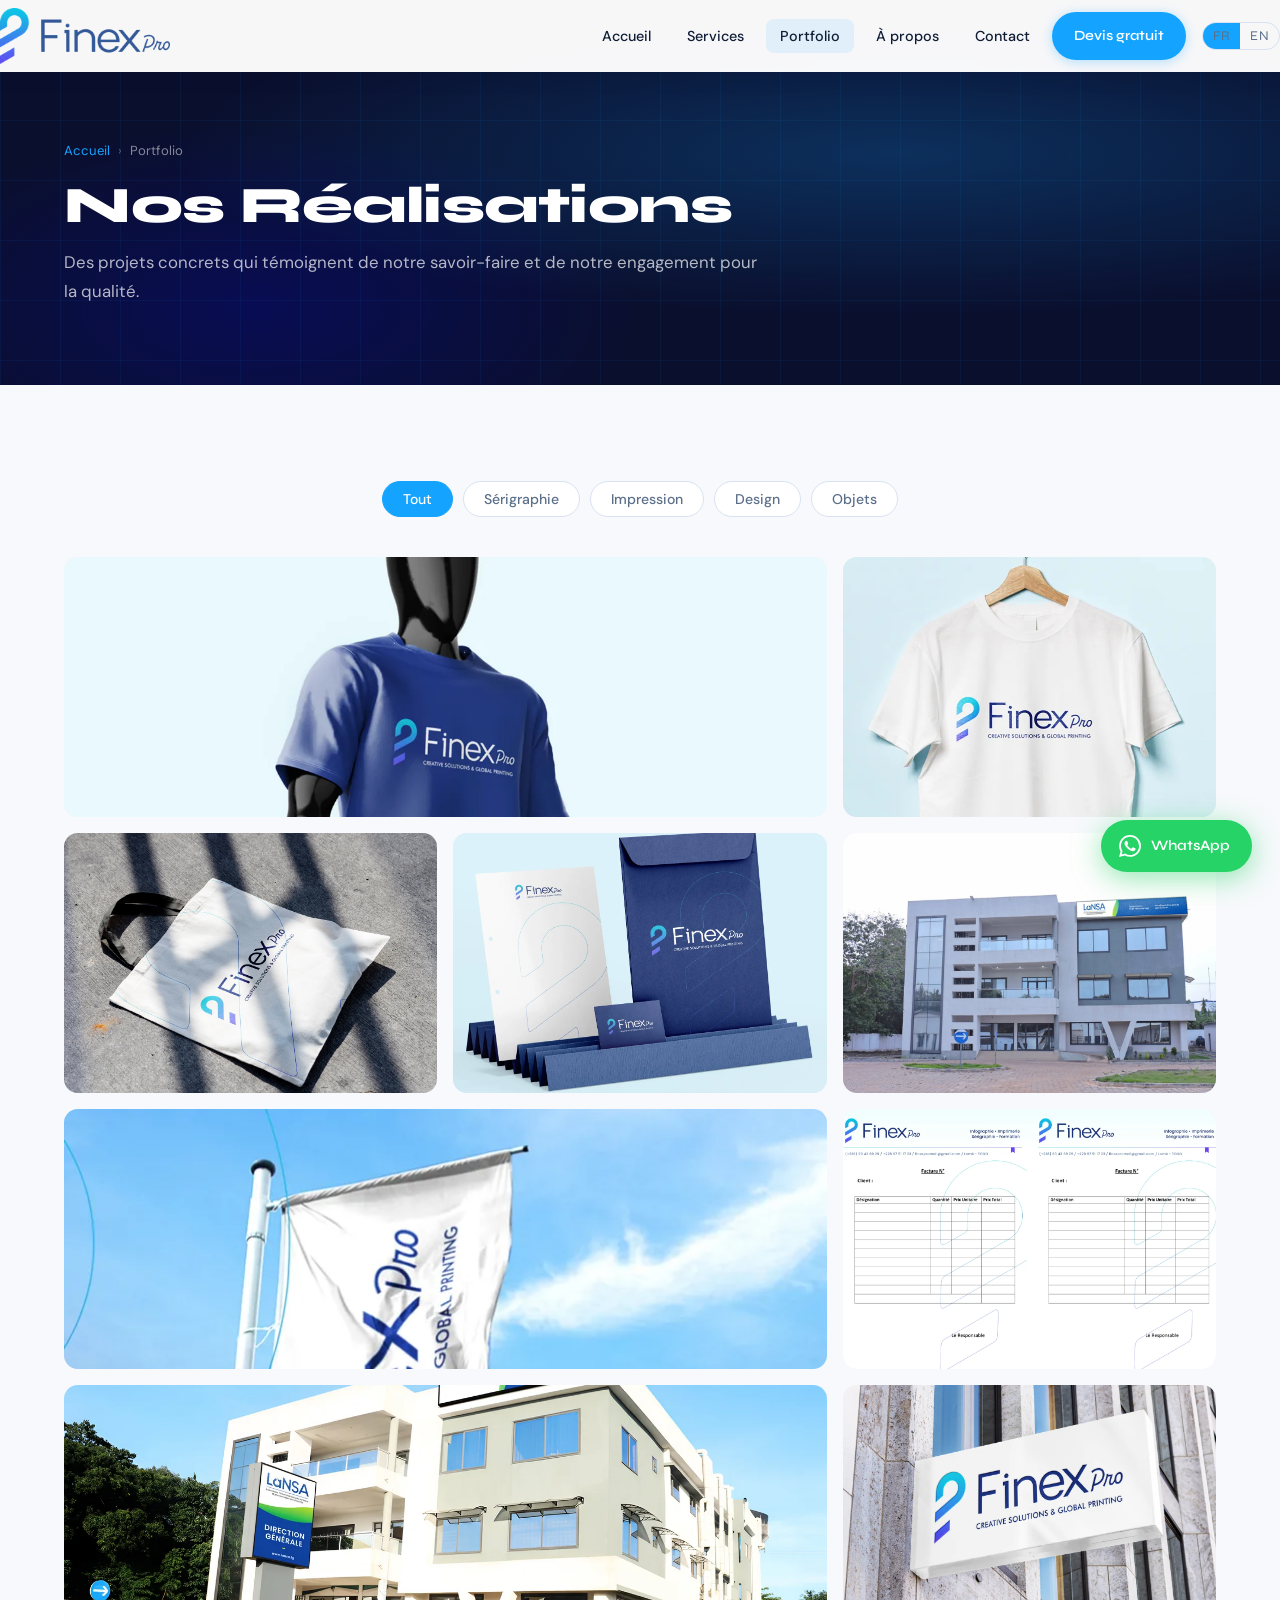
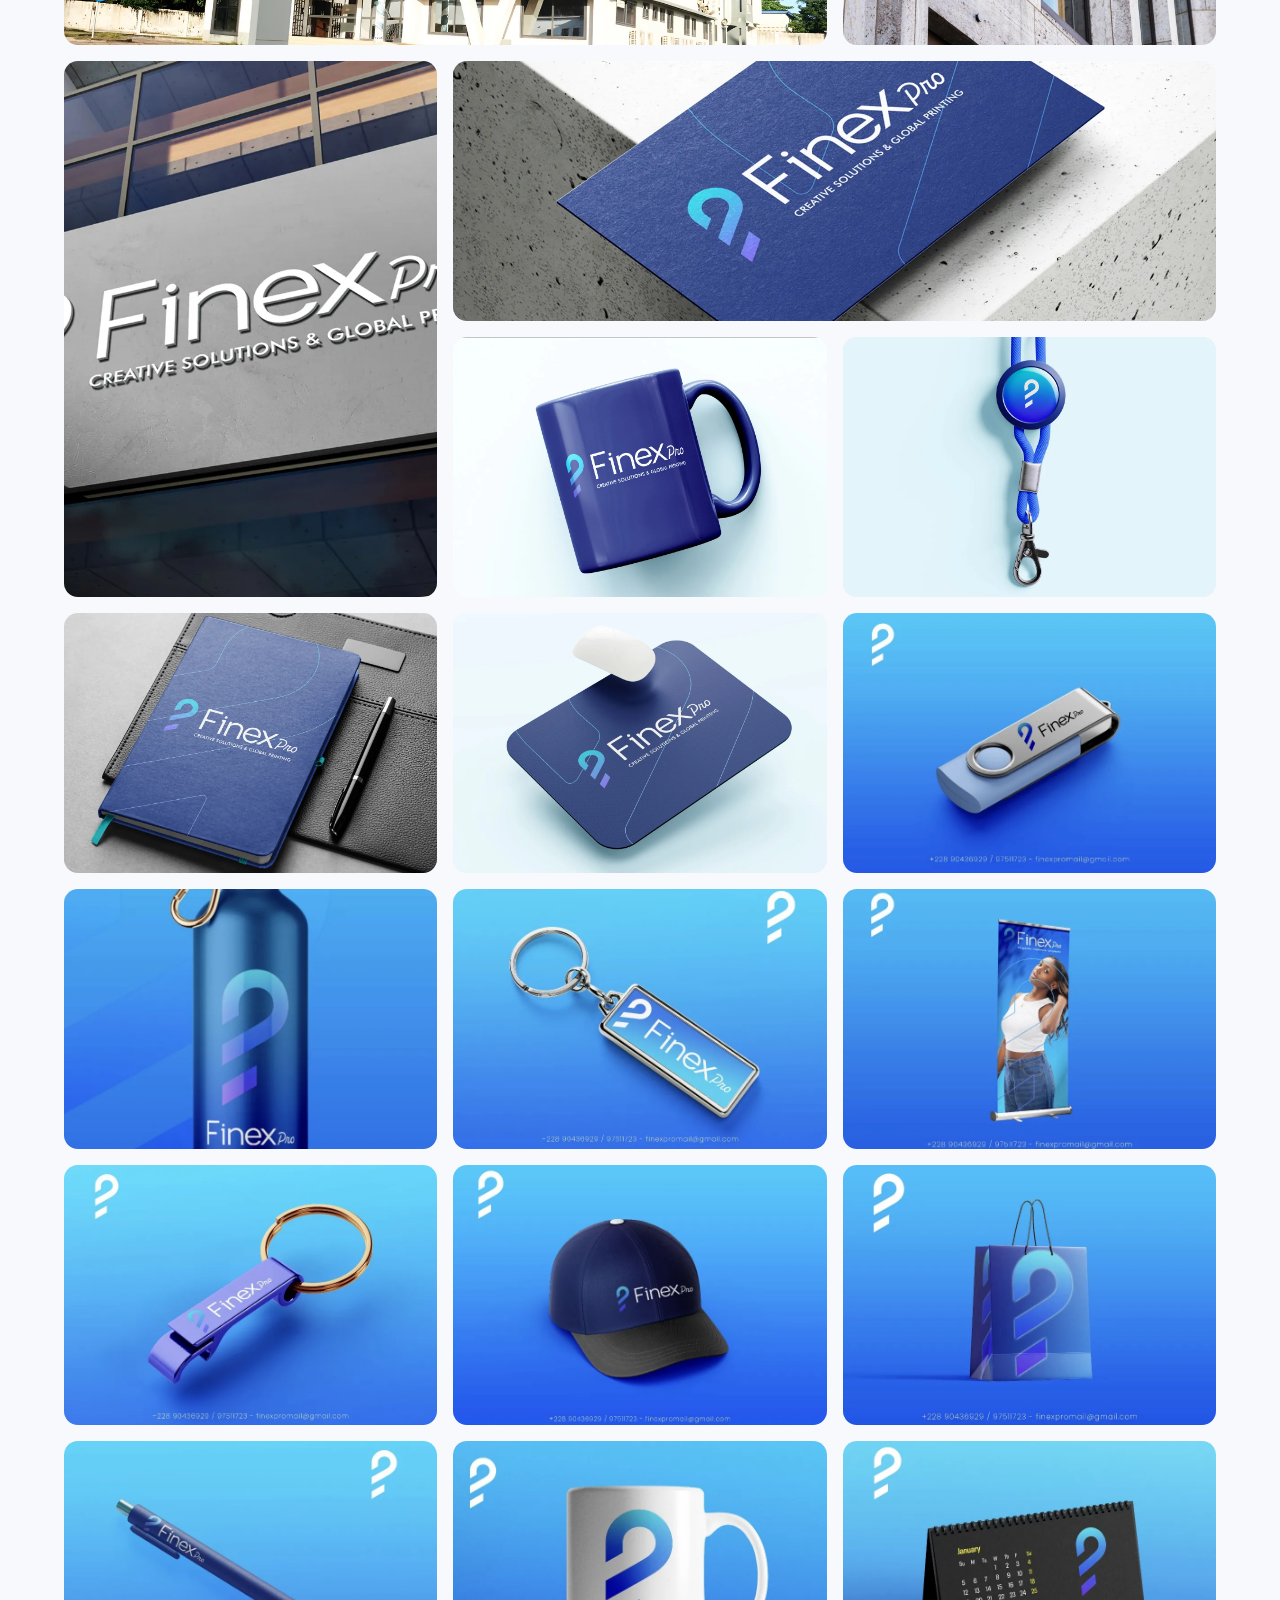
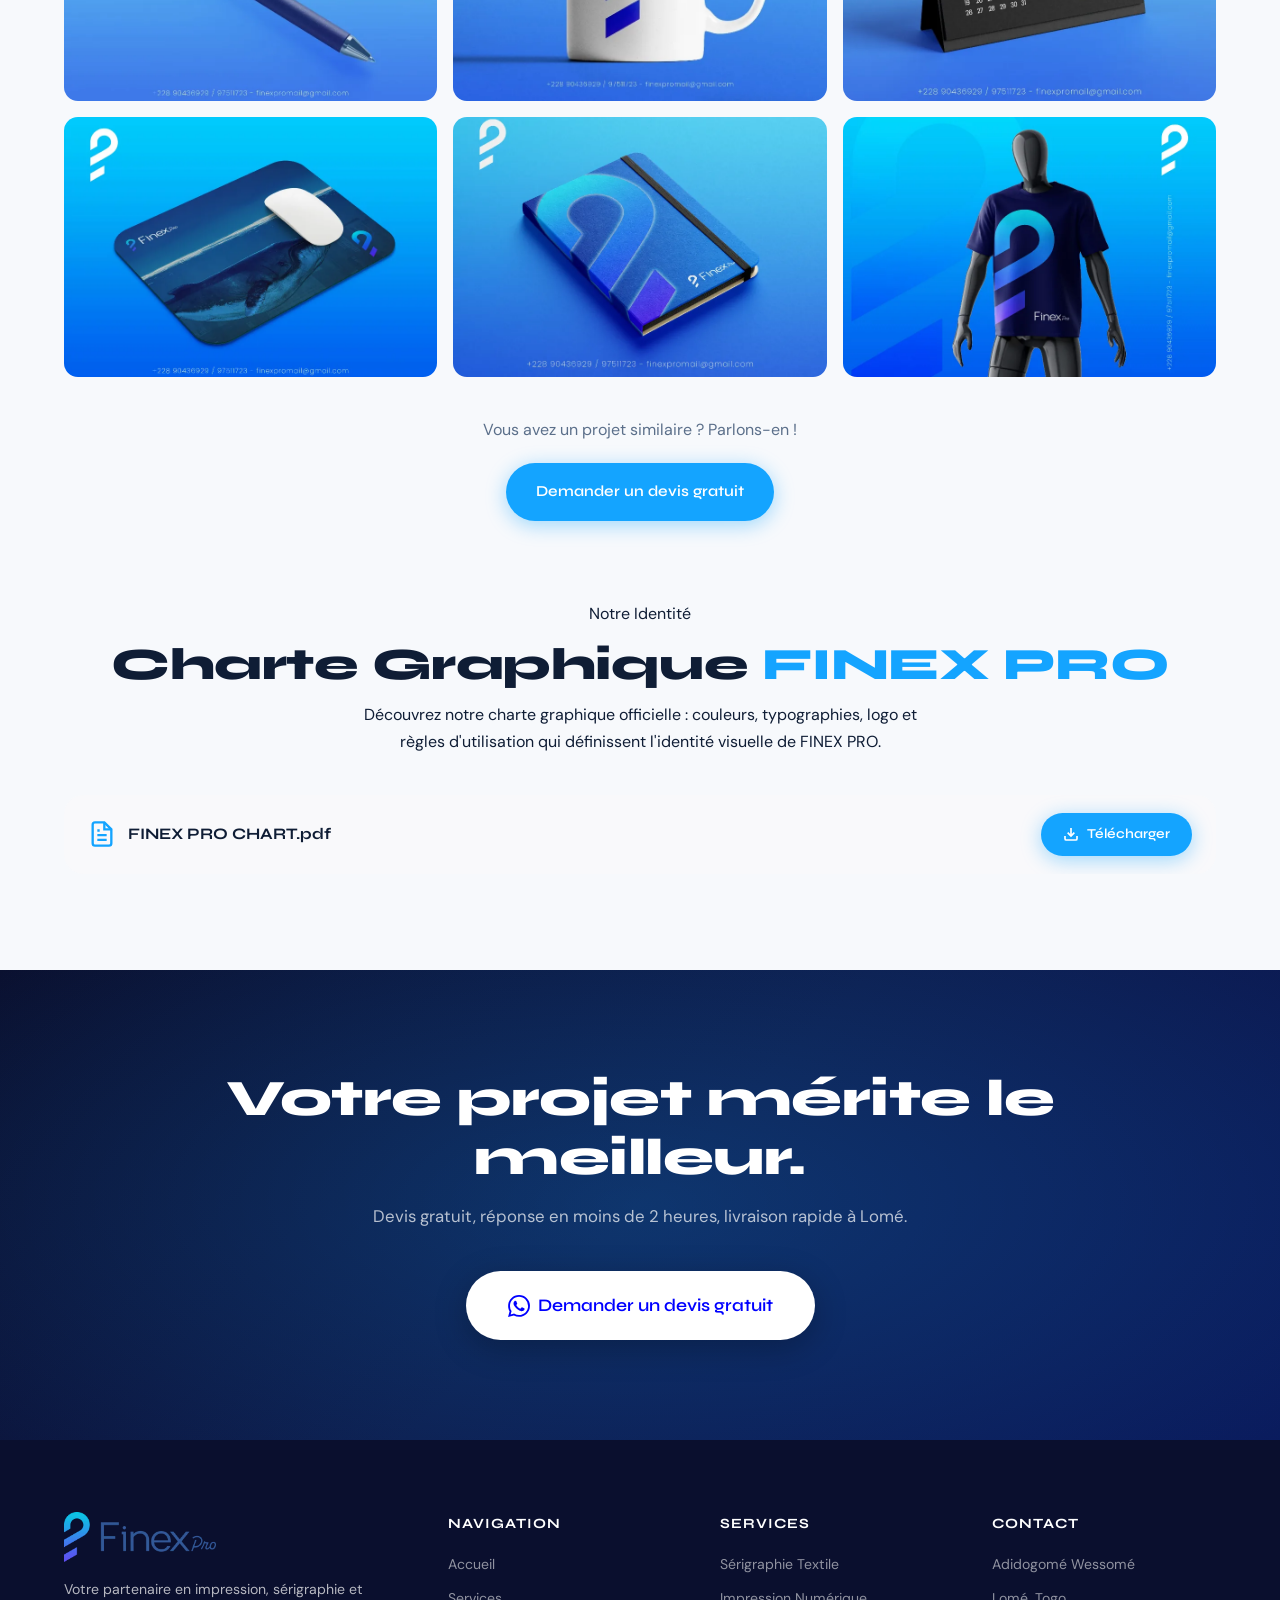
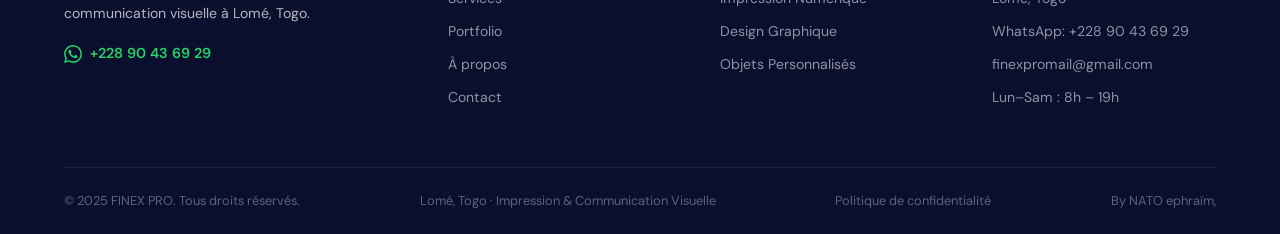
<file: portfolio.html>
﻿<!DOCTYPE html>
<html lang="fr">
<head>
  <meta charset="UTF-8" />
  <meta name="viewport" content="width=device-width, initial-scale=1.0" />
  <title>Portfolio | FINEX PRO | Nos Réalisations à Lomé, Togo</title>
    <!-- Aperçu de lien (WhatsApp, Facebook, LinkedIn, X) -->
    <meta property="og:type" content="website" />
    <meta property="og:site_name" content="FINEX PRO" />
    <meta property="og:locale" content="fr_FR" />
    <meta property="og:url" content="https://finexpro.tech/portfolio.html" />
    <meta property="og:title" content="Portfolio | FINEX PRO | Nos Réalisations à Lomé, Togo" />
    <meta property="og:description" content="Découvrez les réalisations de FINEX PRO : sérigraphie textile, impression numérique, design graphique et objets personnalisés à Lomé, Togo." />
    <meta property="og:image" content="https://finexpro.tech/assets/images/og-image.jpg" />
    <meta property="og:image:secure_url" content="https://finexpro.tech/assets/images/og-image.jpg" />
    <meta property="og:image:type" content="image/jpeg" />
    <meta property="og:image:width" content="1200" />
    <meta property="og:image:height" content="630" />
    <meta property="og:image:alt" content="Logo FINEX PRO, Creative Solutions &amp; Global Printing" />
    <meta name="twitter:card" content="summary_large_image" />
    <meta name="twitter:title" content="Portfolio | FINEX PRO | Nos Réalisations à Lomé, Togo" />
    <meta name="twitter:description" content="Découvrez les réalisations de FINEX PRO : sérigraphie textile, impression numérique, design graphique et objets personnalisés à Lomé, Togo." />
    <meta name="twitter:image" content="https://finexpro.tech/assets/images/og-image.jpg" />
  <meta name="description" content="Découvrez les réalisations de FINEX PRO : sérigraphie textile, impression numérique, design graphique et objets personnalisés à Lomé, Togo." />
  <link rel="preconnect" href="https://fonts.googleapis.com" />
  <link rel="preconnect" href="https://fonts.gstatic.com" crossorigin />
  <link href="https://fonts.googleapis.com/css2?family=Syne:wght@400;600;700;800&family=DM+Sans:ital,opsz,wght@0,9..40,300;0,9..40,400;0,9..40,500;1,9..40,300&display=swap" rel="stylesheet" />
  <link rel="stylesheet" href="style.css" />
  <link rel="icon" href="assets/images/favicon.svg"  />
</head>
<body class="page-inner">

  <a href="https://wa.me/22890436929?text=Bonjour%2C%20je%20souhaite%20obtenir%20un%20devis%20pour%20des%20services%20d%27impression."
     class="wa-float" target="_blank" rel="noopener" aria-label="Contact WhatsApp">
    <svg viewBox="0 0 24 24" fill="currentColor"><path d="M17.472 14.382c-.297-.149-1.758-.867-2.03-.967-.273-.099-.471-.148-.67.15-.197.297-.767.966-.94 1.164-.173.199-.347.223-.644.075-.297-.15-1.255-.463-2.39-1.475-.883-.788-1.48-1.761-1.653-2.059-.173-.297-.018-.458.13-.606.134-.133.298-.347.446-.52.149-.174.198-.298.298-.497.099-.198.05-.371-.025-.52-.075-.149-.669-1.612-.916-2.207-.242-.579-.487-.5-.669-.51-.173-.008-.371-.01-.57-.01-.198 0-.52.074-.792.372-.272.297-1.04 1.016-1.04 2.479 0 1.462 1.065 2.875 1.213 3.074.149.198 2.096 3.2 5.077 4.487.709.306 1.262.489 1.694.625.712.227 1.36.195 1.871.118.571-.085 1.758-.719 2.006-1.413.248-.694.248-1.289.173-1.413-.074-.124-.272-.198-.57-.347m-5.421 7.403h-.004a9.87 9.87 0 01-5.031-1.378l-.361-.214-3.741.982.998-3.648-.235-.374a9.86 9.86 0 01-1.51-5.26c.001-5.45 4.436-9.884 9.888-9.884 2.64 0 5.122 1.03 6.988 2.898a9.825 9.825 0 012.893 6.994c-.003 5.45-4.437 9.884-9.885 9.884m8.413-18.297A11.815 11.815 0 0012.05 0C5.495 0 .16 5.335.157 11.892c0 2.096.547 4.142 1.588 5.945L.057 24l6.305-1.654a11.882 11.882 0 005.683 1.448h.005c6.554 0 11.89-5.335 11.893-11.893a11.821 11.821 0 00-3.48-8.413Z"/></svg>
    <span>WhatsApp</span>
  </a>

  <nav class="navbar" id="navbar">
    <div class="nav-inner">
      <a href="index.html" class="nav-logo">
        <span class="logo-mark"><img loading="lazy" decoding="async" src="assets/images/logo-symbole-finexpro-1.webp" alt="FINEX PRO"></span>

      </a>
      <button class="nav-toggle" id="navToggle" aria-label="Menu">
        <span></span><span></span><span></span>
      </button>
      <ul class="nav-links" id="navLinks">
        <li><a href="index.html" class="nav-link" data-i18n="nav.home">Accueil</a></li>
        <li><a href="services.html" class="nav-link" data-i18n="nav.services">Services</a></li>
        <li><a href="portfolio.html" class="nav-link active" data-i18n="nav.portfolio">Portfolio</a></li>
        <li><a href="about.html" class="nav-link" data-i18n="nav.about">À propos</a></li>
        <li><a href="contact.html" class="nav-link" data-i18n="nav.contact">Contact</a></li>
        <li><a href="devis.html" class="btn btn-nav" data-i18n="nav.devis">Devis gratuit</a></li>
        <li class="nav-controls">
          <div class="lang-switcher">
            <button class="lang-btn active" data-lang="fr">FR</button>
            <button class="lang-btn" data-lang="en">EN</button>
          </div>
        </li>
      </ul>
    </div>
  </nav>

  <!-- Page Hero -->
  <section class="page-hero">
    <div class="page-hero-bg">
      <div class="hero-mesh"></div>
      <div class="hero-grid"></div>
    </div>
    <div class="container">
      <div class="page-hero-content">
        <nav class="breadcrumb" aria-label="fil d'Ariane">
          <a href="index.html">Accueil</a>
          <span class="breadcrumb-sep">›</span>
          <span>Portfolio</span>
        </nav>
        <h1 class="page-hero-title reveal" data-i18n="pf.page.hero.title">Nos Réalisations</h1>
        <p class="page-hero-sub reveal" data-i18n="pf.page.hero.sub">Des projets concrets qui témoignent de notre savoir-faire et de notre engagement pour la qualité.</p>
      </div>
    </div>
  </section>

  <!-- Portfolio complet -->
  <section class="section portfolio">
    <div class="container">
      <div class="portfolio-filter reveal">
        <button class="filter-btn active" data-filter="all" data-i18n="pf.filter.all">Tout</button>
        <button class="filter-btn" data-filter="serigraphie" data-i18n="pf.filter.seri">Sérigraphie</button>
        <button class="filter-btn" data-filter="impression" data-i18n="pf.filter.imp">Impression</button>
        <button class="filter-btn" data-filter="design" data-i18n="pf.filter.design">Design</button>
        <button class="filter-btn" data-filter="objets" data-i18n="pf.filter.objets">Objets</button>
      </div>

      <div class="portfolio-grid portfolio-grid--full" id="portfolioGrid">

        <!-- ── Sérigraphie Textile ── -->
        <div class="portfolio-item portfolio-item--wide reveal" data-category="serigraphie"
             data-title="T-shirt Personnalisé FINEX PRO"
             data-category-label="Sérigraphie Textile"
             data-desc="T-shirt FINEX PRO sérigraphié sur coton premium. Impression multicolore haute densité, rendu professionnel et durable pour toutes les séries.">
          <div class="portfolio-img">
            <img src="assets/images/image.webp" alt="T-shirt personnalisé FINEX PRO" loading="lazy" style="object-position: center 15%;">
          </div>
          <div class="portfolio-overlay">
            <span>T-shirt Personnalisé</span>
            <small>Sérigraphie Textile</small>
          </div>
        </div>

        <div class="portfolio-item reveal" data-category="serigraphie"
             data-title="T-shirt Blanc Sérigraphié"
             data-category-label="Sérigraphie Textile"
             data-desc="T-shirt blanc logo sérigraphié sur cintre, impression nette et précise, couleurs fidèles au brief, résistance garantie lavage après lavage.">
          <div class="portfolio-img">
            <img src="assets/images/image-4.webp" alt="T-shirt blanc sérigraphié" loading="lazy" style="object-position: center 20%;">
          </div>
          <div class="portfolio-overlay">
            <span>T-shirt Sérigraphié</span>
            <small>Sérigraphie Textile</small>
          </div>
        </div>

        <div class="portfolio-item reveal" data-category="serigraphie"
             data-title="Tote Bag Personnalisé"
             data-category-label="Sérigraphie Textile"
             data-desc="Tote bag en toile sérigraphié au logo FINEX PRO. Idéal pour goodies d'entreprise, événements et cadeaux clients, impression soignée sur tissu robuste.">
          <div class="portfolio-img">
            <img src="assets/images/sac-a-main.webp" alt="Tote bag personnalisé sérigraphie" loading="lazy" style="object-position: center 40%;">
          </div>
          <div class="portfolio-overlay">
            <span>Tote Bag Personnalisé</span>
            <small>Sérigraphie Textile</small>
          </div>
        </div>

        <!-- ── Impression Numérique ── -->
        <div class="portfolio-item reveal" data-category="impression"
             data-title="Enveloppes & Cartes Personnalisées"
             data-category-label="Impression Numérique"
             data-desc="Set de papeterie d'entreprise : enveloppes à en-tête et cartes de visite coordonnées. Impression nette, papier de qualité, cohérence visuelle garantie.">
          <div class="portfolio-img">
            <img src="assets/images/envloppe-personalise.webp" alt="Enveloppes et cartes de visite personnalisées" loading="lazy" style="object-position: center 35%;">
          </div>
          <div class="portfolio-overlay">
            <span>Papeterie Personnalisée</span>
            <small>Impression Numérique</small>
          </div>
        </div>

        <div class="portfolio-item portfolio-item--wide reveal" data-category="impression"
             data-title="Drapeaux & Bannières Grand Format"
             data-category-label="Impression Numérique"
             data-desc="Drapeaux publicitaires grand format imprimés en haute résolution. Tissu léger résistant aux UV et aux intempéries, couleurs vives pour une visibilité maximale.">
          <div class="portfolio-img">
            <img src="assets/images/image-3.webp" alt="Drapeaux bannières grand format" loading="lazy" style="object-position: center top;">
          </div>
          <div class="portfolio-overlay">
            <span>Drapeaux Grand Format</span>
            <small>Impression Numérique</small>
          </div>
        </div>

        <div class="portfolio-item portfolio-item--wide reveal" data-category="impression"
             data-title="Signalétique Extérieure LaNSA"
             data-category-label="Impression Numérique"
             data-desc="Réalisation complète de la signalétique extérieure du siège LaNSA : enseigne LED grand format, totem directionnel et bandeau de façade. Pose et installation assurées par FINEX PRO.">
          <div class="portfolio-img">
            <img src="assets/images/lansa-charte-graphique.webp" alt="Signalétique extérieure LaNSA" loading="lazy" style="object-position: center center;">
          </div>
          <div class="portfolio-overlay">
            <span>Signalétique LaNSA</span>
            <small>Impression Numérique</small>
          </div>
        </div>

        <div class="portfolio-item reveal" data-category="impression"
             data-title="Affiche & Enseigne sur Bâtiment"
             data-category-label="Impression Numérique"
             data-desc="Pose d'enseigne et d'affichage grand format sur façade de bâtiment. Impression UV résistante aux intempéries, installation professionnelle pour une visibilité optimale.">
          <div class="portfolio-img">
            <img src="assets/images/affiche-sur-batiment.webp" alt="Affiche enseigne sur bâtiment" loading="lazy" style="object-position: center center;">
          </div>
          <div class="portfolio-overlay">
            <span>Enseigne sur Bâtiment</span>
            <small>Impression Numérique</small>
          </div>
        </div>

        <div class="portfolio-item reveal" data-category="design"
             data-title="Facture Pro Forma Personnalisée"
             data-category-label="Design Graphique"
             data-desc="Conception de facture pro forma à l'identité visuelle FINEX PRO : en-tête branded, mise en page claire et professionnelle. Un document qui renforce votre image à chaque transaction.">
          <div class="portfolio-img">
            <img src="assets/images/facture-proformat.webp" alt="Facture pro forma personnalisée" loading="lazy" style="object-position: center top;">
          </div>
          <div class="portfolio-overlay">
            <span>Facture Pro Forma</span>
            <small>Design Graphique</small>
          </div>
        </div>

        <!-- ── Design Graphique ── -->
        <div class="portfolio-item reveal" data-category="design"
             data-title="Enseigne Murale Lumineuse"
             data-category-label="Design Graphique"
             data-desc="Enseigne murale lumineuse avec logo FINEX PRO sur caisson rétroéclairé. Conception graphique, fabrication et pose, un affichage impactant jour et nuit pour votre commerce.">
          <div class="portfolio-img">
            <img src="assets/images/enseigne-murale.webp" alt="Enseigne murale lumineuse FINEX PRO" loading="lazy" style="object-position: center center;">
          </div>
          <div class="portfolio-overlay">
            <span>Enseigne Murale</span>
            <small>Design Graphique</small>
          </div>
        </div>

        <div class="portfolio-item portfolio-item--tall reveal" data-category="design"
             data-title="Enseigne & Branding Façade"
             data-category-label="Design Graphique"
             data-desc="Enseigne murale FINEX PRO sur façade de bâtiment, application de l'identité visuelle en signalétique extérieure. Design impactant, fabrication et pose assurées.">
          <div class="portfolio-img">
            <img src="assets/images/image-2.webp" alt="Enseigne branding façade" loading="lazy" style="object-position: center center;">
          </div>
          <div class="portfolio-overlay">
            <span>Enseigne &amp; Branding</span>
            <small>Design Graphique</small>
          </div>
        </div>

        <div class="portfolio-item portfolio-item--wide reveal" data-category="design"
             data-title="Carte de Visite Premium"
             data-category-label="Design Graphique"
             data-desc="Carte de visite haut de gamme avec design moderne, papier épais et finition mate. Conception graphique et impression combinées pour un rendu professionnel impeccable.">
          <div class="portfolio-img">
            <img src="assets/images/plaques.webp" alt="Carte de visite premium design" loading="lazy" style="object-position: center center;">
          </div>
          <div class="portfolio-overlay">
            <span>Carte de Visite Premium</span>
            <small>Design Graphique</small>
          </div>
        </div>

        <!-- ── Objets Personnalisés ── -->
        <div class="portfolio-item reveal" data-category="objets"
             data-title="Gobelet & Mug Personnalisé"
             data-category-label="Objets Personnalisés"
             data-desc="Gobelet et mug personnalisés au logo de votre entreprise par sublimation. Rendu couleurs éclatantes, résistant au lave-vaisselle, idéal pour cadeaux clients et goodies d'événements.">
          <div class="portfolio-img">
            <img src="assets/images/gobelet.webp" alt="Gobelet mug personnalisé" loading="lazy" style="object-position: center center;">
          </div>
          <div class="portfolio-overlay">
            <span>Gobelet Personnalisé</span>
            <small>Objets Personnalisés</small>
          </div>
        </div>

        <div class="portfolio-item reveal" data-category="objets"
             data-title="Porte-clé & Lanyard Personnalisé"
             data-category-label="Objets Personnalisés"
             data-desc="Porte-clé et lanyard personnalisés avec logo en relief, accessoires pratiques et visibles pour événements, conférences, cadeaux d'entreprise et kits de bienvenue.">
          <div class="portfolio-img">
            <img src="assets/images/porte-cle.webp" alt="Porte-clé lanyard personnalisé" loading="lazy" style="object-position: center 25%;">
          </div>
          <div class="portfolio-overlay">
            <span>Porte-clé &amp; Lanyard</span>
            <small>Objets Personnalisés</small>
          </div>
        </div>

        <div class="portfolio-item reveal" data-category="objets"
             data-title="Agenda & Carnet Personnalisé"
             data-category-label="Objets Personnalisés"
             data-desc="Agenda et carnet rigide personnalisé au logo de votre entreprise. Parfait pour cadeaux d'affaires, séminaires et kits de bienvenue, rendu élégant et haut de gamme.">
          <div class="portfolio-img">
            <img src="assets/images/bloc-note.webp" alt="Agenda carnet personnalisé" loading="lazy" style="object-position: center center;">
          </div>
          <div class="portfolio-overlay">
            <span>Agenda Personnalisé</span>
            <small>Objets Personnalisés</small>
          </div>
        </div>

        <div class="portfolio-item reveal" data-category="objets"
             data-title="Tapis de Souris Personnalisé"
             data-category-label="Objets Personnalisés"
             data-desc="Tapis de souris aux dimensions et finitions personnalisées, imprimé au logo de votre entreprise. Idéal comme cadeau client ou équipement de bureau à votre image.">
          <div class="portfolio-img">
            <img src="assets/images/pose-souris.webp" alt="Tapis de souris personnalisé" loading="lazy" style="object-position: center 35%;">
          </div>
          <div class="portfolio-overlay">
            <span>Tapis de Souris Perso.</span>
            <small>Objets Personnalisés</small>
          </div>
        </div>

        <!-- ===== Nouvelles photos FINEX PRO ===== -->

        <div class="portfolio-item reveal" data-category="objets"
             data-title="Clé USB Personnalisée FINEX PRO"
             data-category-label="Objets Personnalisés"
             data-desc="Clé USB métal personnalisée avec logo FINEX PRO gravé, cadeau d'entreprise élégant et fonctionnel, idéal pour vos événements corporate.">
          <div class="portfolio-img">
            <img src="assets/portfolio/objets-cle-usb.webp" alt="Clé USB personnalisée FINEX PRO" loading="lazy">
          </div>
          <div class="portfolio-overlay">
            <span>Clé USB Personnalisée</span>
            <small>Objets Personnalisés</small>
          </div>
        </div>

        <div class="portfolio-item reveal" data-category="objets"
             data-title="Gourde Isotherme FINEX PRO"
             data-category-label="Objets Personnalisés"
             data-desc="Gourde isotherme bleue marine avec logo FINEX PRO en sublimation, impression durable et résistante, parfaite pour les cadeaux promotionnels.">
          <div class="portfolio-img">
            <img src="assets/portfolio/objets-gourde.webp" alt="Gourde personnalisée FINEX PRO" loading="lazy">
          </div>
          <div class="portfolio-overlay">
            <span>Gourde Isotherme</span>
            <small>Objets Personnalisés</small>
          </div>
        </div>

        <div class="portfolio-item reveal" data-category="objets"
             data-title="Porte-clés Rectangle FINEX PRO"
             data-category-label="Objets Personnalisés"
             data-desc="Porte-clés rectangle chrome avec insert imprimé FINEX PRO, finition brillante, impression haute résolution, idéal en grande série.">
          <div class="portfolio-img">
            <img src="assets/portfolio/objets-porte-cles.webp" alt="Porte-clés rectangle FINEX PRO" loading="lazy">
          </div>
          <div class="portfolio-overlay">
            <span>Porte-clés Rectangle</span>
            <small>Objets Personnalisés</small>
          </div>
        </div>

        <div class="portfolio-item reveal" data-category="impression"
             data-title="Roll-up Grand Format FINEX PRO"
             data-category-label="Impression Numérique"
             data-desc="Roll-up 85×200cm pour salon et événement commercial, impression numérique haute définition, montage inclus, structure aluminium légère et portable.">
          <div class="portfolio-img">
            <img src="assets/portfolio/impression-rollup.webp" alt="Roll-up grand format FINEX PRO" loading="lazy">
          </div>
          <div class="portfolio-overlay">
            <span>Roll-up Grand Format</span>
            <small>Impression Numérique</small>
          </div>
        </div>

        <div class="portfolio-item reveal" data-category="objets"
             data-title="Ouvre-bouteille FINEX PRO"
             data-category-label="Objets Personnalisés"
             data-desc="Ouvre-bouteille aluminium violet avec logo FINEX PRO, objet publicitaire tendance, résistant et personnalisable en grande quantité pour vos événements.">
          <div class="portfolio-img">
            <img src="assets/portfolio/objets-ouvre-bouteille.webp" alt="Ouvre-bouteille personnalisé FINEX PRO" loading="lazy">
          </div>
          <div class="portfolio-overlay">
            <span>Ouvre-bouteille Publicitaire</span>
            <small>Objets Personnalisés</small>
          </div>
        </div>

        <div class="portfolio-item reveal" data-category="objets"
             data-title="Casquette Personnalisée FINEX PRO"
             data-category-label="Objets Personnalisés"
             data-desc="Casquette bleu marine avec logo FINEX PRO brodé, textile premium, ajustement réglable, idéale pour uniformes, équipes et cadeaux d'entreprise.">
          <div class="portfolio-img">
            <img src="assets/portfolio/objets-casquette.webp" alt="Casquette personnalisée FINEX PRO" loading="lazy">
          </div>
          <div class="portfolio-overlay">
            <span>Casquette Personnalisée</span>
            <small>Objets Personnalisés</small>
          </div>
        </div>

        <div class="portfolio-item reveal" data-category="objets"
             data-title="Sac Shopping FINEX PRO"
             data-category-label="Objets Personnalisés"
             data-desc="Sac shopping cartonné avec logo FINEX PRO en grand format, impression offset couleur, finition brillante, robuste et réutilisable.">
          <div class="portfolio-img">
            <img src="assets/portfolio/objets-sac.webp" alt="Sac shopping personnalisé FINEX PRO" loading="lazy">
          </div>
          <div class="portfolio-overlay">
            <span>Sac Shopping</span>
            <small>Objets Personnalisés</small>
          </div>
        </div>

        <div class="portfolio-item reveal" data-category="objets"
             data-title="Stylo Personnalisé FINEX PRO"
             data-category-label="Objets Personnalisés"
             data-desc="Stylo bille bleu marine avec logo FINEX PRO gravé, impression laser précise, encre fluide, idéal pour séminaires, kits corporate et cadeaux d'affaires.">
          <div class="portfolio-img">
            <img src="assets/portfolio/objets-stylo.webp" alt="Stylo personnalisé FINEX PRO" loading="lazy">
          </div>
          <div class="portfolio-overlay">
            <span>Stylo Personnalisé</span>
            <small>Objets Personnalisés</small>
          </div>
        </div>

        <div class="portfolio-item reveal" data-category="objets"
             data-title="Mug Personnalisé FINEX PRO"
             data-category-label="Objets Personnalisés"
             data-desc="Mug céramique blanc avec logo FINEX PRO en sublimation, impression couleur vive, résistante au lave-vaisselle, disponible en grande quantité.">
          <div class="portfolio-img">
            <img src="assets/portfolio/objets-mug.webp" alt="Mug personnalisé FINEX PRO" loading="lazy">
          </div>
          <div class="portfolio-overlay">
            <span>Mug Personnalisé</span>
            <small>Objets Personnalisés</small>
          </div>
        </div>

        <div class="portfolio-item reveal" data-category="objets"
             data-title="Calendrier de Bureau FINEX PRO"
             data-category-label="Objets Personnalisés"
             data-desc="Calendrier de bureau spiralé avec logo FINEX PRO, impression offset sur papier épais 300g, finition mate, idéal comme cadeau de fin d'année.">
          <div class="portfolio-img">
            <img src="assets/portfolio/objets-calendrier.webp" alt="Calendrier bureau FINEX PRO" loading="lazy">
          </div>
          <div class="portfolio-overlay">
            <span>Calendrier de Bureau</span>
            <small>Objets Personnalisés</small>
          </div>
        </div>

        <div class="portfolio-item reveal" data-category="objets"
             data-title="Tapis de Souris FINEX PRO"
             data-category-label="Objets Personnalisés"
             data-desc="Tapis de souris grand format avec impression full color FINEX PRO, surface lisse, base antidérapante, durable et lavable.">
          <div class="portfolio-img">
            <img src="assets/portfolio/objets-tapis-souris-1.webp" alt="Tapis de souris FINEX PRO" loading="lazy">
          </div>
          <div class="portfolio-overlay">
            <span>Tapis de Souris</span>
            <small>Objets Personnalisés</small>
          </div>
        </div>

        <div class="portfolio-item reveal" data-category="objets"
             data-title="Carnet Personnalisé FINEX PRO"
             data-category-label="Objets Personnalisés"
             data-desc="Carnet A5 rigide avec logo FINEX PRO en impression UV, couverture bleue texturée, élastique fermeture, 192 pages lignées. Cadeau corporate haut de gamme.">
          <div class="portfolio-img">
            <img src="assets/portfolio/objets-carnet.webp" alt="Carnet personnalisé FINEX PRO" loading="lazy">
          </div>
          <div class="portfolio-overlay">
            <span>Carnet Personnalisé</span>
            <small>Objets Personnalisés</small>
          </div>
        </div>

        <div class="portfolio-item reveal" data-category="serigraphie"
             data-title="T-shirt Sérigraphie FINEX PRO"
             data-category-label="Sérigraphie Textile"
             data-desc="T-shirt bleu marine avec logo FINEX PRO en sérigraphie grand format, impression multicolore haute densité, coton premium 190g, idéal pour uniformes et événements.">
          <div class="portfolio-img">
            <img src="assets/portfolio/serigraphie-tshirt.webp" alt="T-shirt sérigraphie FINEX PRO" loading="lazy">
          </div>
          <div class="portfolio-overlay">
            <span>T-shirt Sérigraphie</span>
            <small>Sérigraphie Textile</small>
          </div>
        </div>

      </div>

      <div class="portfolio-cta reveal">
        <p style="color:var(--text-muted);margin-bottom:20px;" data-i18n="pf.cta.text">Vous avez un projet similaire ? Parlons-en !</p>
        <a href="devis.html" class="btn btn-primary" data-i18n="pf.cta.btn">Demander un devis gratuit →</a>
      </div>
    </div>

    <!-- Charte Graphique -->
    <div class="container" style="margin-top:80px">
      <div class="section-label reveal" style="text-align:center;margin-bottom:12px">Notre Identité</div>
      <h2 class="section-title reveal" style="text-align:center;margin-bottom:12px">Charte Graphique <em>FINEX PRO</em></h2>
      <p class="section-sub reveal" style="text-align:center;max-width:600px;margin:0 auto 40px">Découvrez notre charte graphique officielle : couleurs, typographies, logo et règles d'utilisation qui définissent l'identité visuelle de FINEX PRO.</p>

      <div class="charte-viewer reveal" style="background:var(--surface);border:1px solid var(--border);border-radius:20px;overflow:hidden;box-shadow:var(--shadow-card)">
        <div style="display:flex;align-items:center;justify-content:space-between;padding:18px 24px;border-bottom:1px solid var(--border);background:var(--surface-alt,#f9f9fb)">
          <div style="display:flex;align-items:center;gap:12px">
            <svg viewBox="0 0 24 24" fill="none" width="28" height="28" stroke="var(--blue)" stroke-width="2"><path d="M14 2H6a2 2 0 00-2 2v16a2 2 0 002 2h12a2 2 0 002-2V8z"/><polyline points="14 2 14 8 20 8"/><line x1="16" y1="13" x2="8" y2="13"/><line x1="16" y1="17" x2="8" y2="17"/><polyline points="10 9 9 9 8 9"/></svg>
            <span style="font-family:Syne,sans-serif;font-weight:700;font-size:1rem;color:var(--text)">FINEX PRO CHART.pdf</span>
          </div>
          <a href="assets/charte/FINEX%20PRO%20CHART.pdf" download="FINEX PRO CHART.pdf"
             class="btn btn-primary" style="padding:8px 20px;font-size:.85rem;display:flex;align-items:center;gap:8px">
            <svg viewBox="0 0 24 24" fill="none" width="16" height="16" stroke="currentColor" stroke-width="2.5"><path d="M21 15v4a2 2 0 01-2 2H5a2 2 0 01-2-2v-4"/><polyline points="7 10 12 15 17 10"/><line x1="12" y1="15" x2="12" y2="3"/></svg>
            Télécharger
          </a>
        </div>
      </div>
    </div>

    <!-- Lightbox -->
    <div class="lightbox" id="lightbox">
      <button class="lightbox-close" id="lightboxClose">✕</button>
      <div class="lightbox-inner" id="lightboxContent">
        <div class="lightbox-img-wrap" id="lightboxImg"></div>
        <div class="lightbox-info" id="lightboxInfo"></div>
      </div>
    </div>
  </section>

  <!-- CTA -->
  <section class="cta-section reveal">
    <div class="cta-bg"></div>
    <div class="container">
      <div class="cta-inner">
        <h2 data-i18n="pf.cta.title">Votre projet mérite le meilleur.</h2>
        <p data-i18n="pf.cta.p">Devis gratuit, réponse en moins de 2 heures, livraison rapide à Lomé.</p>
        <a href="devis.html" class="btn btn-cta">
          <svg viewBox="0 0 24 24" fill="currentColor" width="22" height="22"><path d="M17.472 14.382c-.297-.149-1.758-.867-2.03-.967-.273-.099-.471-.148-.67.15-.197.297-.767.966-.94 1.164-.173.199-.347.223-.644.075-.297-.15-1.255-.463-2.39-1.475-.883-.788-1.48-1.761-1.653-2.059-.173-.297-.018-.458.13-.606.134-.133.298-.347.446-.52.149-.174.198-.298.298-.497.099-.198.05-.371-.025-.52-.075-.149-.669-1.612-.916-2.207-.242-.579-.487-.5-.669-.51-.173-.008-.371-.01-.57-.01-.198 0-.52.074-.792.372-.272.297-1.04 1.016-1.04 2.479 0 1.462 1.065 2.875 1.213 3.074.149.198 2.096 3.2 5.077 4.487.709.306 1.262.489 1.694.625.712.227 1.36.195 1.871.118.571-.085 1.758-.719 2.006-1.413.248-.694.248-1.289.173-1.413-.074-.124-.272-.198-.57-.347m-5.421 7.403h-.004a9.87 9.87 0 01-5.031-1.378l-.361-.214-3.741.982.998-3.648-.235-.374a9.86 9.86 0 01-1.51-5.26c.001-5.45 4.436-9.884 9.888-9.884 2.64 0 5.122 1.03 6.988 2.898a9.825 9.825 0 012.893 6.994c-.003 5.45-4.437 9.884-9.885 9.884m8.413-18.297A11.815 11.815 0 0012.05 0C5.495 0 .16 5.335.157 11.892c0 2.096.547 4.142 1.588 5.945L.057 24l6.305-1.654a11.882 11.882 0 005.683 1.448h.005c6.554 0 11.89-5.335 11.893-11.893a11.821 11.821 0 00-3.48-8.413Z"/></svg>
          <span data-i18n="pf.cta.btn">Demander un devis gratuit</span>
        </a>
      </div>
    </div>
  </section>

  <footer class="footer">
    <div class="container">
      <div class="footer-inner">
        <div class="footer-brand">
          <a href="index.html" class="nav-logo">
            <span class="logo-mark"><img loading="lazy" decoding="async" src="assets/images/logo-symbole-finexpro-1.webp" alt="FINEX PRO" /></span>
          </a>
          <p data-i18n="footer.brand.desc">Votre partenaire en impression, sérigraphie et communication visuelle à Lomé, Togo.</p>
          <a href="https://wa.me/22890436929" target="_blank" class="footer-wa">
            <svg viewBox="0 0 24 24" fill="currentColor" width="18" height="18"><path d="M17.472 14.382c-.297-.149-1.758-.867-2.03-.967-.273-.099-.471-.148-.67.15-.197.297-.767.966-.94 1.164-.173.199-.347.223-.644.075-.297-.15-1.255-.463-2.39-1.475-.883-.788-1.48-1.761-1.653-2.059-.173-.297-.018-.458.13-.606.134-.133.298-.347.446-.52.149-.174.198-.298.298-.497.099-.198.05-.371-.025-.52-.075-.149-.669-1.612-.916-2.207-.242-.579-.487-.5-.669-.51-.173-.008-.371-.01-.57-.01-.198 0-.52.074-.792.372-.272.297-1.04 1.016-1.04 2.479 0 1.462 1.065 2.875 1.213 3.074.149.198 2.096 3.2 5.077 4.487.709.306 1.262.489 1.694.625.712.227 1.36.195 1.871.118.571-.085 1.758-.719 2.006-1.413.248-.694.248-1.289.173-1.413-.074-.124-.272-.198-.57-.347m-5.421 7.403h-.004a9.87 9.87 0 01-5.031-1.378l-.361-.214-3.741.982.998-3.648-.235-.374a9.86 9.86 0 01-1.51-5.26c.001-5.45 4.436-9.884 9.888-9.884 2.64 0 5.122 1.03 6.988 2.898a9.825 9.825 0 012.893 6.994c-.003 5.45-4.437 9.884-9.885 9.884m8.413-18.297A11.815 11.815 0 0012.05 0C5.495 0 .16 5.335.157 11.892c0 2.096.547 4.142 1.588 5.945L.057 24l6.305-1.654a11.882 11.882 0 005.683 1.448h.005c6.554 0 11.89-5.335 11.893-11.893a11.821 11.821 0 00-3.48-8.413Z"/></svg>
            +228 90 43 69 29
          </a>
        </div>
        <div class="footer-links">
          <h4 data-i18n="footer.nav.h">Navigation</h4>
          <a href="index.html" data-i18n="nav.home">Accueil</a>
          <a href="services.html" data-i18n="nav.services">Services</a>
          <a href="portfolio.html" data-i18n="nav.portfolio">Portfolio</a>
          <a href="about.html" data-i18n="nav.about">À propos</a>
          <a href="contact.html" data-i18n="nav.contact">Contact</a>
        </div>
        <div class="footer-links">
          <h4 data-i18n="footer.svc.h">Services</h4>
          <a href="services.html#serigraphie" data-i18n="footer.svc.s1">Sérigraphie Textile</a>
          <a href="services.html#impression" data-i18n="footer.svc.s2">Impression Numérique</a>
          <a href="services.html#design" data-i18n="footer.svc.s3">Design Graphique</a>
          <a href="services.html#objets" data-i18n="footer.svc.s4">Objets Personnalisés</a>
        </div>
        <div class="footer-links">
          <h4 data-i18n="footer.contact.h">Contact</h4>
          <span>Adidogomé Wessomé</span>
          <span>Lomé, Togo</span>
          <a href="https://wa.me/22890436929" target="_blank">WhatsApp: +228 90 43 69 29</a>
          <a href="mailto:finexpromail@gmail.com">finexpromail@gmail.com</a>
          <span data-i18n="footer.hours">Lun–Sam : 8h – 19h</span>
        </div>
      </div>
      <div class="footer-bottom">
        <span data-i18n="footer.copy">© 2025 FINEX PRO. Tous droits réservés.</span>
        <span data-i18n="footer.tagline">Lomé, Togo · Impression &amp; Communication Visuelle</span>
        <a href="privacy.html" data-i18n="footer.privacy">Politique de confidentialité</a>
        <span>By NATO ephraïm,</span>
      </div>
    </div>
  </footer>

  <script src="script.js"></script>
</body>
</html>
</file>
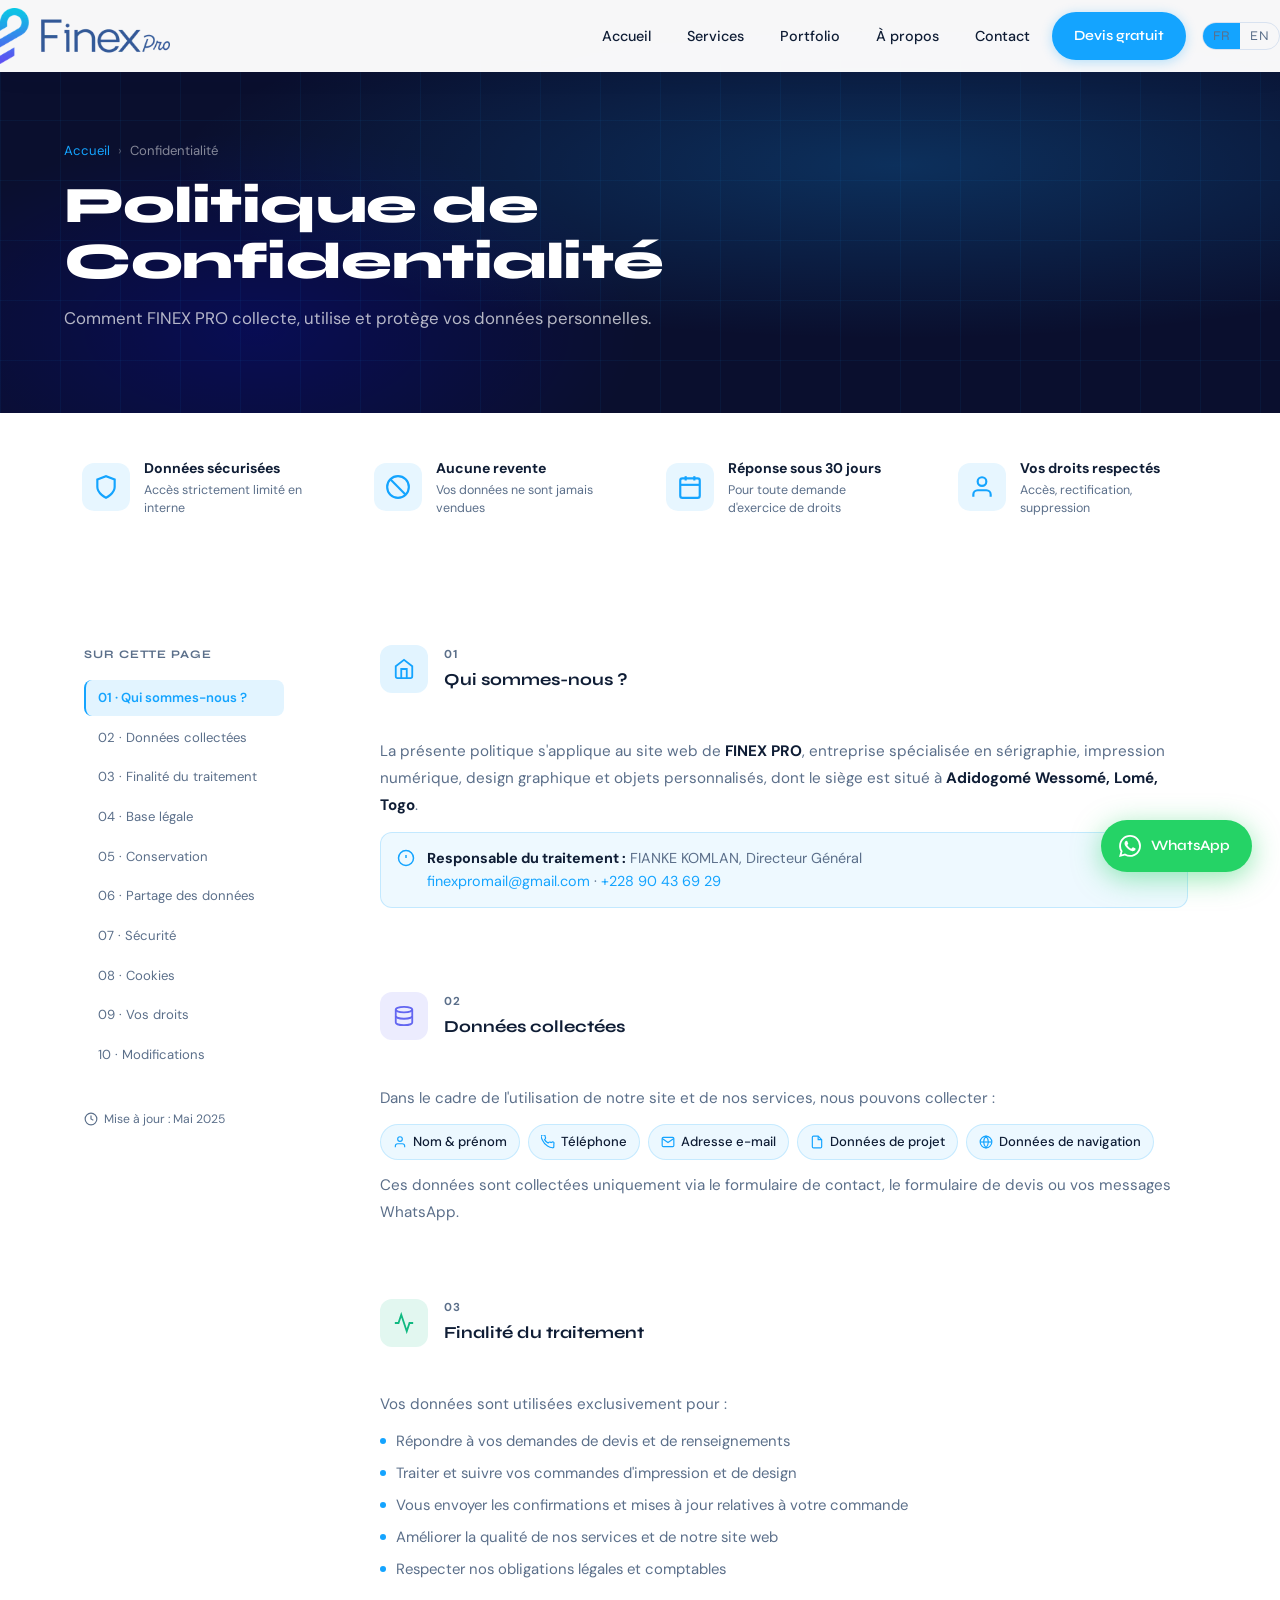
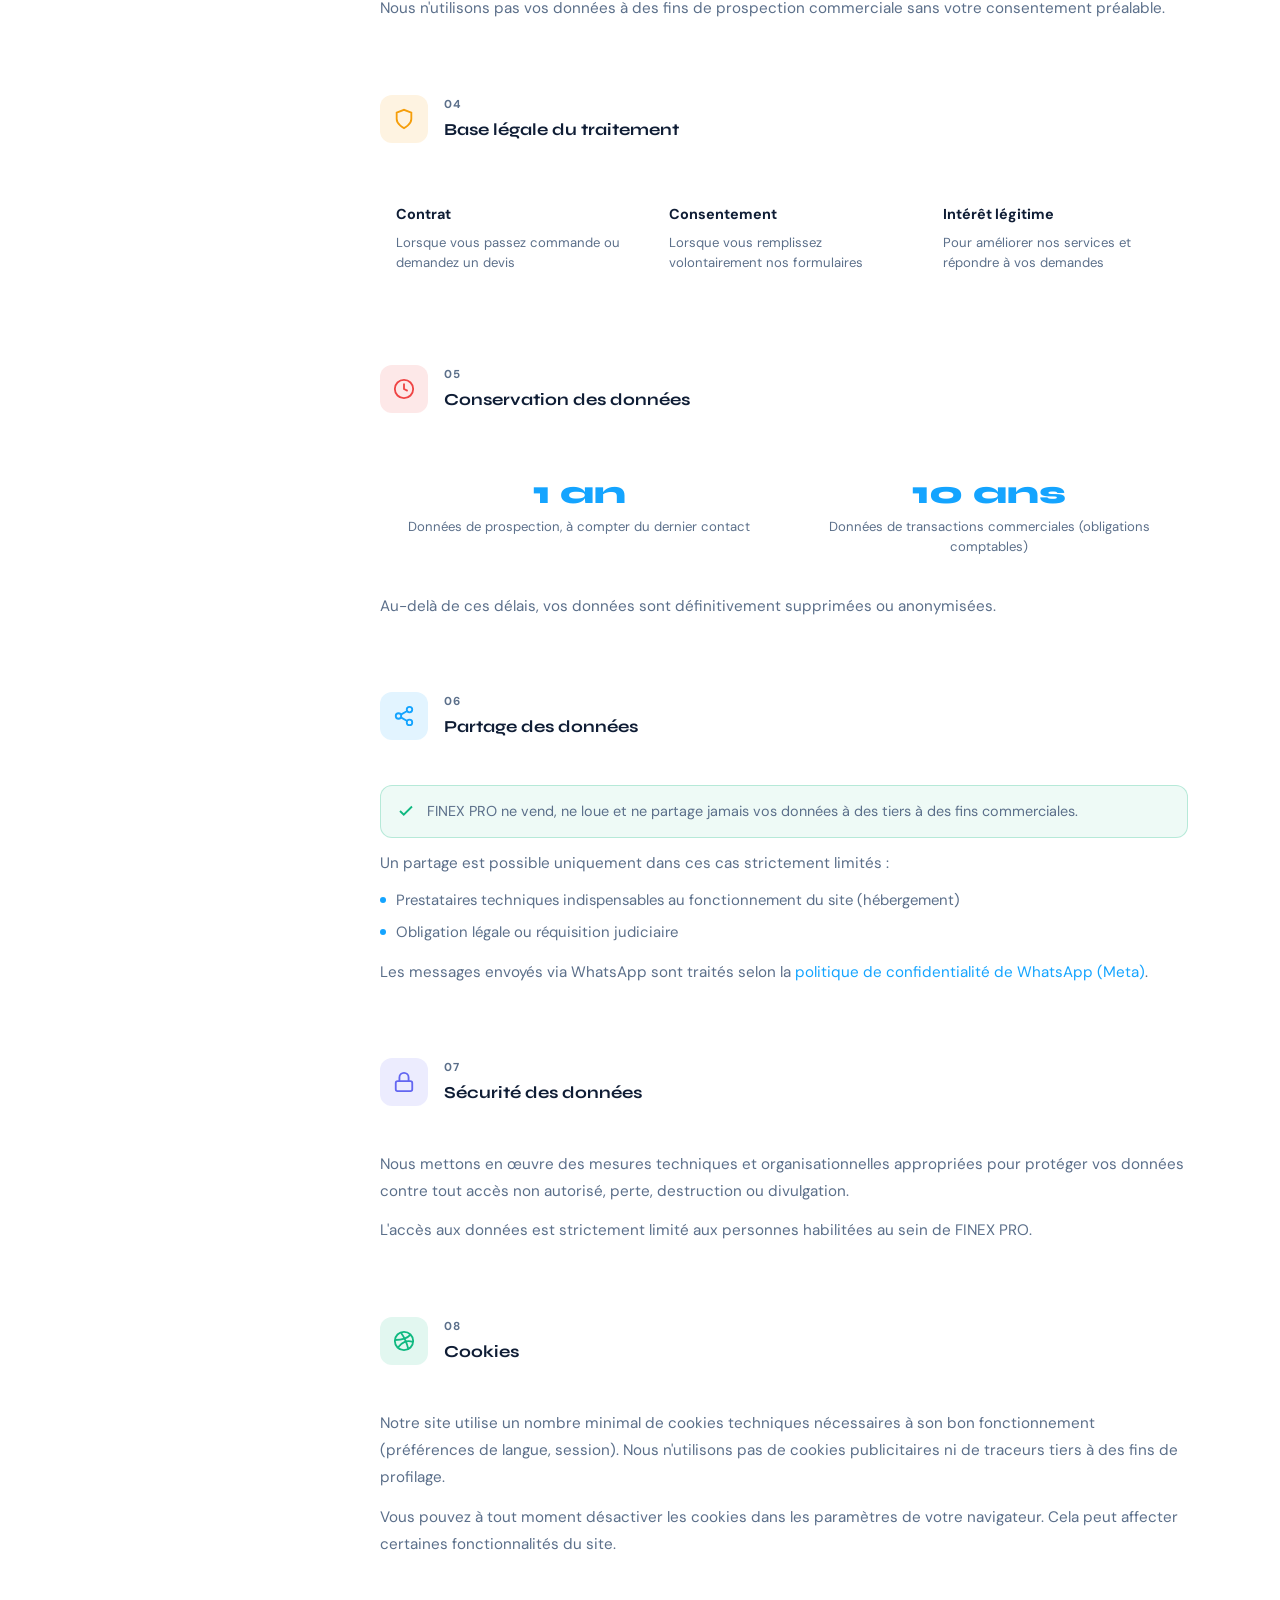
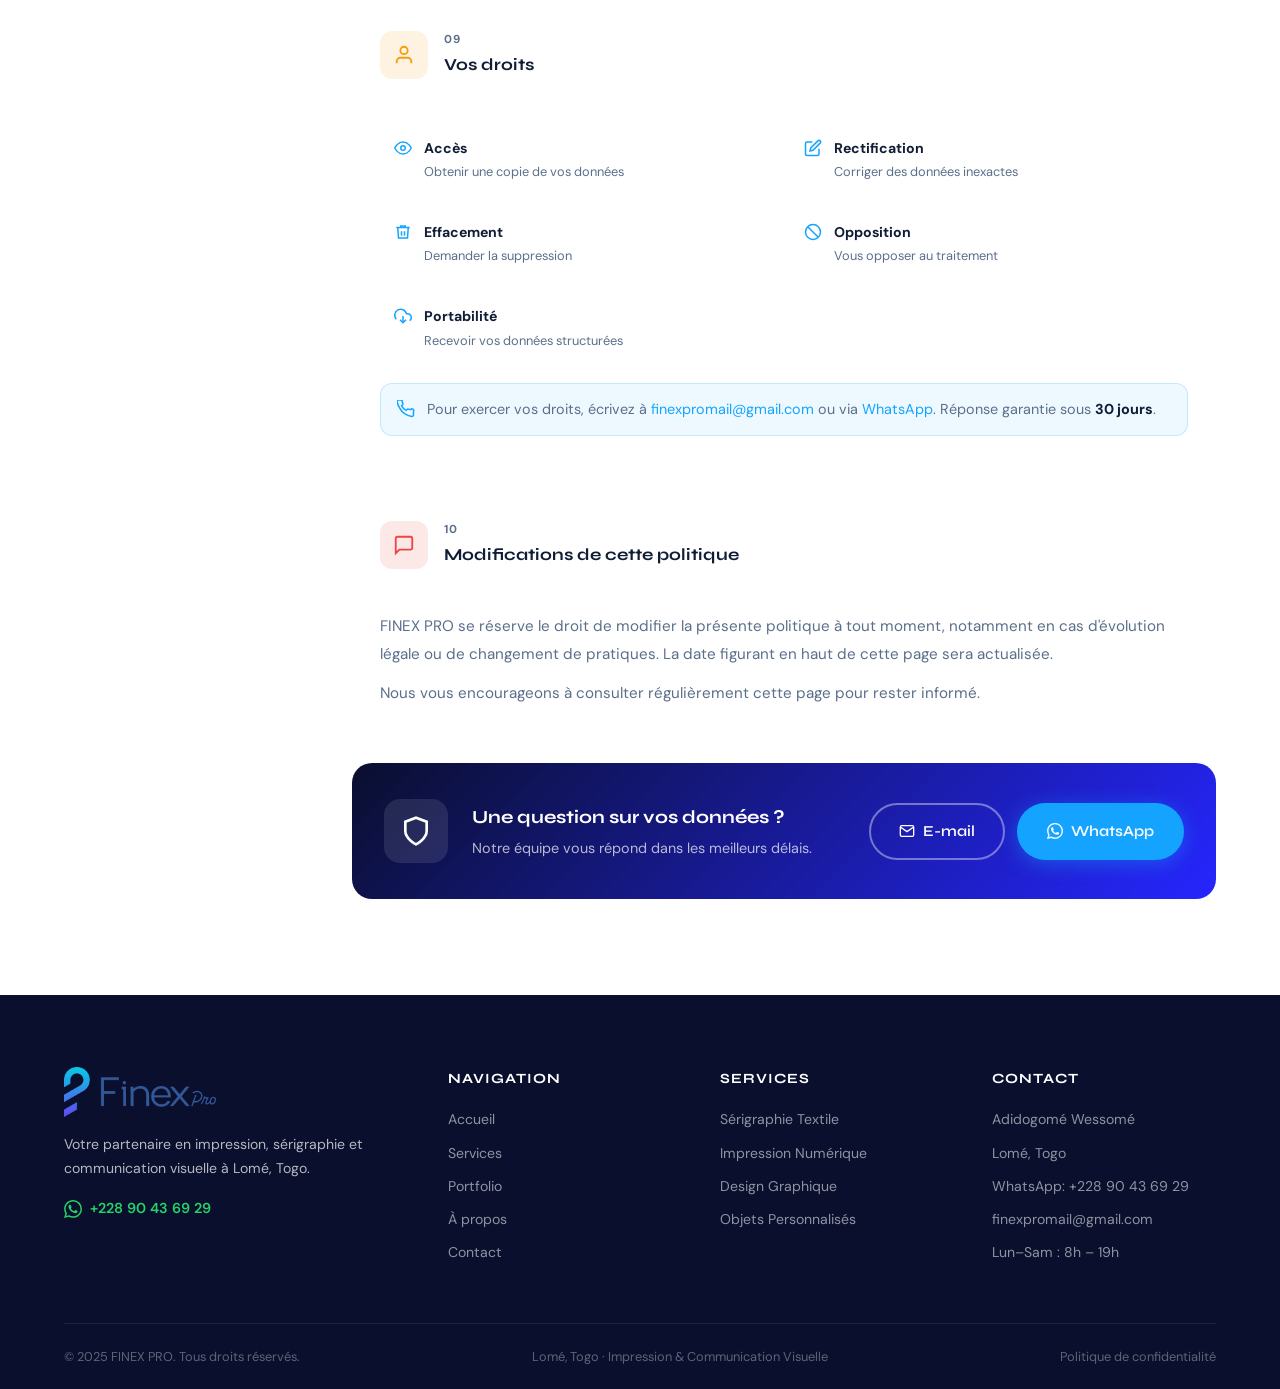
<file: privacy.html>
﻿<!DOCTYPE html>
<html lang="fr">
<head>
  <meta charset="UTF-8" />
  <meta name="viewport" content="width=device-width, initial-scale=1.0" />
  <title>Politique de Confidentialité | FINEX PRO</title>
    <!-- Aperçu de lien (WhatsApp, Facebook, LinkedIn, X) -->
    <meta property="og:type" content="website" />
    <meta property="og:site_name" content="FINEX PRO" />
    <meta property="og:locale" content="fr_FR" />
    <meta property="og:url" content="https://finexpro.tech/privacy.html" />
    <meta property="og:title" content="Politique de Confidentialité | FINEX PRO" />
    <meta property="og:description" content="Politique de confidentialité de FINEX PRO : comment nous collectons, utilisons et protégeons vos données personnelles." />
    <meta property="og:image" content="https://finexpro.tech/assets/images/og-image.jpg" />
    <meta property="og:image:secure_url" content="https://finexpro.tech/assets/images/og-image.jpg" />
    <meta property="og:image:type" content="image/jpeg" />
    <meta property="og:image:width" content="1200" />
    <meta property="og:image:height" content="630" />
    <meta property="og:image:alt" content="Logo FINEX PRO, Creative Solutions &amp; Global Printing" />
    <meta name="twitter:card" content="summary_large_image" />
    <meta name="twitter:title" content="Politique de Confidentialité | FINEX PRO" />
    <meta name="twitter:description" content="Politique de confidentialité de FINEX PRO : comment nous collectons, utilisons et protégeons vos données personnelles." />
    <meta name="twitter:image" content="https://finexpro.tech/assets/images/og-image.jpg" />
  <meta name="description" content="Politique de confidentialité de FINEX PRO : comment nous collectons, utilisons et protégeons vos données personnelles." />
  <link rel="preconnect" href="https://fonts.googleapis.com" />
  <link rel="preconnect" href="https://fonts.gstatic.com" crossorigin />
  <link href="https://fonts.googleapis.com/css2?family=Syne:wght@400;600;700;800&family=DM+Sans:ital,opsz,wght@0,9..40,300;0,9..40,400;0,9..40,500;1,9..40,300&display=swap" rel="stylesheet" />
  <link rel="stylesheet" href="style.css" />
  <link rel="icon" href="assets/images/favicon.svg"  />
</head>
<body class="page-inner">

  <a href="https://wa.me/22890436929?text=Bonjour%2C%20je%20souhaite%20obtenir%20un%20devis%20pour%20des%20services%20d%27impression."
     class="wa-float" target="_blank" rel="noopener" aria-label="Contact WhatsApp">
    <svg viewBox="0 0 24 24" fill="currentColor"><path d="M17.472 14.382c-.297-.149-1.758-.867-2.03-.967-.273-.099-.471-.148-.67.15-.197.297-.767.966-.94 1.164-.173.199-.347.223-.644.075-.297-.15-1.255-.463-2.39-1.475-.883-.788-1.48-1.761-1.653-2.059-.173-.297-.018-.458.13-.606.134-.133.298-.347.446-.52.149-.174.198-.298.298-.497.099-.198.05-.371-.025-.52-.075-.149-.669-1.612-.916-2.207-.242-.579-.487-.5-.669-.51-.173-.008-.371-.01-.57-.01-.198 0-.52.074-.792.372-.272.297-1.04 1.016-1.04 2.479 0 1.462 1.065 2.875 1.213 3.074.149.198 2.096 3.2 5.077 4.487.709.306 1.262.489 1.694.625.712.227 1.36.195 1.871.118.571-.085 1.758-.719 2.006-1.413.248-.694.248-1.289.173-1.413-.074-.124-.272-.198-.57-.347m-5.421 7.403h-.004a9.87 9.87 0 01-5.031-1.378l-.361-.214-3.741.982.998-3.648-.235-.374a9.86 9.86 0 01-1.51-5.26c.001-5.45 4.436-9.884 9.888-9.884 2.64 0 5.122 1.03 6.988 2.898a9.825 9.825 0 012.893 6.994c-.003 5.45-4.437 9.884-9.885 9.884m8.413-18.297A11.815 11.815 0 0012.05 0C5.495 0 .16 5.335.157 11.892c0 2.096.547 4.142 1.588 5.945L.057 24l6.305-1.654a11.882 11.882 0 005.683 1.448h.005c6.554 0 11.89-5.335 11.893-11.893a11.821 11.821 0 00-3.48-8.413Z"/></svg>
    <span>WhatsApp</span>
  </a>

  <nav class="navbar" id="navbar">
    <div class="nav-inner">
      <a href="index.html" class="nav-logo">
        <span class="logo-mark"><img loading="lazy" decoding="async" src="assets/images/logo-symbole-finexpro-1.webp" alt="FINEX PRO" /></span>
      </a>
      <button class="nav-toggle" id="navToggle" aria-label="Menu">
        <span></span><span></span><span></span>
      </button>
      <ul class="nav-links" id="navLinks">
        <li><a href="index.html" class="nav-link" data-i18n="nav.home">Accueil</a></li>
        <li><a href="services.html" class="nav-link" data-i18n="nav.services">Services</a></li>
        <li><a href="portfolio.html" class="nav-link" data-i18n="nav.portfolio">Portfolio</a></li>
        <li><a href="about.html" class="nav-link" data-i18n="nav.about">À propos</a></li>
        <li><a href="contact.html" class="nav-link" data-i18n="nav.contact">Contact</a></li>
        <li><a href="devis.html" class="btn btn-nav" data-i18n="nav.devis">Devis gratuit</a></li>
        <li class="nav-controls">
          <div class="lang-switcher">
            <button class="lang-btn active" data-lang="fr">FR</button>
            <button class="lang-btn" data-lang="en">EN</button>
          </div>
        </li>
      </ul>
    </div>
  </nav>

  <!-- Hero -->
  <section class="page-hero">
    <div class="page-hero-bg">
      <div class="hero-mesh"></div>
      <div class="hero-grid"></div>
    </div>
    <div class="container">
      <div class="page-hero-content">
        <nav class="breadcrumb" aria-label="fil d'Ariane">
          <a href="index.html">Accueil</a>
          <span class="breadcrumb-sep">›</span>
          <span data-i18n="prv.breadcrumb">Confidentialité</span>
        </nav>
        <h1 class="page-hero-title reveal" data-i18n="prv.hero.title">Politique de Confidentialité</h1>
        <p class="page-hero-sub reveal" data-i18n="prv.hero.sub">Comment FINEX PRO collecte, utilise et protège vos données personnelles.</p>
      </div>
    </div>
  </section>

  <!-- Résumé rapide -->
  <section class="prv-highlights-section">
    <div class="container">
      <div class="prv-highlights reveal">
        <div class="prv-hl-card">
          <div class="prv-hl-icon">
            <svg viewBox="0 0 24 24" fill="none" stroke="currentColor" stroke-width="2" width="26" height="26"><path d="M12 22s8-4 8-10V5l-8-3-8 3v7c0 6 8 10 8 10z"/></svg>
          </div>
          <div>
            <strong data-i18n="prv.hl1.title">Données sécurisées</strong>
            <span data-i18n="prv.hl1.sub">Accès strictement limité en interne</span>
          </div>
        </div>
        <div class="prv-hl-card">
          <div class="prv-hl-icon">
            <svg viewBox="0 0 24 24" fill="none" stroke="currentColor" stroke-width="2" width="26" height="26"><circle cx="12" cy="12" r="10"/><line x1="4.93" y1="4.93" x2="19.07" y2="19.07"/></svg>
          </div>
          <div>
            <strong data-i18n="prv.hl2.title">Aucune revente</strong>
            <span data-i18n="prv.hl2.sub">Vos données ne sont jamais vendues</span>
          </div>
        </div>
        <div class="prv-hl-card">
          <div class="prv-hl-icon">
            <svg viewBox="0 0 24 24" fill="none" stroke="currentColor" stroke-width="2" width="26" height="26"><rect x="3" y="4" width="18" height="18" rx="2" ry="2"/><line x1="16" y1="2" x2="16" y2="6"/><line x1="8" y1="2" x2="8" y2="6"/><line x1="3" y1="10" x2="21" y2="10"/></svg>
          </div>
          <div>
            <strong data-i18n="prv.hl3.title">Réponse sous 30 jours</strong>
            <span data-i18n="prv.hl3.sub">Pour toute demande d'exercice de droits</span>
          </div>
        </div>
        <div class="prv-hl-card">
          <div class="prv-hl-icon">
            <svg viewBox="0 0 24 24" fill="none" stroke="currentColor" stroke-width="2" width="26" height="26"><path d="M20 21v-2a4 4 0 00-4-4H8a4 4 0 00-4 4v2"/><circle cx="12" cy="7" r="4"/></svg>
          </div>
          <div>
            <strong data-i18n="prv.hl4.title">Vos droits respectés</strong>
            <span data-i18n="prv.hl4.sub">Accès, rectification, suppression</span>
          </div>
        </div>
      </div>
    </div>
  </section>

  <!-- Contenu principal -->
  <section class="section prv-main-section">
    <div class="container">
      <div class="prv-layout">

        <!-- Sidebar TOC -->
        <aside class="prv-toc">
          <div class="prv-toc-inner">
            <p class="prv-toc-label" data-i18n="prv.toc.label">Sur cette page</p>
            <nav>
              <a href="#s1" class="prv-toc-link active" data-i18n="prv.toc.1">01 · Qui sommes-nous ?</a>
              <a href="#s2" class="prv-toc-link" data-i18n="prv.toc.2">02 · Données collectées</a>
              <a href="#s3" class="prv-toc-link" data-i18n="prv.toc.3">03 · Finalité du traitement</a>
              <a href="#s4" class="prv-toc-link" data-i18n="prv.toc.4">04 · Base légale</a>
              <a href="#s5" class="prv-toc-link" data-i18n="prv.toc.5">05 · Conservation</a>
              <a href="#s6" class="prv-toc-link" data-i18n="prv.toc.6">06 · Partage des données</a>
              <a href="#s7" class="prv-toc-link" data-i18n="prv.toc.7">07 · Sécurité</a>
              <a href="#s8" class="prv-toc-link" data-i18n="prv.toc.8">08 · Cookies</a>
              <a href="#s9" class="prv-toc-link" data-i18n="prv.toc.9">09 · Vos droits</a>
              <a href="#s10" class="prv-toc-link" data-i18n="prv.toc.10">10 · Modifications</a>
            </nav>
            <div class="prv-toc-date">
              <svg viewBox="0 0 24 24" fill="none" stroke="currentColor" stroke-width="2" width="14" height="14"><circle cx="12" cy="12" r="10"/><polyline points="12 6 12 12 16 14"/></svg>
              <span data-i18n="prv.toc.date">Mise à jour : Mai 2025</span>
            </div>
          </div>
        </aside>

        <!-- Sections -->
        <div class="prv-sections">

          <div id="s1" class="prv-section reveal">
            <div class="prv-section-head">
              <div class="prv-section-icon" style="background:rgba(20,164,255,.12);color:var(--blue)">
                <svg viewBox="0 0 24 24" fill="none" stroke="currentColor" stroke-width="2" width="22" height="22"><path d="M3 9l9-7 9 7v11a2 2 0 01-2 2H5a2 2 0 01-2-2z"/><polyline points="9 22 9 12 15 12 15 22"/></svg>
              </div>
              <div>
                <span class="prv-section-num">01</span>
                <h2 class="prv-section-title" data-i18n="prv.s1.title">Qui sommes-nous ?</h2>
              </div>
            </div>
            <div class="prv-section-body">
              <p>La présente politique s'applique au site web de <strong>FINEX PRO</strong>, entreprise spécialisée en sérigraphie, impression numérique, design graphique et objets personnalisés, dont le siège est situé à <strong>Adidogomé Wessomé, Lomé, Togo</strong>.</p>
              <div class="prv-info-box">
                <svg viewBox="0 0 24 24" fill="none" stroke="currentColor" stroke-width="2" width="18" height="18"><circle cx="12" cy="12" r="10"/><line x1="12" y1="8" x2="12" y2="12"/><line x1="12" y1="16" x2="12.01" y2="16"/></svg>
                <div>
                  <strong data-i18n="prv.s1.resp">Responsable du traitement :</strong> FIANKE KOMLAN, Directeur Général<br>
                  <a href="mailto:finexpromail@gmail.com">finexpromail@gmail.com</a> · <a href="tel:+22890436929">+228 90 43 69 29</a>
                </div>
              </div>
            </div>
          </div>

          <div id="s2" class="prv-section reveal">
            <div class="prv-section-head">
              <div class="prv-section-icon" style="background:rgba(99,102,241,.12);color:#6366f1">
                <svg viewBox="0 0 24 24" fill="none" stroke="currentColor" stroke-width="2" width="22" height="22"><ellipse cx="12" cy="5" rx="9" ry="3"/><path d="M21 12c0 1.66-4 3-9 3s-9-1.34-9-3"/><path d="M3 5v14c0 1.66 4 3 9 3s9-1.34 9-3V5"/></svg>
              </div>
              <div>
                <span class="prv-section-num">02</span>
                <h2 class="prv-section-title" data-i18n="prv.s2.title">Données collectées</h2>
              </div>
            </div>
            <div class="prv-section-body">
              <p data-i18n="prv.s2.p1">Dans le cadre de l'utilisation de notre site et de nos services, nous pouvons collecter :</p>
              <div class="prv-tags-list">
                <span class="prv-tag"><svg viewBox="0 0 24 24" fill="none" stroke="currentColor" stroke-width="2" width="14" height="14"><path d="M20 21v-2a4 4 0 00-4-4H8a4 4 0 00-4 4v2"/><circle cx="12" cy="7" r="4"/></svg>Nom &amp; prénom</span>
                <span class="prv-tag"><svg viewBox="0 0 24 24" fill="none" stroke="currentColor" stroke-width="2" width="14" height="14"><path d="M22 16.92v3a2 2 0 01-2.18 2 19.79 19.79 0 01-8.63-3.07A19.5 19.5 0 013.07 9.81 19.79 19.79 0 01.07 1.18 2 2 0 012.03 0h3a2 2 0 012 1.72c.127.96.361 1.903.7 2.81a2 2 0 01-.45 2.11L6.09 7.91a16 16 0 006 6l1.27-1.27a2 2 0 012.11-.45c.907.339 1.85.573 2.81.7A2 2 0 0122 14.92z"/></svg>Téléphone</span>
                <span class="prv-tag"><svg viewBox="0 0 24 24" fill="none" stroke="currentColor" stroke-width="2" width="14" height="14"><path d="M4 4h16c1.1 0 2 .9 2 2v12c0 1.1-.9 2-2 2H4c-1.1 0-2-.9-2-2V6c0-1.1.9-2 2-2z"/><polyline points="22,6 12,13 2,6"/></svg>Adresse e-mail</span>
                <span class="prv-tag"><svg viewBox="0 0 24 24" fill="none" stroke="currentColor" stroke-width="2" width="14" height="14"><path d="M14 2H6a2 2 0 00-2 2v16a2 2 0 002 2h12a2 2 0 002-2V8z"/><polyline points="14 2 14 8 20 8"/></svg>Données de projet</span>
                <span class="prv-tag"><svg viewBox="0 0 24 24" fill="none" stroke="currentColor" stroke-width="2" width="14" height="14"><circle cx="12" cy="12" r="10"/><line x1="2" y1="12" x2="22" y2="12"/><path d="M12 2a15.3 15.3 0 014 10 15.3 15.3 0 01-4 10 15.3 15.3 0 01-4-10 15.3 15.3 0 014-10z"/></svg>Données de navigation</span>
              </div>
              <p data-i18n="prv.s2.p2">Ces données sont collectées uniquement via le formulaire de contact, le formulaire de devis ou vos messages WhatsApp.</p>
            </div>
          </div>

          <div id="s3" class="prv-section reveal">
            <div class="prv-section-head">
              <div class="prv-section-icon" style="background:rgba(16,185,129,.12);color:#10b981">
                <svg viewBox="0 0 24 24" fill="none" stroke="currentColor" stroke-width="2" width="22" height="22"><polyline points="22 12 18 12 15 21 9 3 6 12 2 12"/></svg>
              </div>
              <div>
                <span class="prv-section-num">03</span>
                <h2 class="prv-section-title" data-i18n="prv.s3.title">Finalité du traitement</h2>
              </div>
            </div>
            <div class="prv-section-body">
              <p data-i18n="prv.s3.p">Vos données sont utilisées exclusivement pour :</p>
              <ul class="prv-list">
                <li data-i18n="prv.s3.l1">Répondre à vos demandes de devis et de renseignements</li>
                <li data-i18n="prv.s3.l2">Traiter et suivre vos commandes d'impression et de design</li>
                <li data-i18n="prv.s3.l3">Vous envoyer les confirmations et mises à jour relatives à votre commande</li>
                <li data-i18n="prv.s3.l4">Améliorer la qualité de nos services et de notre site web</li>
                <li data-i18n="prv.s3.l5">Respecter nos obligations légales et comptables</li>
              </ul>
              <p data-i18n="prv.s3.note">Nous n'utilisons <strong>pas</strong> vos données à des fins de prospection commerciale sans votre consentement préalable.</p>
            </div>
          </div>

          <div id="s4" class="prv-section reveal">
            <div class="prv-section-head">
              <div class="prv-section-icon" style="background:rgba(245,158,11,.12);color:#f59e0b">
                <svg viewBox="0 0 24 24" fill="none" stroke="currentColor" stroke-width="2" width="22" height="22"><path d="M12 22s8-4 8-10V5l-8-3-8 3v7c0 6 8 10 8 10z"/></svg>
              </div>
              <div>
                <span class="prv-section-num">04</span>
                <h2 class="prv-section-title" data-i18n="prv.s4.title">Base légale du traitement</h2>
              </div>
            </div>
            <div class="prv-section-body">
              <div class="prv-cards-row">
                <div class="prv-mini-card">
                  <strong data-i18n="prv.s4.c1.title">Contrat</strong>
                  <span data-i18n="prv.s4.c1.p">Lorsque vous passez commande ou demandez un devis</span>
                </div>
                <div class="prv-mini-card">
                  <strong data-i18n="prv.s4.c2.title">Consentement</strong>
                  <span data-i18n="prv.s4.c2.p">Lorsque vous remplissez volontairement nos formulaires</span>
                </div>
                <div class="prv-mini-card">
                  <strong data-i18n="prv.s4.c3.title">Intérêt légitime</strong>
                  <span data-i18n="prv.s4.c3.p">Pour améliorer nos services et répondre à vos demandes</span>
                </div>
              </div>
            </div>
          </div>

          <div id="s5" class="prv-section reveal">
            <div class="prv-section-head">
              <div class="prv-section-icon" style="background:rgba(239,68,68,.12);color:#ef4444">
                <svg viewBox="0 0 24 24" fill="none" stroke="currentColor" stroke-width="2" width="22" height="22"><circle cx="12" cy="12" r="10"/><polyline points="12 6 12 12 16 14"/></svg>
              </div>
              <div>
                <span class="prv-section-num">05</span>
                <h2 class="prv-section-title" data-i18n="prv.s5.title">Conservation des données</h2>
              </div>
            </div>
            <div class="prv-section-body">
              <div class="prv-duration-row">
                <div class="prv-duration-card">
                  <span class="prv-duration-num" data-i18n="prv.s5.d1">1 an</span>
                  <span data-i18n="prv.s5.d1.label">Données de prospection, à compter du dernier contact</span>
                </div>
                <div class="prv-duration-card">
                  <span class="prv-duration-num" data-i18n="prv.s5.d2">10 ans</span>
                  <span data-i18n="prv.s5.d2.label">Données de transactions commerciales (obligations comptables)</span>
                </div>
              </div>
              <p data-i18n="prv.s5.p">Au-delà de ces délais, vos données sont définitivement supprimées ou anonymisées.</p>
            </div>
          </div>

          <div id="s6" class="prv-section reveal">
            <div class="prv-section-head">
              <div class="prv-section-icon" style="background:rgba(20,164,255,.12);color:var(--blue)">
                <svg viewBox="0 0 24 24" fill="none" stroke="currentColor" stroke-width="2" width="22" height="22"><circle cx="18" cy="5" r="3"/><circle cx="6" cy="12" r="3"/><circle cx="18" cy="19" r="3"/><line x1="8.59" y1="13.51" x2="15.42" y2="17.49"/><line x1="15.41" y1="6.51" x2="8.59" y2="10.49"/></svg>
              </div>
              <div>
                <span class="prv-section-num">06</span>
                <h2 class="prv-section-title" data-i18n="prv.s6.title">Partage des données</h2>
              </div>
            </div>
            <div class="prv-section-body">
              <div class="prv-info-box prv-info-box--success">
                <svg viewBox="0 0 24 24" fill="none" stroke="currentColor" stroke-width="2.5" width="18" height="18"><polyline points="20 6 9 17 4 12"/></svg>
                <span data-i18n="prv.s6.note">FINEX PRO ne vend, ne loue et ne partage jamais vos données à des tiers à des fins commerciales.</span>
              </div>
              <p data-i18n="prv.s6.p">Un partage est possible uniquement dans ces cas strictement limités :</p>
              <ul class="prv-list">
                <li data-i18n="prv.s6.l1">Prestataires techniques indispensables au fonctionnement du site (hébergement)</li>
                <li data-i18n="prv.s6.l2">Obligation légale ou réquisition judiciaire</li>
              </ul>
              <p>Les messages envoyés via WhatsApp sont traités selon la <a href="https://www.whatsapp.com/legal/privacy-policy" target="_blank" rel="noopener">politique de confidentialité de WhatsApp (Meta)</a>.</p>
            </div>
          </div>

          <div id="s7" class="prv-section reveal">
            <div class="prv-section-head">
              <div class="prv-section-icon" style="background:rgba(99,102,241,.12);color:#6366f1">
                <svg viewBox="0 0 24 24" fill="none" stroke="currentColor" stroke-width="2" width="22" height="22"><rect x="3" y="11" width="18" height="11" rx="2" ry="2"/><path d="M7 11V7a5 5 0 0110 0v4"/></svg>
              </div>
              <div>
                <span class="prv-section-num">07</span>
                <h2 class="prv-section-title" data-i18n="prv.s7.title">Sécurité des données</h2>
              </div>
            </div>
            <div class="prv-section-body">
              <p data-i18n="prv.s7.p1">Nous mettons en œuvre des mesures techniques et organisationnelles appropriées pour protéger vos données contre tout accès non autorisé, perte, destruction ou divulgation.</p>
              <p data-i18n="prv.s7.p2">L'accès aux données est strictement limité aux personnes habilitées au sein de FINEX PRO.</p>
            </div>
          </div>

          <div id="s8" class="prv-section reveal">
            <div class="prv-section-head">
              <div class="prv-section-icon" style="background:rgba(16,185,129,.12);color:#10b981">
                <svg viewBox="0 0 24 24" fill="none" stroke="currentColor" stroke-width="2" width="22" height="22"><path d="M12 2C6.48 2 2 6.48 2 12s4.48 10 10 10 10-4.48 10-10S17.52 2 12 2z"/><path d="M8.56 2.75c4.37 6.03 6.02 9.42 8.03 17.72m2.54-15.38c-3.72 4.35-8.94 5.66-16.88 5.85m19.5 1.9c-3.5-.93-6.63-.82-8.94 0-2.58.92-5.01 2.86-7.44 6.32"/></svg>
              </div>
              <div>
                <span class="prv-section-num">08</span>
                <h2 class="prv-section-title" data-i18n="prv.s8.title">Cookies</h2>
              </div>
            </div>
            <div class="prv-section-body">
              <p data-i18n="prv.s8.p1">Notre site utilise un nombre <strong>minimal</strong> de cookies techniques nécessaires à son bon fonctionnement (préférences de langue, session). Nous n'utilisons pas de cookies publicitaires ni de traceurs tiers à des fins de profilage.</p>
              <p data-i18n="prv.s8.p2">Vous pouvez à tout moment désactiver les cookies dans les paramètres de votre navigateur. Cela peut affecter certaines fonctionnalités du site.</p>
            </div>
          </div>

          <div id="s9" class="prv-section reveal">
            <div class="prv-section-head">
              <div class="prv-section-icon" style="background:rgba(245,158,11,.12);color:#f59e0b">
                <svg viewBox="0 0 24 24" fill="none" stroke="currentColor" stroke-width="2" width="22" height="22"><path d="M20 21v-2a4 4 0 00-4-4H8a4 4 0 00-4 4v2"/><circle cx="12" cy="7" r="4"/></svg>
              </div>
              <div>
                <span class="prv-section-num">09</span>
                <h2 class="prv-section-title" data-i18n="prv.s9.title">Vos droits</h2>
              </div>
            </div>
            <div class="prv-section-body">
              <div class="prv-rights-grid">
                <div class="prv-right-item">
                  <svg viewBox="0 0 24 24" fill="none" stroke="currentColor" stroke-width="2" width="18" height="18"><path d="M1 12s4-8 11-8 11 8 11 8-4 8-11 8-11-8-11-8z"/><circle cx="12" cy="12" r="3"/></svg>
                  <div><strong data-i18n="prv.s9.r1.title">Accès</strong><span data-i18n="prv.s9.r1.p">Obtenir une copie de vos données</span></div>
                </div>
                <div class="prv-right-item">
                  <svg viewBox="0 0 24 24" fill="none" stroke="currentColor" stroke-width="2" width="18" height="18"><path d="M11 4H4a2 2 0 00-2 2v14a2 2 0 002 2h14a2 2 0 002-2v-7"/><path d="M18.5 2.5a2.121 2.121 0 013 3L12 15l-4 1 1-4 9.5-9.5z"/></svg>
                  <div><strong data-i18n="prv.s9.r2.title">Rectification</strong><span data-i18n="prv.s9.r2.p">Corriger des données inexactes</span></div>
                </div>
                <div class="prv-right-item">
                  <svg viewBox="0 0 24 24" fill="none" stroke="currentColor" stroke-width="2" width="18" height="18"><polyline points="3 6 5 6 21 6"/><path d="M19 6l-1 14H6L5 6"/><path d="M10 11v6"/><path d="M14 11v6"/><path d="M9 6V4h6v2"/></svg>
                  <div><strong data-i18n="prv.s9.r3.title">Effacement</strong><span data-i18n="prv.s9.r3.p">Demander la suppression</span></div>
                </div>
                <div class="prv-right-item">
                  <svg viewBox="0 0 24 24" fill="none" stroke="currentColor" stroke-width="2" width="18" height="18"><circle cx="12" cy="12" r="10"/><line x1="4.93" y1="4.93" x2="19.07" y2="19.07"/></svg>
                  <div><strong data-i18n="prv.s9.r4.title">Opposition</strong><span data-i18n="prv.s9.r4.p">Vous opposer au traitement</span></div>
                </div>
                <div class="prv-right-item">
                  <svg viewBox="0 0 24 24" fill="none" stroke="currentColor" stroke-width="2" width="18" height="18"><polyline points="8 17 12 21 16 17"/><line x1="12" y1="12" x2="12" y2="21"/><path d="M20.88 18.09A5 5 0 0018 9h-1.26A8 8 0 103 16.29"/></svg>
                  <div><strong data-i18n="prv.s9.r5.title">Portabilité</strong><span data-i18n="prv.s9.r5.p">Recevoir vos données structurées</span></div>
                </div>
              </div>
              <div class="prv-info-box" style="margin-top:20px">
                <svg viewBox="0 0 24 24" fill="none" stroke="currentColor" stroke-width="2" width="18" height="18"><path d="M22 16.92v3a2 2 0 01-2.18 2 19.79 19.79 0 01-8.63-3.07A19.5 19.5 0 013.07 9.81 19.79 19.79 0 01.07 1.18 2 2 0 012.03 0h3a2 2 0 012 1.72c.127.96.361 1.903.7 2.81a2 2 0 01-.45 2.11L6.09 7.91a16 16 0 006 6l1.27-1.27a2 2 0 012.11-.45c.907.339 1.85.573 2.81.7A2 2 0 0122 14.92z"/></svg>
                <span>Pour exercer vos droits, écrivez à <a href="mailto:finexpromail@gmail.com">finexpromail@gmail.com</a> ou via <a href="https://wa.me/22890436929" target="_blank" rel="noopener">WhatsApp</a>. Réponse garantie sous <strong>30 jours</strong>.</span>
              </div>
            </div>
          </div>

          <div id="s10" class="prv-section reveal">
            <div class="prv-section-head">
              <div class="prv-section-icon" style="background:rgba(239,68,68,.12);color:#ef4444">
                <svg viewBox="0 0 24 24" fill="none" stroke="currentColor" stroke-width="2" width="22" height="22"><path d="M21 15a2 2 0 01-2 2H7l-4 4V5a2 2 0 012-2h14a2 2 0 012 2z"/></svg>
              </div>
              <div>
                <span class="prv-section-num">10</span>
                <h2 class="prv-section-title" data-i18n="prv.s10.title">Modifications de cette politique</h2>
              </div>
            </div>
            <div class="prv-section-body">
              <p data-i18n="prv.s10.p1">FINEX PRO se réserve le droit de modifier la présente politique à tout moment, notamment en cas d'évolution légale ou de changement de pratiques. La date figurant en haut de cette page sera actualisée.</p>
              <p data-i18n="prv.s10.p2">Nous vous encourageons à consulter régulièrement cette page pour rester informé.</p>
            </div>
          </div>

          <!-- CTA Contact -->
          <div class="prv-cta reveal">
            <div class="prv-cta-inner">
              <div class="prv-cta-icon">
                <svg viewBox="0 0 24 24" fill="none" stroke="currentColor" stroke-width="2" width="32" height="32"><path d="M12 22s8-4 8-10V5l-8-3-8 3v7c0 6 8 10 8 10z"/></svg>
              </div>
              <div class="prv-cta-text">
                <h3 data-i18n="prv.cta.title">Une question sur vos données ?</h3>
                <p data-i18n="prv.cta.p">Notre équipe vous répond dans les meilleurs délais.</p>
              </div>
              <div class="prv-cta-btns">
                <a href="mailto:finexpromail@gmail.com" class="btn btn-outline">
                  <svg viewBox="0 0 24 24" fill="none" stroke="currentColor" stroke-width="2" width="16" height="16"><path d="M4 4h16c1.1 0 2 .9 2 2v12c0 1.1-.9 2-2 2H4c-1.1 0-2-.9-2-2V6c0-1.1.9-2 2-2z"/><polyline points="22,6 12,13 2,6"/></svg>
                  E-mail
                </a>
                <a href="https://wa.me/22890436929" target="_blank" rel="noopener" class="btn btn-primary">
                  <svg viewBox="0 0 24 24" fill="currentColor" width="16" height="16"><path d="M17.472 14.382c-.297-.149-1.758-.867-2.03-.967-.273-.099-.471-.148-.67.15-.197.297-.767.966-.94 1.164-.173.199-.347.223-.644.075-.297-.15-1.255-.463-2.39-1.475-.883-.788-1.48-1.761-1.653-2.059-.173-.297-.018-.458.13-.606.134-.133.298-.347.446-.52.149-.174.198-.298.298-.497.099-.198.05-.371-.025-.52-.075-.149-.669-1.612-.916-2.207-.242-.579-.487-.5-.669-.51-.173-.008-.371-.01-.57-.01-.198 0-.52.074-.792.372-.272.297-1.04 1.016-1.04 2.479 0 1.462 1.065 2.875 1.213 3.074.149.198 2.096 3.2 5.077 4.487.709.306 1.262.489 1.694.625.712.227 1.36.195 1.871.118.571-.085 1.758-.719 2.006-1.413.248-.694.248-1.289.173-1.413-.074-.124-.272-.198-.57-.347m-5.421 7.403h-.004a9.87 9.87 0 01-5.031-1.378l-.361-.214-3.741.982.998-3.648-.235-.374a9.86 9.86 0 01-1.51-5.26c.001-5.45 4.436-9.884 9.888-9.884 2.64 0 5.122 1.03 6.988 2.898a9.825 9.825 0 012.893 6.994c-.003 5.45-4.437 9.884-9.885 9.884m8.413-18.297A11.815 11.815 0 0012.05 0C5.495 0 .16 5.335.157 11.892c0 2.096.547 4.142 1.588 5.945L.057 24l6.305-1.654a11.882 11.882 0 005.683 1.448h.005c6.554 0 11.89-5.335 11.893-11.893a11.821 11.821 0 00-3.48-8.413Z"/></svg>
                  WhatsApp
                </a>
              </div>
            </div>
          </div>

        </div><!-- /prv-sections -->
      </div><!-- /prv-layout -->
    </div>
  </section>

  <footer class="footer">
    <div class="container">
      <div class="footer-inner">
        <div class="footer-brand">
          <a href="index.html" class="nav-logo">
            <span class="logo-mark"><img loading="lazy" decoding="async" src="assets/images/logo-symbole-finexpro-1.webp" alt="FINEX PRO" /></span>
          </a>
          <p data-i18n="footer.brand.desc">Votre partenaire en impression, sérigraphie et communication visuelle à Lomé, Togo.</p>
          <a href="https://wa.me/22890436929" target="_blank" class="footer-wa">
            <svg viewBox="0 0 24 24" fill="currentColor" width="18" height="18"><path d="M17.472 14.382c-.297-.149-1.758-.867-2.03-.967-.273-.099-.471-.148-.67.15-.197.297-.767.966-.94 1.164-.173.199-.347.223-.644.075-.297-.15-1.255-.463-2.39-1.475-.883-.788-1.48-1.761-1.653-2.059-.173-.297-.018-.458.13-.606.134-.133.298-.347.446-.52.149-.174.198-.298.298-.497.099-.198.05-.371-.025-.52-.075-.149-.669-1.612-.916-2.207-.242-.579-.487-.5-.669-.51-.173-.008-.371-.01-.57-.01-.198 0-.52.074-.792.372-.272.297-1.04 1.016-1.04 2.479 0 1.462 1.065 2.875 1.213 3.074.149.198 2.096 3.2 5.077 4.487.709.306 1.262.489 1.694.625.712.227 1.36.195 1.871.118.571-.085 1.758-.719 2.006-1.413.248-.694.248-1.289.173-1.413-.074-.124-.272-.198-.57-.347m-5.421 7.403h-.004a9.87 9.87 0 01-5.031-1.378l-.361-.214-3.741.982.998-3.648-.235-.374a9.86 9.86 0 01-1.51-5.26c.001-5.45 4.436-9.884 9.888-9.884 2.64 0 5.122 1.03 6.988 2.898a9.825 9.825 0 012.893 6.994c-.003 5.45-4.437 9.884-9.885 9.884m8.413-18.297A11.815 11.815 0 0012.05 0C5.495 0 .16 5.335.157 11.892c0 2.096.547 4.142 1.588 5.945L.057 24l6.305-1.654a11.882 11.882 0 005.683 1.448h.005c6.554 0 11.89-5.335 11.893-11.893a11.821 11.821 0 00-3.48-8.413Z"/></svg>
            +228 90 43 69 29
          </a>
        </div>
        <div class="footer-links">
          <h4 data-i18n="footer.nav.h">Navigation</h4>
          <a href="index.html" data-i18n="nav.home">Accueil</a>
          <a href="services.html" data-i18n="nav.services">Services</a>
          <a href="portfolio.html" data-i18n="nav.portfolio">Portfolio</a>
          <a href="about.html" data-i18n="nav.about">À propos</a>
          <a href="contact.html" data-i18n="nav.contact">Contact</a>
        </div>
        <div class="footer-links">
          <h4 data-i18n="footer.svc.h">Services</h4>
          <a href="services.html#serigraphie" data-i18n="footer.svc.s1">Sérigraphie Textile</a>
          <a href="services.html#impression" data-i18n="footer.svc.s2">Impression Numérique</a>
          <a href="services.html#design" data-i18n="footer.svc.s3">Design Graphique</a>
          <a href="services.html#objets" data-i18n="footer.svc.s4">Objets Personnalisés</a>
        </div>
        <div class="footer-links">
          <h4 data-i18n="footer.contact.h">Contact</h4>
          <span>Adidogomé Wessomé</span>
          <span>Lomé, Togo</span>
          <a href="https://wa.me/22890436929" target="_blank">WhatsApp: +228 90 43 69 29</a>
          <a href="mailto:finexpromail@gmail.com">finexpromail@gmail.com</a>
          <span data-i18n="footer.hours">Lun–Sam : 8h – 19h</span>
        </div>
      </div>
      <div class="footer-bottom">
        <span data-i18n="footer.copy">© 2025 FINEX PRO. Tous droits réservés.</span>
        <span data-i18n="footer.tagline">Lomé, Togo · Impression &amp; Communication Visuelle</span>
        <a href="privacy.html" data-i18n="footer.privacy">Politique de confidentialité</a>
      </div>
    </div>
  </footer>

  <script src="script.js"></script>
  <script>
    /* TOC active link on scroll */
    const tocLinks = document.querySelectorAll('.prv-toc-link');
    const sections = document.querySelectorAll('.prv-section[id]');
    const observer = new IntersectionObserver(entries => {
      entries.forEach(entry => {
        if (entry.isIntersecting) {
          tocLinks.forEach(l => l.classList.remove('active'));
          const active = document.querySelector(`.prv-toc-link[href="#${entry.target.id}"]`);
          if (active) active.classList.add('active');
        }
      });
    }, { rootMargin: '-30% 0px -60% 0px' });
    sections.forEach(s => observer.observe(s));
  </script>
</body>
</html>
</file>
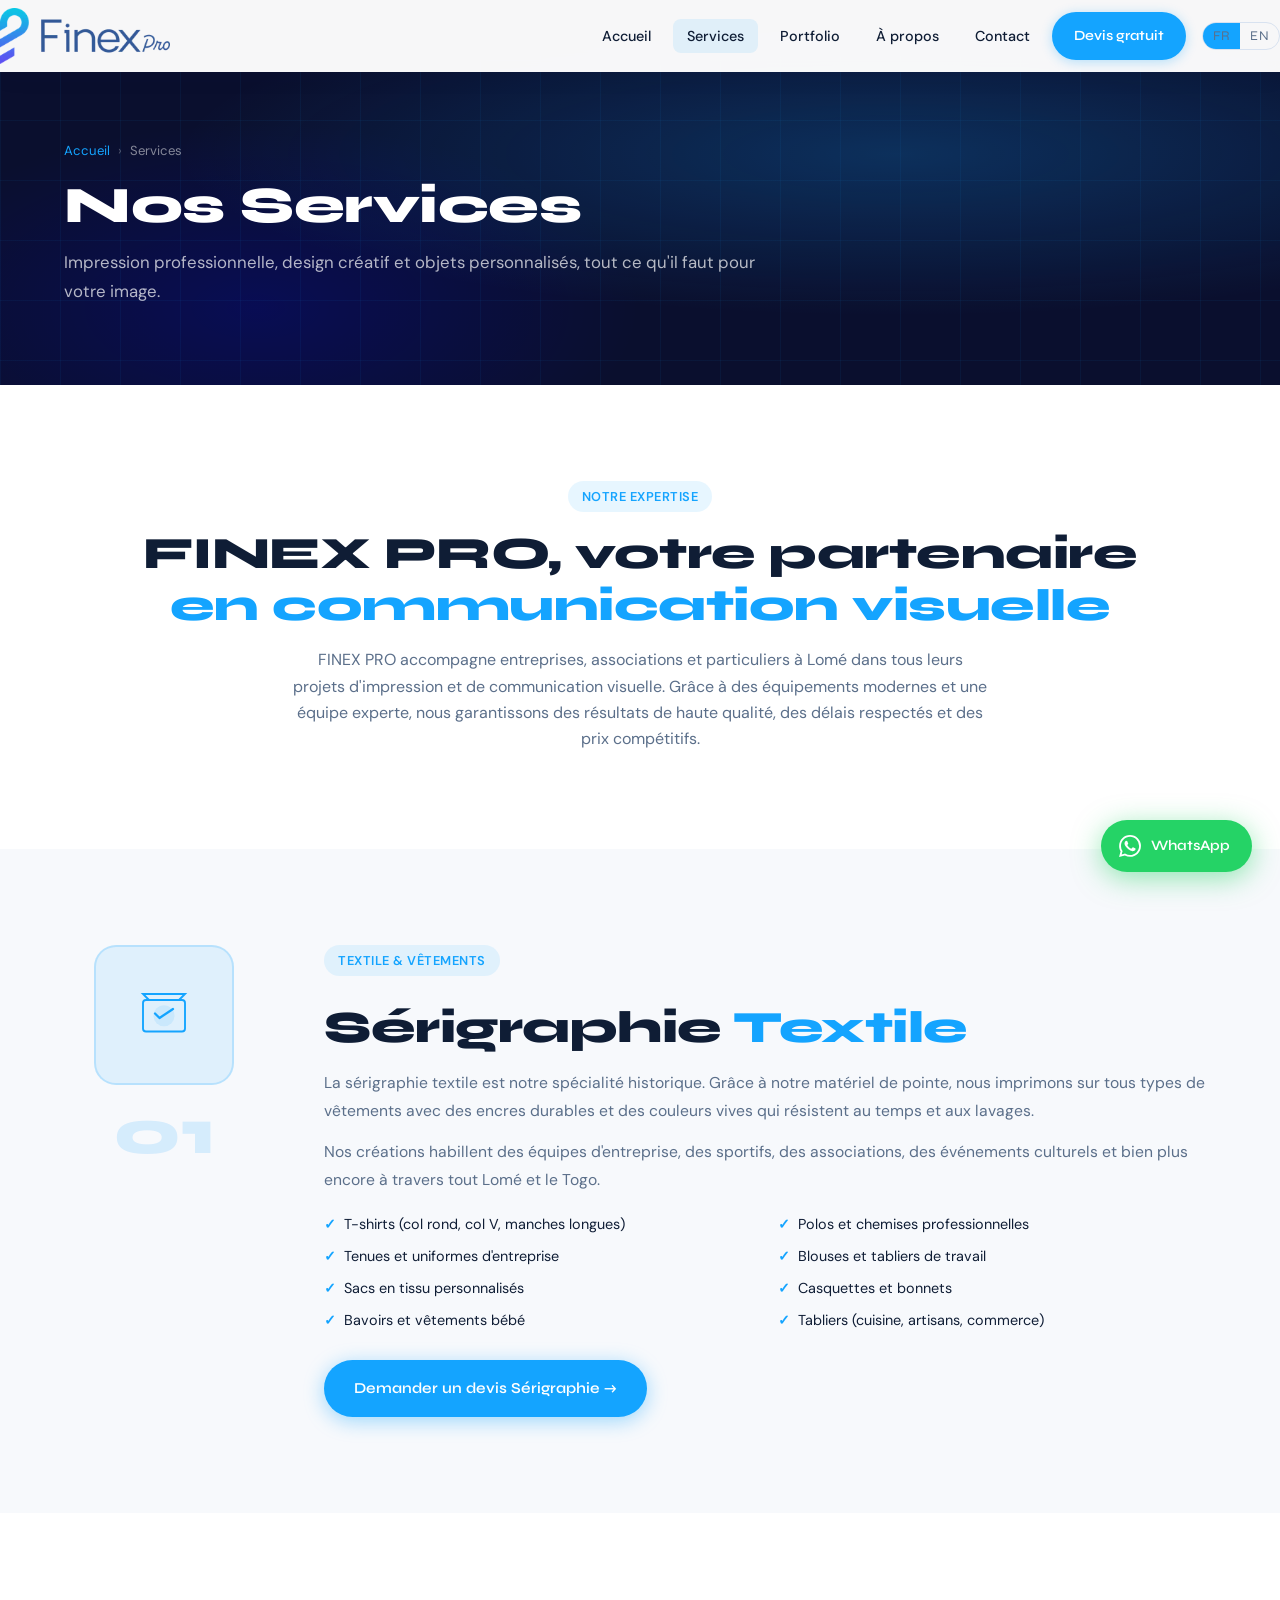
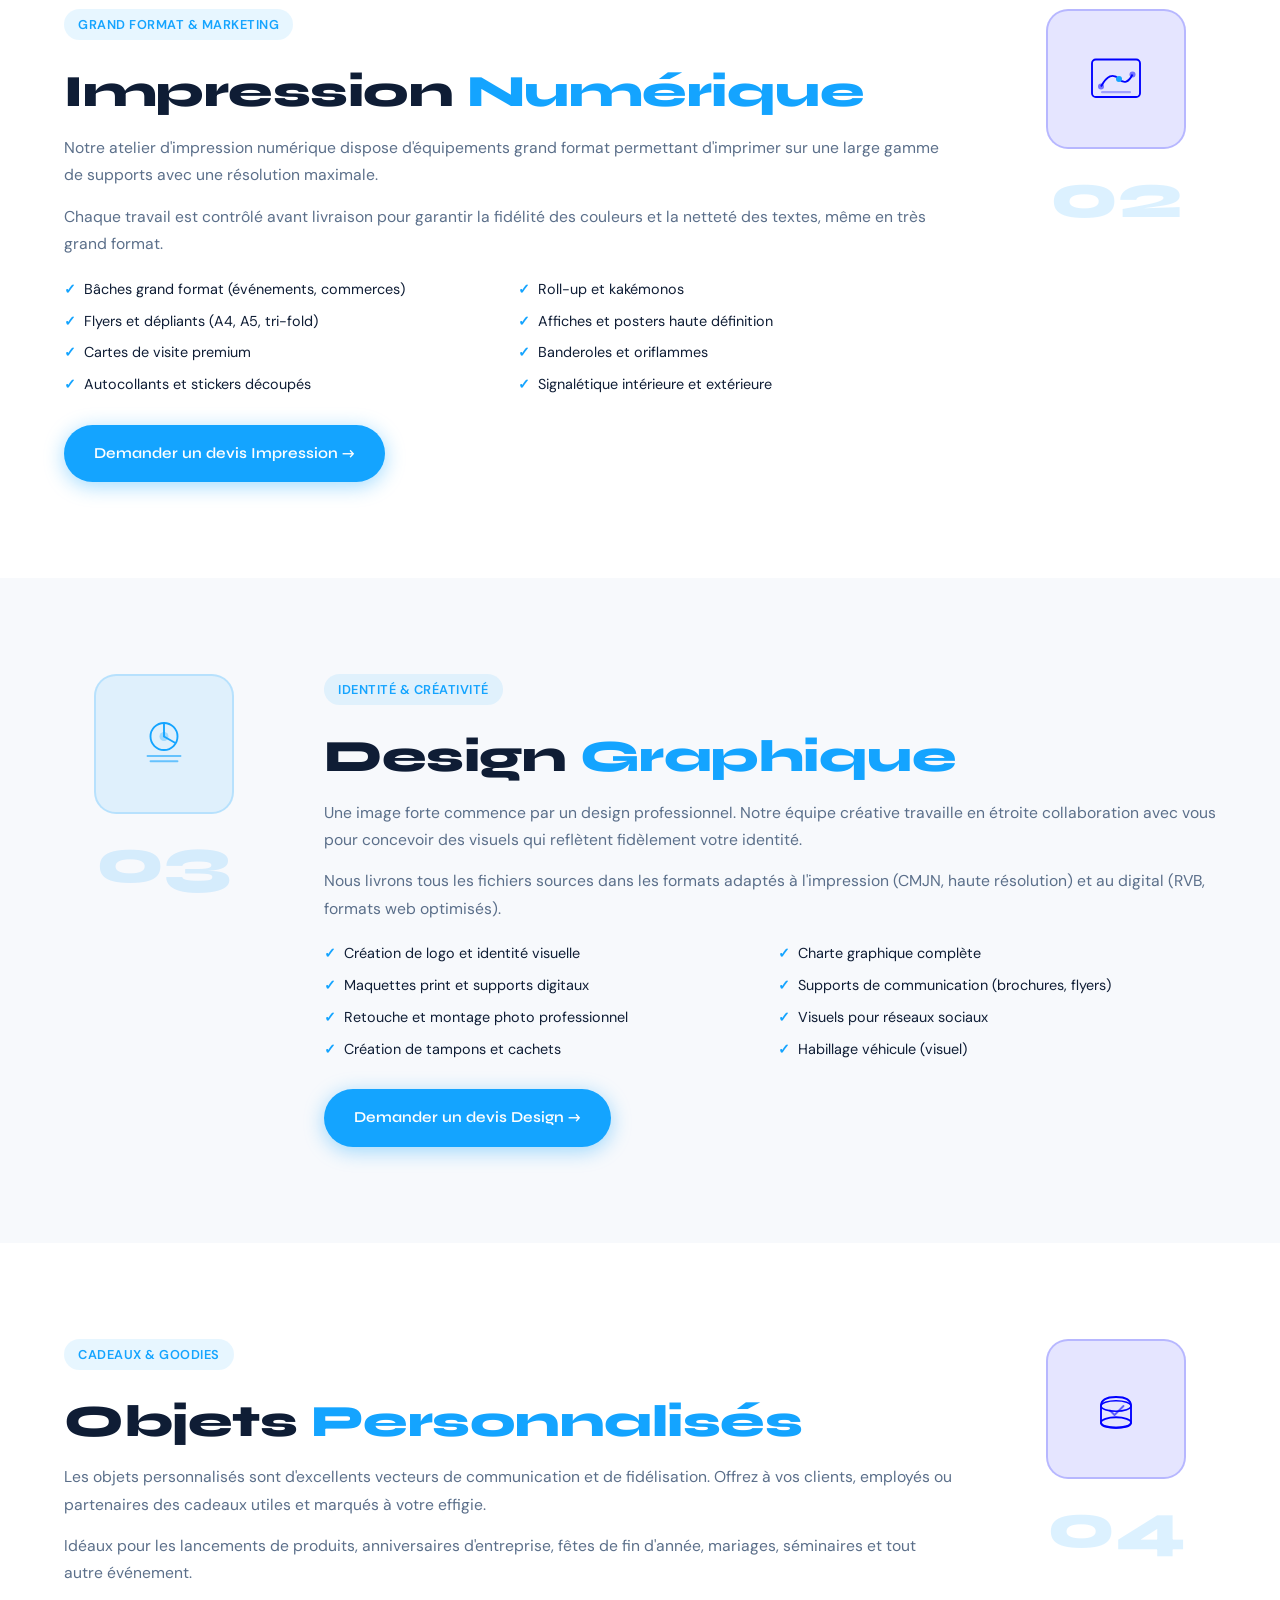
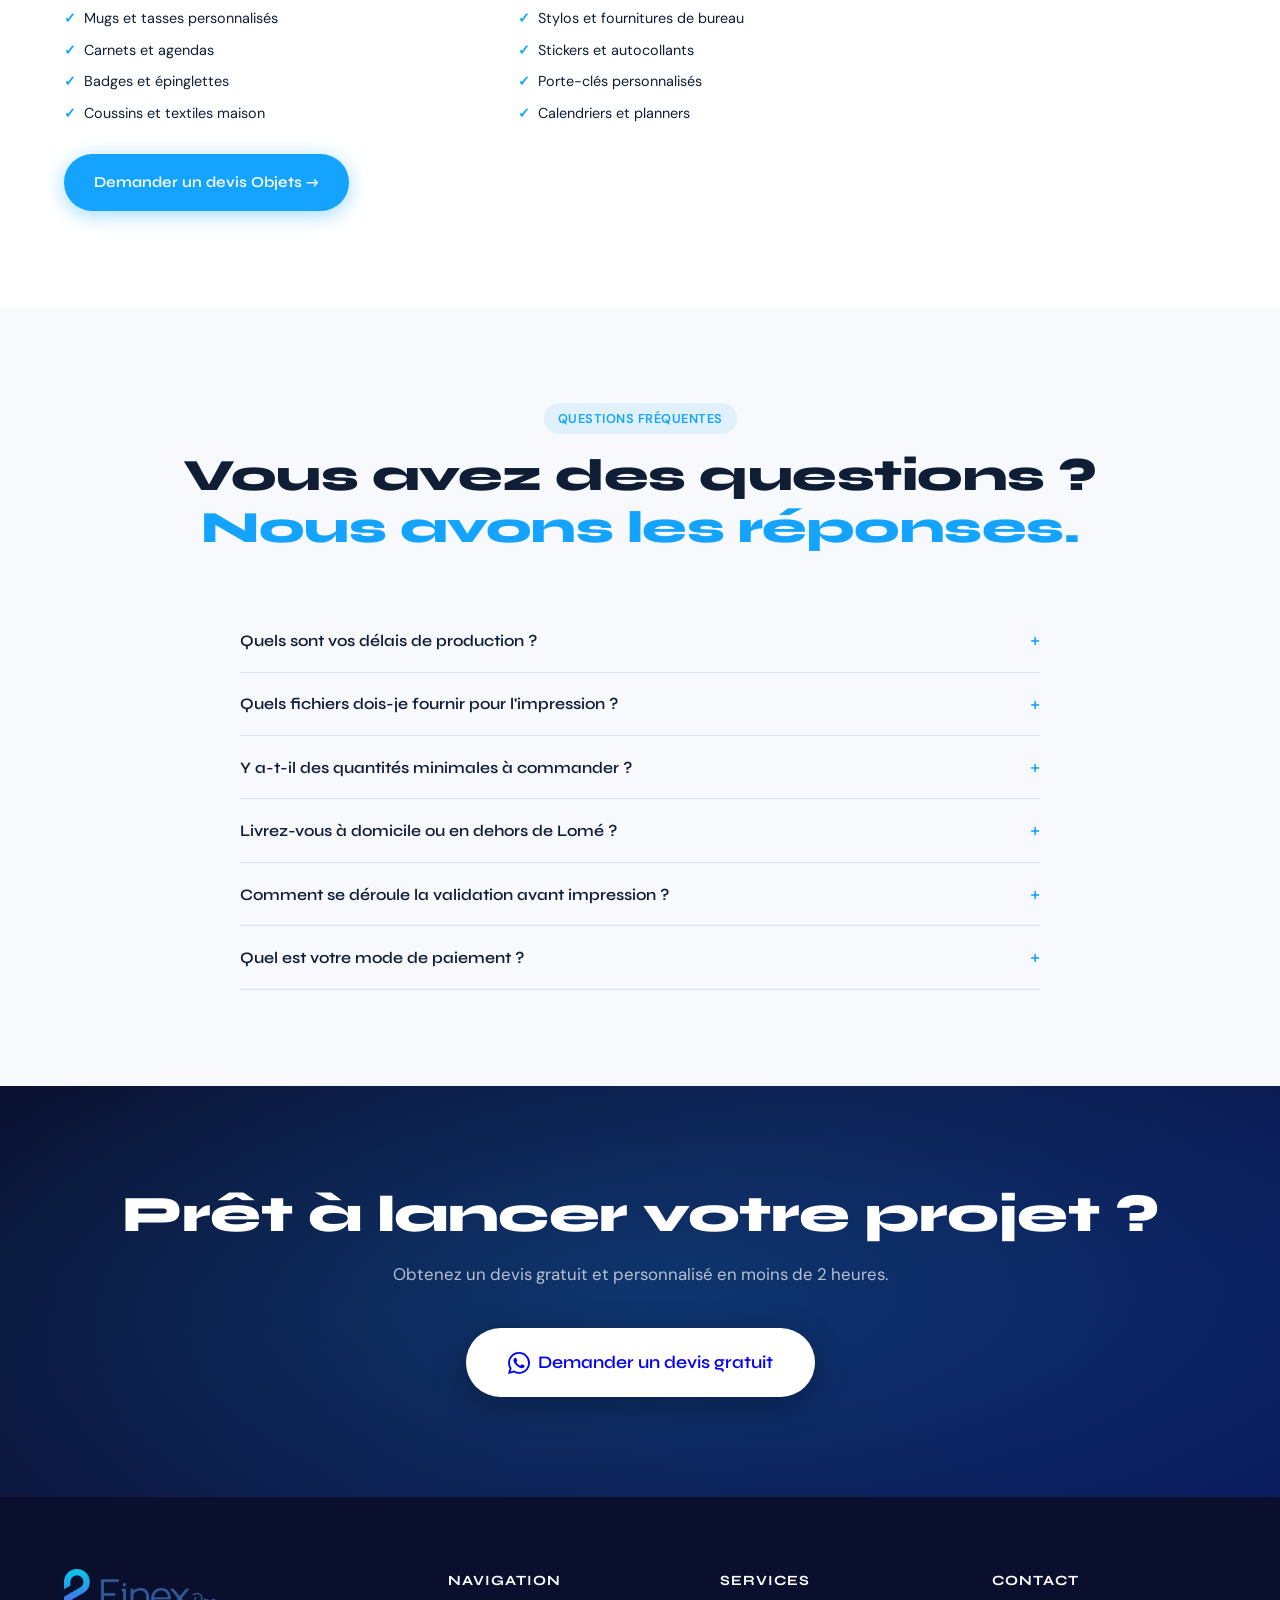
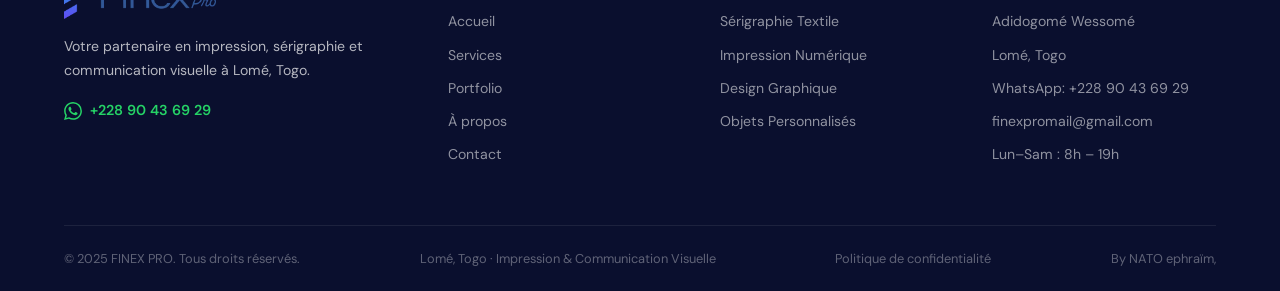
<file: services.html>
﻿<!DOCTYPE html>
<html lang="fr">
<head>
  <meta charset="UTF-8" />
  <meta name="viewport" content="width=device-width, initial-scale=1.0" />
  <title>Nos Services | FINEX PRO | Sérigraphie, Impression, Design, Objets</title>
    <!-- Aperçu de lien (WhatsApp, Facebook, LinkedIn, X) -->
    <meta property="og:type" content="website" />
    <meta property="og:site_name" content="FINEX PRO" />
    <meta property="og:locale" content="fr_FR" />
    <meta property="og:url" content="https://finexpro.tech/services.html" />
    <meta property="og:title" content="Nos Services | FINEX PRO | Sérigraphie, Impression, Design, Objets" />
    <meta property="og:description" content="Découvrez tous les services FINEX PRO : sérigraphie textile, impression numérique grand format, design graphique et objets personnalisés à Lomé, Togo." />
    <meta property="og:image" content="https://finexpro.tech/assets/images/og-image.jpg" />
    <meta property="og:image:secure_url" content="https://finexpro.tech/assets/images/og-image.jpg" />
    <meta property="og:image:type" content="image/jpeg" />
    <meta property="og:image:width" content="1200" />
    <meta property="og:image:height" content="630" />
    <meta property="og:image:alt" content="Logo FINEX PRO, Creative Solutions &amp; Global Printing" />
    <meta name="twitter:card" content="summary_large_image" />
    <meta name="twitter:title" content="Nos Services | FINEX PRO | Sérigraphie, Impression, Design, Objets" />
    <meta name="twitter:description" content="Découvrez tous les services FINEX PRO : sérigraphie textile, impression numérique grand format, design graphique et objets personnalisés à Lomé, Togo." />
    <meta name="twitter:image" content="https://finexpro.tech/assets/images/og-image.jpg" />
  <meta name="description" content="Découvrez tous les services FINEX PRO : sérigraphie textile, impression numérique grand format, design graphique et objets personnalisés à Lomé, Togo." />
  <link rel="preconnect" href="https://fonts.googleapis.com" />
  <link rel="preconnect" href="https://fonts.gstatic.com" crossorigin />
  <link href="https://fonts.googleapis.com/css2?family=Syne:wght@400;600;700;800&family=DM+Sans:ital,opsz,wght@0,9..40,300;0,9..40,400;0,9..40,500;1,9..40,300&display=swap" rel="stylesheet" />
  <link rel="stylesheet" href="style.css" />
  <link rel="icon" href="assets/images/favicon.svg"  />
</head>
<body class="page-inner">

  <a href="https://wa.me/22890436929?text=Bonjour%2C%20je%20souhaite%20obtenir%20un%20devis%20pour%20des%20services%20d%27impression."
     class="wa-float" target="_blank" rel="noopener" aria-label="Contact WhatsApp">
    <svg viewBox="0 0 24 24" fill="currentColor"><path d="M17.472 14.382c-.297-.149-1.758-.867-2.03-.967-.273-.099-.471-.148-.67.15-.197.297-.767.966-.94 1.164-.173.199-.347.223-.644.075-.297-.15-1.255-.463-2.39-1.475-.883-.788-1.48-1.761-1.653-2.059-.173-.297-.018-.458.13-.606.134-.133.298-.347.446-.52.149-.174.198-.298.298-.497.099-.198.05-.371-.025-.52-.075-.149-.669-1.612-.916-2.207-.242-.579-.487-.5-.669-.51-.173-.008-.371-.01-.57-.01-.198 0-.52.074-.792.372-.272.297-1.04 1.016-1.04 2.479 0 1.462 1.065 2.875 1.213 3.074.149.198 2.096 3.2 5.077 4.487.709.306 1.262.489 1.694.625.712.227 1.36.195 1.871.118.571-.085 1.758-.719 2.006-1.413.248-.694.248-1.289.173-1.413-.074-.124-.272-.198-.57-.347m-5.421 7.403h-.004a9.87 9.87 0 01-5.031-1.378l-.361-.214-3.741.982.998-3.648-.235-.374a9.86 9.86 0 01-1.51-5.26c.001-5.45 4.436-9.884 9.888-9.884 2.64 0 5.122 1.03 6.988 2.898a9.825 9.825 0 012.893 6.994c-.003 5.45-4.437 9.884-9.885 9.884m8.413-18.297A11.815 11.815 0 0012.05 0C5.495 0 .16 5.335.157 11.892c0 2.096.547 4.142 1.588 5.945L.057 24l6.305-1.654a11.882 11.882 0 005.683 1.448h.005c6.554 0 11.89-5.335 11.893-11.893a11.821 11.821 0 00-3.48-8.413Z"/></svg>
    <span>WhatsApp</span>
  </a>

  <nav class="navbar" id="navbar">
    <div class="nav-inner">
      <a href="index.html" class="nav-logo">
        <span class="logo-mark"><img loading="lazy" decoding="async" src="assets/images/logo-symbole-finexpro-1.webp" alt="FINEX PRO"></span>

      </a>
      <button class="nav-toggle" id="navToggle" aria-label="Menu">
        <span></span><span></span><span></span>
      </button>
      <ul class="nav-links" id="navLinks">
        <li><a href="index.html" class="nav-link" data-i18n="nav.home">Accueil</a></li>
        <li><a href="services.html" class="nav-link active" data-i18n="nav.services">Services</a></li>
        <li><a href="portfolio.html" class="nav-link" data-i18n="nav.portfolio">Portfolio</a></li>
        <li><a href="about.html" class="nav-link" data-i18n="nav.about">À propos</a></li>
        <li><a href="contact.html" class="nav-link" data-i18n="nav.contact">Contact</a></li>
        <li><a href="devis.html" class="btn btn-nav" data-i18n="nav.devis">Devis gratuit</a></li>
        <li class="nav-controls">
          <div class="lang-switcher">
            <button class="lang-btn active" data-lang="fr">FR</button>
            <button class="lang-btn" data-lang="en">EN</button>
          </div>
        </li>
      </ul>
    </div>
  </nav>

  <!-- Page Hero -->
  <section class="page-hero">
    <div class="page-hero-bg">
      <div class="hero-mesh"></div>
      <div class="hero-grid"></div>
    </div>
    <div class="container">
      <div class="page-hero-content">
        <nav class="breadcrumb" aria-label="fil d'Ariane">
          <a href="index.html">Accueil</a>
          <span class="breadcrumb-sep">›</span>
          <span>Services</span>
        </nav>
        <h1 class="page-hero-title reveal" data-i18n="svc.page.hero.title">Nos Services</h1>
        <p class="page-hero-sub reveal" data-i18n="svc.page.hero.sub">Impression professionnelle, design créatif et objets personnalisés, tout ce qu'il faut pour votre image.</p>
      </div>
    </div>
  </section>

  <!-- Introduction -->
  <section class="section">
    <div class="container">
      <div class="section-intro reveal">
        <span class="section-tag" data-i18n="svc.page.intro.tag">Notre Expertise</span>
        <h2 class="section-title"><span data-i18n="svc.page.intro.title">FINEX PRO, votre partenaire</span><br /><em data-i18n="svc.page.intro.em">en communication visuelle</em></h2>
        <p class="section-desc" style="max-width:700px;margin:0 auto;" data-i18n="svc.intro.p">
          FINEX PRO accompagne entreprises, associations et particuliers à Lomé dans tous leurs projets d'impression et de communication visuelle. Notre équipe dynamique et notre équipe mobile garantissent des résultats de qualité, des délais respectés et des prix compétitifs, de la phase d'étude jusqu'à la livraison.
        </p>
      </div>
    </div>
  </section>

  <!-- Service 1 : Sérigraphie -->
  <section class="section services-page" id="serigraphie" style="background:var(--gray-50)">
    <div class="container">
      <div class="service-detail-block reveal">
        <div class="service-detail-visual">
          <div class="service-detail-icon" style="--sic:#14a4ff">
            <svg viewBox="0 0 80 80" fill="none" width="60" height="60">
              <path d="M20 20 L12 12 L68 12 L60 20" stroke="#14a4ff" stroke-width="2.5" fill="none" stroke-linecap="round"/>
              <rect x="12" y="20" width="56" height="42" rx="4" stroke="#14a4ff" stroke-width="2.5"/>
              <path d="M28 38 L34 44 L52 32" stroke="#14a4ff" stroke-width="3" stroke-linecap="round" stroke-linejoin="round"/>
              <circle cx="40" cy="41" r="14" fill="#14a4ff" opacity=".1"/>
            </svg>
          </div>
          <div class="service-detail-num">01</div>
        </div>
        <div class="service-detail-content">
          <span class="section-tag" data-i18n="svc.d1.tag">Textile &amp; Vêtements</span>
          <h2 class="section-title"><span data-i18n="svc.d1.title">Sérigraphie</span> <em data-i18n="svc.d1.em">Textile</em></h2>
          <p data-i18n="svc.d1.p1">La sérigraphie textile est notre spécialité historique. Grâce à notre matériel de pointe, nous imprimons sur tous types de vêtements avec des encres durables et des couleurs vives qui résistent au temps et aux lavages. Que vous ayez besoin de 10 pièces ou de 1 000, nous traitons chaque commande avec le même souci du détail et de la qualité.</p>
          <p data-i18n="svc.d1.p2">Nos créations habillent des équipes d'entreprise, des sportifs, des associations, des événements culturels et bien plus encore à travers tout Lomé et le Togo.</p>
          <ul class="service-products-list">
            <li><span class="sprod-icon">✓</span> <span data-i18n="svc.d1.li1">T-shirts (col rond, col V, manches longues)</span></li>
            <li><span class="sprod-icon">✓</span> <span data-i18n="svc.d1.li2">Polos et chemises professionnelles</span></li>
            <li><span class="sprod-icon">✓</span> <span data-i18n="svc.d1.li3">Tenues et uniformes d'entreprise</span></li>
            <li><span class="sprod-icon">✓</span> <span data-i18n="svc.d1.li4">Blouses et tabliers de travail</span></li>
            <li><span class="sprod-icon">✓</span> <span data-i18n="svc.d1.li5">Sacs en tissu personnalisés</span></li>
            <li><span class="sprod-icon">✓</span> <span data-i18n="svc.d1.li6">Casquettes et bonnets</span></li>
            <li><span class="sprod-icon">✓</span> <span data-i18n="svc.d1.li7">Bavoirs et vêtements bébé</span></li>
            <li><span class="sprod-icon">✓</span> <span data-i18n="svc.d1.li8">Tabliers (cuisine, artisans, commerce)</span></li>
          </ul>
          <a href="devis.html?service=serigraphie" class="btn btn-primary" data-i18n="svc.d1.btn">Demander un devis Sérigraphie →</a>
        </div>
      </div>
    </div>
  </section>

  <!-- Service 2 : Impression numérique -->
  <section class="section services-page" id="impression">
    <div class="container">
      <div class="service-detail-block service-detail-block--reverse reveal">
        <div class="service-detail-visual">
          <div class="service-detail-icon" style="--sic:#0000ff">
            <svg viewBox="0 0 80 80" fill="none" width="60" height="60">
              <rect x="8" y="14" width="64" height="50" rx="5" stroke="#0000ff" stroke-width="2.5"/>
              <path d="M20 50 Q32 28 44 40 Q54 50 62 34" stroke="#0000ff" stroke-width="2.5" fill="none"/>
              <circle cx="20" cy="50" r="4" fill="#0000ff" opacity=".5"/>
              <circle cx="44" cy="40" r="4" fill="#14a4ff"/>
              <circle cx="62" cy="34" r="4" fill="#0000ff" opacity=".5"/>
              <rect x="20" y="56" width="40" height="3" rx="1.5" fill="#0000ff" opacity=".3"/>
            </svg>
          </div>
          <div class="service-detail-num">02</div>
        </div>
        <div class="service-detail-content">
          <span class="section-tag" data-i18n="svc.d2.tag">Grand Format &amp; Marketing</span>
          <h2 class="section-title"><span data-i18n="svc.d2.title">Impression</span> <em data-i18n="svc.d2.em">Numérique</em></h2>
          <p data-i18n="svc.d2.p1">Notre atelier d'impression numérique dispose d'équipements grand format permettant d'imprimer sur une large gamme de supports avec une résolution maximale. Des flyers A5 aux bâches de 10 mètres, nous maîtrisons tous les formats et tous les supports pour vos campagnes marketing, événements ou signalétique.</p>
          <p data-i18n="svc.d2.p2">Chaque travail est contrôlé avant livraison pour garantir la fidélité des couleurs et la netteté des textes, même en très grand format.</p>
          <ul class="service-products-list">
            <li><span class="sprod-icon">✓</span> <span data-i18n="svc.d2.li1">Bâches grand format (événements, commerces)</span></li>
            <li><span class="sprod-icon">✓</span> <span data-i18n="svc.d2.li2">Roll-up et kakémonos</span></li>
            <li><span class="sprod-icon">✓</span> <span data-i18n="svc.d2.li3">Flyers et dépliants (A4, A5, tri-fold)</span></li>
            <li><span class="sprod-icon">✓</span> <span data-i18n="svc.d2.li4">Affiches et posters haute définition</span></li>
            <li><span class="sprod-icon">✓</span> <span data-i18n="svc.d2.li5">Cartes de visite premium</span></li>
            <li><span class="sprod-icon">✓</span> <span data-i18n="svc.d2.li6">Banderoles et oriflammes</span></li>
            <li><span class="sprod-icon">✓</span> <span data-i18n="svc.d2.li7">Autocollants et stickers découpés</span></li>
            <li><span class="sprod-icon">✓</span> <span data-i18n="svc.d2.li8">Signalétique intérieure et extérieure</span></li>
          </ul>
          <a href="devis.html?service=impression" class="btn btn-primary" data-i18n="svc.d2.btn">Demander un devis Impression →</a>
        </div>
      </div>
    </div>
  </section>

  <!-- Service 3 : Design graphique -->
  <section class="section services-page" id="design" style="background:var(--gray-50)">
    <div class="container">
      <div class="service-detail-block reveal">
        <div class="service-detail-visual">
          <div class="service-detail-icon" style="--sic:#14a4ff">
            <svg viewBox="0 0 80 80" fill="none" width="60" height="60">
              <circle cx="40" cy="30" r="18" stroke="#14a4ff" stroke-width="2.5"/>
              <path d="M40 12 L40 30 L54 38" stroke="#14a4ff" stroke-width="2.5" stroke-linecap="round"/>
              <path d="M18 56 L62 56 M22 63 L58 63" stroke="#14a4ff" stroke-width="2.5" stroke-linecap="round" opacity=".6"/>
              <circle cx="40" cy="30" r="6" fill="#14a4ff" opacity=".3"/>
            </svg>
          </div>
          <div class="service-detail-num">03</div>
        </div>
        <div class="service-detail-content">
          <span class="section-tag" data-i18n="svc.d3.tag">Identité &amp; Créativité</span>
          <h2 class="section-title"><span data-i18n="svc.d3.title">Design</span> <em data-i18n="svc.d3.em">Graphique</em></h2>
          <p data-i18n="svc.d3.p1">Une image forte commence par un design professionnel. Notre équipe créative travaille en étroite collaboration avec vous pour concevoir des visuels qui reflètent fidèlement votre identité et captivent votre audience. Du simple logo à la charte graphique complète, nous donnons vie à vos idées avec soin et créativité.</p>
          <p data-i18n="svc.d3.p2">Nous livrons tous les fichiers sources dans les formats adaptés à l'impression (CMJN, haute résolution) et au digital (RVB, formats web optimisés).</p>
          <ul class="service-products-list">
            <li><span class="sprod-icon">✓</span> <span data-i18n="svc.d3.li1">Création de logo et identité visuelle</span></li>
            <li><span class="sprod-icon">✓</span> <span data-i18n="svc.d3.li2">Charte graphique complète</span></li>
            <li><span class="sprod-icon">✓</span> <span data-i18n="svc.d3.li3">Maquettes print et supports digitaux</span></li>
            <li><span class="sprod-icon">✓</span> <span data-i18n="svc.d3.li4">Supports de communication (brochures, flyers)</span></li>
            <li><span class="sprod-icon">✓</span> <span data-i18n="svc.d3.li5">Retouche et montage photo professionnel</span></li>
            <li><span class="sprod-icon">✓</span> <span data-i18n="svc.d3.li6">Visuels pour réseaux sociaux</span></li>
            <li><span class="sprod-icon">✓</span> <span data-i18n="svc.d3.li7">Création de tampons et cachets</span></li>
            <li><span class="sprod-icon">✓</span> <span data-i18n="svc.d3.li8">Habillage véhicule (visuel)</span></li>
          </ul>
          <a href="devis.html?service=design" class="btn btn-primary" data-i18n="svc.d3.btn">Demander un devis Design →</a>
        </div>
      </div>
    </div>
  </section>

  <!-- Service 4 : Objets personnalisés -->
  <section class="section services-page" id="objets">
    <div class="container">
      <div class="service-detail-block service-detail-block--reverse reveal">
        <div class="service-detail-visual">
          <div class="service-detail-icon" style="--sic:#0000ff">
            <svg viewBox="0 0 80 80" fill="none" width="60" height="60">
              <ellipse cx="40" cy="58" rx="20" ry="7" stroke="#0000ff" stroke-width="2.5"/>
              <path d="M20 36 Q20 24 40 24 Q60 24 60 36 L60 58 Q60 65 40 65 Q20 65 20 58Z" stroke="#0000ff" stroke-width="2.5" fill="none"/>
              <ellipse cx="40" cy="36" rx="20" ry="7" stroke="#0000ff" stroke-width="2"/>
              <path d="M32 42 L38 48 L50 36" stroke="#0000ff" stroke-width="2.5" stroke-linecap="round" stroke-linejoin="round" opacity=".6"/>
            </svg>
          </div>
          <div class="service-detail-num">04</div>
        </div>
        <div class="service-detail-content">
          <span class="section-tag" data-i18n="svc.d4.tag">Cadeaux &amp; Goodies</span>
          <h2 class="section-title"><span data-i18n="svc.d4.title">Objets</span> <em data-i18n="svc.d4.em">Personnalisés</em></h2>
          <p data-i18n="svc.d4.p1">Les objets personnalisés sont d'excellents vecteurs de communication et de fidélisation. Offrez à vos clients, employés ou partenaires des cadeaux utiles et marqués à votre effigie. FINEX PRO vous propose une large gamme d'objets personnalisables avec votre logo, slogan ou message selon vos envies.</p>
          <p data-i18n="svc.d4.p2">Idéaux pour les lancements de produits, anniversaires d'entreprise, fêtes de fin d'année, mariages, séminaires et tout autre événement.</p>
          <ul class="service-products-list">
            <li><span class="sprod-icon">✓</span> <span data-i18n="svc.d4.li1">Mugs et tasses personnalisés</span></li>
            <li><span class="sprod-icon">✓</span> <span data-i18n="svc.d4.li2">Stylos et fournitures de bureau</span></li>
            <li><span class="sprod-icon">✓</span> <span data-i18n="svc.d4.li3">Carnets et agendas</span></li>
            <li><span class="sprod-icon">✓</span> <span data-i18n="svc.d4.li4">Stickers et autocollants</span></li>
            <li><span class="sprod-icon">✓</span> <span data-i18n="svc.d4.li5">Badges et épinglettes</span></li>
            <li><span class="sprod-icon">✓</span> <span data-i18n="svc.d4.li6">Porte-clés personnalisés</span></li>
            <li><span class="sprod-icon">✓</span> <span data-i18n="svc.d4.li7">Coussins et textiles maison</span></li>
            <li><span class="sprod-icon">✓</span> <span data-i18n="svc.d4.li8">Calendriers et planners</span></li>
          </ul>
          <a href="devis.html?service=objets" class="btn btn-primary" data-i18n="svc.d4.btn">Demander un devis Objets →</a>
        </div>
      </div>
    </div>
  </section>

  <!-- FAQ -->
  <section class="section faq-section" style="background:var(--gray-50)">
    <div class="container">
      <div class="section-header reveal">
        <span class="section-tag" data-i18n="svc.faq.tag">Questions fréquentes</span>
        <h2 class="section-title"><span data-i18n="svc.faq.title">Vous avez des questions ?</span><br /><em data-i18n="svc.faq.title.em">Nous avons les réponses.</em></h2>
      </div>
      <div class="faq-list reveal">
        <div class="faq-item">
          <button class="faq-question"><span data-i18n="svc.faq.q1">Quels sont vos délais de production ?</span> <span class="faq-icon">+</span></button>
          <div class="faq-answer">
            <p>Les délais varient selon le type de commande : pour les flyers et impressions simples, comptez 24 à 48h. Pour la sérigraphie textile en petite quantité, prévoir 2 à 3 jours ouvrables. Les grandes séries ou les projets complexes (logo + charte graphique) peuvent nécessiter 5 à 7 jours. Nous proposons également un service express en 24h pour les commandes urgentes (supplément tarifaire applicable).</p>
          </div>
        </div>
        <div class="faq-item">
          <button class="faq-question"><span data-i18n="svc.faq.q2">Quels fichiers dois-je fournir pour l'impression ?</span> <span class="faq-icon">+</span></button>
          <div class="faq-answer">
            <p>Pour une impression optimale, privilégiez les fichiers vectoriels (AI, EPS, PDF vectoriel) ou des images haute résolution en CMJN (minimum 300 DPI à la taille d'impression). Pour les bâches grand format, 150 DPI est suffisant. Si vous n'avez pas les bons fichiers, notre équipe de design peut préparer vos visuels moyennant des frais de préparation de fichiers.</p>
          </div>
        </div>
        <div class="faq-item">
          <button class="faq-question"><span data-i18n="svc.faq.q3">Y a-t-il des quantités minimales à commander ?</span> <span class="faq-icon">+</span></button>
          <div class="faq-answer">
            <p>Les minimums varient selon le service : sérigraphie textile à partir de 10 pièces (tarif dégressif dès 50 pièces), flyers et affiches à partir de 50 exemplaires, cartes de visite à partir de 100 exemplaires, objets personnalisés à partir de 20 unités selon le produit. Pour les petites quantités, nous pouvons utiliser l'impression numérique à la demande.</p>
          </div>
        </div>
        <div class="faq-item">
          <button class="faq-question"><span data-i18n="svc.faq.q4">Livrez-vous à domicile ou en dehors de Lomé ?</span> <span class="faq-icon">+</span></button>
          <div class="faq-answer">
            <p>Oui ! Nous assurons la livraison dans tout Lomé et ses environs. Pour les commandes hors de Lomé (intérieur du Togo), nous travaillons avec des partenaires de livraison express. Vous pouvez également récupérer votre commande directement à notre atelier d'Adidogomé Wessomé. Les frais de livraison sont calculés selon votre localisation.</p>
          </div>
        </div>
        <div class="faq-item">
          <button class="faq-question"><span data-i18n="svc.faq.q5">Comment se déroule la validation avant impression ?</span> <span class="faq-icon">+</span></button>
          <div class="faq-answer">
            <p>Avant toute impression, nous vous envoyons un bon à tirer (BAT) numérique pour validation. Ce fichier d'aperçu vous permet de vérifier les couleurs, textes et mise en page. La production démarre uniquement après votre accord écrit (via WhatsApp ou email). Aucune correction n'est possible après validation du BAT.</p>
          </div>
        </div>
        <div class="faq-item">
          <button class="faq-question"><span data-i18n="svc.faq.q6">Quel est votre mode de paiement ?</span> <span class="faq-icon">+</span></button>
          <div class="faq-answer">
            <p>Nous acceptons le paiement en espèces à l'atelier, par mobile money (Flooz, T-Money), et par virement bancaire pour les commandes importantes. Pour les nouveaux clients, un acompte de 50% est requis à la commande. Les clients réguliers bénéficient de conditions de paiement aménagées.</p>
          </div>
        </div>
      </div>
    </div>
  </section>

  <!-- CTA finale -->
  <section class="cta-section reveal">
    <div class="cta-bg"></div>
    <div class="container">
      <div class="cta-inner">
        <h2 data-i18n="svc.cta.title">Prêt à lancer votre projet ?</h2>
        <p data-i18n="svc.cta.desc">Obtenez un devis gratuit et personnalisé en moins de 2 heures.</p>
        <a href="devis.html" class="btn btn-cta">
          <svg viewBox="0 0 24 24" fill="currentColor" width="22" height="22"><path d="M17.472 14.382c-.297-.149-1.758-.867-2.03-.967-.273-.099-.471-.148-.67.15-.197.297-.767.966-.94 1.164-.173.199-.347.223-.644.075-.297-.15-1.255-.463-2.39-1.475-.883-.788-1.48-1.761-1.653-2.059-.173-.297-.018-.458.13-.606.134-.133.298-.347.446-.52.149-.174.198-.298.298-.497.099-.198.05-.371-.025-.52-.075-.149-.669-1.612-.916-2.207-.242-.579-.487-.5-.669-.51-.173-.008-.371-.01-.57-.01-.198 0-.52.074-.792.372-.272.297-1.04 1.016-1.04 2.479 0 1.462 1.065 2.875 1.213 3.074.149.198 2.096 3.2 5.077 4.487.709.306 1.262.489 1.694.625.712.227 1.36.195 1.871.118.571-.085 1.758-.719 2.006-1.413.248-.694.248-1.289.173-1.413-.074-.124-.272-.198-.57-.347m-5.421 7.403h-.004a9.87 9.87 0 01-5.031-1.378l-.361-.214-3.741.982.998-3.648-.235-.374a9.86 9.86 0 01-1.51-5.26c.001-5.45 4.436-9.884 9.888-9.884 2.64 0 5.122 1.03 6.988 2.898a9.825 9.825 0 012.893 6.994c-.003 5.45-4.437 9.884-9.885 9.884m8.413-18.297A11.815 11.815 0 0012.05 0C5.495 0 .16 5.335.157 11.892c0 2.096.547 4.142 1.588 5.945L.057 24l6.305-1.654a11.882 11.882 0 005.683 1.448h.005c6.554 0 11.89-5.335 11.893-11.893a11.821 11.821 0 00-3.48-8.413Z"/></svg>
          <span data-i18n="svc.cta.btn">Demander un devis gratuit</span>
        </a>
      </div>
    </div>
  </section>

  <footer class="footer">
    <div class="container">
      <div class="footer-inner">
        <div class="footer-brand">
          <a href="index.html" class="nav-logo">
            <span class="logo-mark"><img loading="lazy" decoding="async" src="assets/images/logo-symbole-finexpro-1.webp" alt="FINEX PRO" /></span>
          </a>
          <p data-i18n="footer.brand.desc">Votre partenaire en impression, sérigraphie et communication visuelle à Lomé, Togo.</p>
          <a href="https://wa.me/22890436929" target="_blank" class="footer-wa">
            <svg viewBox="0 0 24 24" fill="currentColor" width="18" height="18"><path d="M17.472 14.382c-.297-.149-1.758-.867-2.03-.967-.273-.099-.471-.148-.67.15-.197.297-.767.966-.94 1.164-.173.199-.347.223-.644.075-.297-.15-1.255-.463-2.39-1.475-.883-.788-1.48-1.761-1.653-2.059-.173-.297-.018-.458.13-.606.134-.133.298-.347.446-.52.149-.174.198-.298.298-.497.099-.198.05-.371-.025-.52-.075-.149-.669-1.612-.916-2.207-.242-.579-.487-.5-.669-.51-.173-.008-.371-.01-.57-.01-.198 0-.52.074-.792.372-.272.297-1.04 1.016-1.04 2.479 0 1.462 1.065 2.875 1.213 3.074.149.198 2.096 3.2 5.077 4.487.709.306 1.262.489 1.694.625.712.227 1.36.195 1.871.118.571-.085 1.758-.719 2.006-1.413.248-.694.248-1.289.173-1.413-.074-.124-.272-.198-.57-.347m-5.421 7.403h-.004a9.87 9.87 0 01-5.031-1.378l-.361-.214-3.741.982.998-3.648-.235-.374a9.86 9.86 0 01-1.51-5.26c.001-5.45 4.436-9.884 9.888-9.884 2.64 0 5.122 1.03 6.988 2.898a9.825 9.825 0 012.893 6.994c-.003 5.45-4.437 9.884-9.885 9.884m8.413-18.297A11.815 11.815 0 0012.05 0C5.495 0 .16 5.335.157 11.892c0 2.096.547 4.142 1.588 5.945L.057 24l6.305-1.654a11.882 11.882 0 005.683 1.448h.005c6.554 0 11.89-5.335 11.893-11.893a11.821 11.821 0 00-3.48-8.413Z"/></svg>
            +228 90 43 69 29
          </a>
        </div>
        <div class="footer-links">
          <h4 data-i18n="footer.nav.h">Navigation</h4>
          <a href="index.html" data-i18n="nav.home">Accueil</a>
          <a href="services.html" data-i18n="nav.services">Services</a>
          <a href="portfolio.html" data-i18n="nav.portfolio">Portfolio</a>
          <a href="about.html" data-i18n="nav.about">À propos</a>
          <a href="contact.html" data-i18n="nav.contact">Contact</a>
        </div>
        <div class="footer-links">
          <h4 data-i18n="footer.svc.h">Services</h4>
          <a href="services.html#serigraphie" data-i18n="footer.svc.s1">Sérigraphie Textile</a>
          <a href="services.html#impression" data-i18n="footer.svc.s2">Impression Numérique</a>
          <a href="services.html#design" data-i18n="footer.svc.s3">Design Graphique</a>
          <a href="services.html#objets" data-i18n="footer.svc.s4">Objets Personnalisés</a>
        </div>
        <div class="footer-links">
          <h4 data-i18n="footer.contact.h">Contact</h4>
          <span>Adidogomé Wessomé</span>
          <span>Lomé, Togo</span>
          <a href="https://wa.me/22890436929" target="_blank">WhatsApp: +228 90 43 69 29</a>
          <a href="mailto:finexpromail@gmail.com">finexpromail@gmail.com</a>
          <span data-i18n="footer.hours">Lun–Sam : 8h – 19h</span>
        </div>
      </div>
      <div class="footer-bottom">
        <span data-i18n="footer.copy">© 2025 FINEX PRO. Tous droits réservés.</span>
        <span data-i18n="footer.tagline">Lomé, Togo · Impression &amp; Communication Visuelle</span>
        <a href="privacy.html" data-i18n="footer.privacy">Politique de confidentialité</a>
        <span>By NATO ephraïm,</span>
      </div>
    </div>
  </footer>

  <script src="script.js"></script>
</body>
</html>
</file>
<file: style.css>
/* ===================================
   FINEX PRO - style.css
   Modern Corporate · Blue Edition
   =================================== */

/* -------- TOKENS -------- */
:root {
  --blue:       rgb(20, 164, 255);
  --blue-deep:  rgb(0, 0, 255);
  --blue-dark:  #0a0f2e;
  --blue-mid:   #0d1a4a;
  --white:      #ffffff;
  --gray-50:    #f7f9fc;
  --gray-100:   #eef2f8;
  --gray-200:   #d8e2f0;
  --gray-400:   #8fa3c0;
  --gray-700:   #2d3a52;
  --text:       #0f1d35;
  --text-muted: #5b6f8a;
  --radius:     14px;
  --radius-lg:  22px;
  --shadow:     0 4px 24px rgba(20,164,255,.12);
  --shadow-lg:  0 12px 48px rgba(20,164,255,.18);
  --transition: 0.35s cubic-bezier(.4,0,.2,1);
}

/* -------- RESET -------- */
*, *::before, *::after { box-sizing: border-box; margin: 0; padding: 0; }
html { scroll-behavior: smooth; font-size: 16px; }
body {
  font-family: 'DM Sans', sans-serif;
  color: var(--text);
  background: var(--white);
  line-height: 1.65;
  overflow-x: hidden;
}
img { max-width: 100%; display: block; }
a { text-decoration: none; color: inherit; }
ul { list-style: none; }
button { cursor: pointer; font-family: inherit; }

/* -------- UTILITY -------- */
.container {
  max-width: 1200px;
  margin: 0 auto;
  padding: 0 24px;
}
.section { padding: 96px 0; }

/* -------- REVEAL ANIMATION -------- */
.reveal {
  opacity: 0;
  transform: translateY(32px);
  transition: opacity 0.7s ease, transform 0.7s ease;
}
.reveal.visible {
  opacity: 1;
  transform: translateY(0);
}
[data-delay="100"] { transition-delay: 0.1s !important; }
[data-delay="200"] { transition-delay: 0.2s !important; }
[data-delay="300"] { transition-delay: 0.3s !important; }

/* ======== BUTTONS ======== */
.btn {
  display: inline-flex;
  align-items: center;
  gap: 8px;
  padding: 14px 28px;
  border-radius: 100px;
  font-family: 'Syne', sans-serif;
  font-size: 0.95rem;
  font-weight: 600;
  transition: var(--transition);
  white-space: nowrap;
  border: 2px solid transparent;
}
.btn-primary {
  background: var(--blue);
  color: var(--white);
  box-shadow: 0 4px 20px rgba(20,164,255,.4);
}
.btn-primary:hover {
  background: var(--blue-deep);
  box-shadow: 0 8px 32px rgba(0,0,255,.4);
  transform: translateY(-2px);
}
.btn-outline {
  border-color: var(--blue);
  color: var(--blue);
  background: transparent;
}
.btn-outline:hover {
  background: var(--blue);
  color: var(--white);
  transform: translateY(-2px);
}
.btn-nav {
  background: var(--blue);
  color: var(--white);
  padding: 10px 20px;
  font-size: 0.88rem;
  box-shadow: 0 2px 12px rgba(20,164,255,.3);
  position: relative;
  overflow: hidden;
  transition: transform 0.25s ease, box-shadow 0.25s ease, background 0.25s ease;
}
.btn-nav::after {
  content: '';
  position: absolute;
  inset: 0;
  background: linear-gradient(120deg, transparent 0%, rgba(255,255,255,.25) 50%, transparent 100%);
  transform: translateX(-100%);
  transition: transform 0.45s ease;
}
.btn-nav:hover {
  background: var(--blue-deep);
  transform: translateY(-2px) scale(1.04);
  box-shadow: 0 8px 28px rgba(20,164,255,.55);
}
.btn-nav:hover::after {
  transform: translateX(100%);
}
.btn-nav:active {
  transform: translateY(0) scale(0.98);
  box-shadow: 0 2px 12px rgba(20,164,255,.3);
}
.btn-service {
  background: var(--gray-100);
  color: var(--blue-deep);
  border-color: var(--gray-200);
  padding: 10px 22px;
  font-size: 0.9rem;
  margin-top: auto;
}
.btn-service:hover { background: var(--blue); color: var(--white); border-color: var(--blue); }
.btn-service-light {
  background: rgba(255,255,255,.2);
  color: var(--white);
  border-color: rgba(255,255,255,.4);
  padding: 10px 22px;
  font-size: 0.9rem;
  margin-top: auto;
  backdrop-filter: blur(6px);
}
.btn-service-light:hover { background: var(--white); color: var(--blue-deep); }
.btn-cta {
  background: var(--white);
  color: var(--blue-deep);
  font-size: 1.1rem;
  padding: 18px 40px;
  box-shadow: 0 8px 32px rgba(0,0,0,.25);
}
.btn-cta:hover { background: var(--gray-50); transform: translateY(-3px) scale(1.02); }
.btn-full { width: 100%; justify-content: center; }

/* ======== FLOATING WHATSAPP ======== */
.wa-float {
  position: fixed;
  bottom: 28px;
  right: 28px;
  z-index: 999;
  background: #25d366;
  color: var(--white);
  display: flex;
  align-items: center;
  gap: 10px;
  padding: 14px 22px 14px 18px;
  border-radius: 100px;
  font-family: 'Syne', sans-serif;
  font-weight: 600;
  font-size: 0.9rem;
  box-shadow: 0 6px 28px rgba(37,211,102,.5);
  transition: var(--transition);
  animation: waPulse 2.5s ease infinite;
}
.wa-float svg { width: 22px; height: 22px; flex-shrink: 0; }
.wa-float:hover { transform: translateY(-3px) scale(1.04); box-shadow: 0 10px 40px rgba(37,211,102,.6); animation: none; }
@keyframes waPulse {
  0%, 100% { box-shadow: 0 6px 28px rgba(37,211,102,.5); }
  50% { box-shadow: 0 6px 44px rgba(37,211,102,.8); }
}

/* ======== NAVBAR ======== */
.navbar {
  position: fixed;
  top: 0; left: 0; right: 0;
  z-index: 160;
  background: transparent;
  transition: background 0.4s ease, box-shadow 0.4s ease, backdrop-filter 0.4s ease;
}
.navbar.scrolled {
  background: rgba(255,255,255,.95);
  backdrop-filter: blur(12px);
  box-shadow: 0 2px 24px rgba(0,0,50,.08);
}
.nav-inner {
  max-width: 1440px;
  margin: 0 auto;
  /*padding: 18px 48px;*/
  height: 72px;
  display: flex;
  align-items: center;
  gap: 40px;
}
.nav-logo {
  display: flex;
  align-items: center;
  gap: 10px;
  font-family: 'Syne', sans-serif;
}
.logo-mark {
  height: 56px;
  width: auto;
  display: flex;
  align-items: center;
  color: var(--white);
  font-size: 0.85rem;
  font-weight: 800;
  letter-spacing: -0.5px;
  flex-shrink: 0;
}
.logo-mark img {
  height: 100%;
  width: auto;
  display: block;
  object-fit: contain;
}

.nav-links {
  display: flex;
  align-items: center;
  gap: 8px;
  margin-left: auto;
}
.nav-link {
  padding: 8px 14px;
  border-radius: 8px;
  font-size: 0.9rem;
  font-weight: 500;
  color: var(--white);
  transition: var(--transition);
}
.navbar.scrolled .nav-link { color: var(--text); }
.nav-link:hover, .nav-link.active { color: var(--blue); background: rgba(20,164,255,.1); }
.nav-toggle {
  display: none;
  flex-direction: column;
  gap: 5px;
  background: none;
  border: none;
  padding: 8px;
  margin-left: auto;
}
.nav-toggle span {
  width: 24px; height: 2px;
  background: var(--white);
  border-radius: 2px;
  transition: var(--transition);
  display: block;
}
.navbar.scrolled .nav-toggle span { background: var(--text); }

/* ======== HERO ======== */
.hero {
  min-height: 100vh;
  min-height: 100dvh;
  background: var(--blue-dark);
  display: flex;
  align-items: center;
  position: relative;
  overflow: hidden;
  padding: 120px 24px 80px;
}
.hero-bg {
  position: absolute;
  inset: 0;
  pointer-events: none;
}
.hero-mesh {
  position: absolute;
  inset: 0;
  background:
    radial-gradient(ellipse 80% 60% at 70% 40%, rgba(20,164,255,.22) 0%, transparent 70%),
    radial-gradient(ellipse 50% 80% at 20% 80%, rgba(0,0,255,.18) 0%, transparent 60%);
}
.hero-grid {
  position: absolute;
  inset: 0;
  background-image:
    linear-gradient(rgba(20,164,255,.06) 1px, transparent 1px),
    linear-gradient(90deg, rgba(20,164,255,.06) 1px, transparent 1px);
  background-size: 60px 60px;
}
.hero > .container {
  max-width: 1200px;
  margin: 0 auto;
}
.hero {
  display: grid;
  grid-template-columns: 1fr 1fr;
  gap: 60px;
  align-items: center;
  padding-left: max(24px, calc((100% - 1200px)/2 + 24px));
  padding-right: max(24px, calc((100% - 1200px)/2 + 24px));
}

.hero-badge {
  display: inline-flex;
  align-items: center;
  gap: 8px;
  background: rgba(20,164,255,.15);
  border: 1px solid rgba(20,164,255,.3);
  color: var(--blue);
  padding: 8px 16px;
  border-radius: 100px;
  font-size: 0.82rem;
  font-weight: 500;
  margin-bottom: 28px;
  letter-spacing: 0.3px;
}
.badge-dot {
  width: 7px; height: 7px;
  background: #25d366;
  border-radius: 50%;
  animation: blink 1.5s ease infinite;
}
@keyframes blink { 0%,100%{opacity:1} 50%{opacity:.3} }

.hero-title {
  font-family: 'Syne', sans-serif;
  font-size: clamp(2.4rem, 5vw, 3.8rem);
  font-weight: 800;
  color: var(--white);
  line-height: 1.1;
  letter-spacing: -1px;
  margin-bottom: 24px;
}
.hero-rotate-wrap {
  display: inline-block;
  position: relative;
  overflow: hidden;
  height: 1.1em;
  vertical-align: bottom;
}
.hero-rotate {
  display: inline-block;
  background: linear-gradient(90deg, var(--blue), #80d4ff);
  -webkit-background-clip: text;
  -webkit-text-fill-color: transparent;
  background-clip: text;
  transition: opacity 0.4s ease, transform 0.4s ease;
}
.hero-rotate.fade-out { opacity: 0; transform: translateY(-20px); }
.hero-rotate.fade-in  { opacity: 0; transform: translateY(20px); }
.hero-rotate.visible  { opacity: 1; transform: translateY(0); }

.hero-sub {
  color: rgba(255,255,255,.7);
  font-size: 1rem;
  margin-bottom: 36px;
  line-height: 1.7;
}
.hero-sub strong { color: var(--white); }
.hero-ctas {
  display: flex;
  gap: 14px;
  flex-wrap: wrap;
  margin-bottom: 52px;
}
.hero-stats {
  display: flex;
  align-items: center;
  gap: 24px;
}
.stat { display: flex; flex-direction: column; }
.stat-num {
  font-family: 'Syne', sans-serif;
  font-size: 1.6rem;
  font-weight: 800;
  color: var(--white);
  line-height: 1;
}
.stat-label { font-size: 0.78rem; color: rgba(255,255,255,.5); margin-top: 2px; }
.stat-div { width: 1px; height: 40px; background: rgba(255,255,255,.15); }

/* Hero Visual Cards - Image Stack */
.hero-visual { position: relative; }

/* ── nouveau stack photo ── */
.hero-img-stack {
  position: relative;
  width: 520px;
  height: 780px;
  margin: 0 auto;
}
.himg-card {
  position: absolute;
  width: 300px;
  background: #fff;
  border-radius: 20px;
  overflow: hidden;
  box-shadow: 0 24px 64px rgba(0,0,0,.55);
  display: flex;
  flex-direction: column;
  transition: transform 0.4s ease, box-shadow 0.4s ease;
  cursor: default;
}
.himg-card img {
  width: 100%;
  height: 240px;
  object-fit: cover;
  display: block;
}
.himg-card span {
  display: block;
  padding: 14px 20px;
  font-family: 'Syne', sans-serif;
  font-size: .95rem;
  font-weight: 700;
  color: #0a1628;
  background: #fff;
  white-space: nowrap;
}
/* 3 cartes bien espacées */
.himg-card-1 { top: 0;    left: 110px; z-index: 3; transform: rotate(-6deg); }
.himg-card-2 { top: 240px; left: 0px;  z-index: 2; transform: rotate(5deg);  }
.himg-card-3 { top: 480px; left: 150px; z-index: 1; transform: rotate(-4deg); }

.himg-card:hover {
  transform: rotate(0deg) translateY(-12px) scale(1.04) !important;
  box-shadow: 0 32px 72px rgba(0,0,0,.65);
  z-index: 10;
}

/* ── ancienne structure (conservée pour compat) ── */
.hero-card-stack { position: relative; height: 380px; }
.hcard {
  position: absolute;
  background: rgba(255,255,255,.06);
  border: 1px solid rgba(255,255,255,.12);
  backdrop-filter: blur(12px);
  border-radius: var(--radius-lg);
  padding: 22px;
  display: flex;
  align-items: center;
  gap: 14px;
  color: var(--white);
  font-family: 'Syne', sans-serif;
  font-size: 0.88rem;
  font-weight: 600;
  transition: transform 0.4s ease;
  cursor: default;
}
.hcard:hover { transform: scale(1.04) translateY(-4px) !important; }
.hcard-img {
  width: 64px; height: 64px;
  border-radius: 14px;
  display: flex;
  align-items: center;
  justify-content: center;
  background: rgba(20,164,255,.15);
  flex-shrink: 0;
}
.hcard-1 { top: 0; left: 0; width: 230px; transform: rotate(-3deg); }
.hcard-2 { top: 110px; right: 0; width: 220px; transform: rotate(2deg); }
.hcard-3 { bottom: 20px; left: 30px; width: 210px; transform: rotate(-1deg); }

/* ======== SECTION HEADER ======== */
.section-tag {
  display: inline-block;
  background: rgba(20,164,255,.1);
  color: var(--blue);
  padding: 5px 14px;
  border-radius: 100px;
  font-size: 0.8rem;
  font-weight: 600;
  letter-spacing: 0.5px;
  text-transform: uppercase;
  margin-bottom: 16px;
}
.section-title {
  font-family: 'Syne', sans-serif;
  font-size: clamp(1.8rem, 4vw, 2.8rem);
  font-weight: 800;
  line-height: 1.15;
  letter-spacing: -0.5px;
  margin-bottom: 16px;
  color: var(--text);
}
.section-title em { color: var(--blue); font-style: normal; }
.section-desc {
  color: var(--text-muted);
  font-size: 1rem;
  max-width: 540px;
}
.section-header { text-align: center; margin-bottom: 56px; }
.section-header .section-desc { margin: 0 auto; }

/* ======== SERVICES ======== */
.services { background: var(--gray-50); }
.services-grid {
  display: grid;
  grid-template-columns: repeat(auto-fit, minmax(260px, 1fr));
  gap: 24px;
}
.service-card {
  background: var(--white);
  border: 1px solid var(--gray-200);
  border-radius: var(--radius-lg);
  padding: 32px;
  display: flex;
  flex-direction: column;
  gap: 14px;
  transition: var(--transition);
  position: relative;
  overflow: hidden;
}
.service-card::before {
  content: '';
  position: absolute;
  bottom: 0; left: 0; right: 0;
  height: 3px;
  background: linear-gradient(90deg, var(--blue), var(--blue-deep));
  transform: scaleX(0);
  transition: transform 0.4s ease;
}
.service-card:hover { transform: translateY(-6px); box-shadow: var(--shadow-lg); border-color: rgba(20,164,255,.3); }
.service-card:hover::before { transform: scaleX(1); }
.service-card--featured {
  background: linear-gradient(140deg, var(--blue), var(--blue-deep));
  color: var(--white);
  border: none;
}
.service-card--featured h3,
.service-card--featured p,
.service-card--featured .service-features li { color: rgba(255,255,255,.9); }
.service-card--featured .service-features li::before { color: rgba(255,255,255,.6); }
.service-badge {
  position: absolute;
  top: 20px; right: 20px;
  background: rgba(255,255,255,.25);
  color: var(--white);
  font-size: 0.72rem;
  font-weight: 700;
  padding: 4px 12px;
  border-radius: 100px;
  letter-spacing: 0.5px;
  text-transform: uppercase;
}
.service-icon {
  width: 58px; height: 58px;
  background: color-mix(in srgb, var(--ic) 12%, transparent);
  border-radius: 14px;
  display: flex;
  align-items: center;
  justify-content: center;
  color: var(--ic);
}
.service-card h3 {
  font-family: 'Syne', sans-serif;
  font-size: 1.15rem;
  font-weight: 700;
}
.service-card p { color: var(--text-muted); font-size: 0.92rem; line-height: 1.6; }
.service-features { display: flex; flex-direction: column; gap: 6px; margin-top: 4px; }
.service-features li {
  display: flex; align-items: center; gap: 8px;
  font-size: 0.87rem; color: var(--text-muted);
}
.service-features li::before { content: '✓'; color: var(--blue); font-weight: 700; }

/* ======== WHY US ======== */
.why-us { background: var(--white); }
.why-inner {
  display: grid;
  grid-template-columns: 1fr 1fr;
  gap: 80px;
  align-items: start;
}
.why-text { padding-top: 12px; }
.why-text p { color: var(--text-muted); margin-bottom: 32px; font-size: 1rem; line-height: 1.7; }
.why-grid {
  display: grid;
  grid-template-columns: 1fr 1fr;
  gap: 20px;
}
.why-card {
  background: var(--gray-50);
  border: 1px solid var(--gray-200);
  border-radius: var(--radius);
  padding: 26px;
  transition: var(--transition);
}
.why-card:hover { background: var(--white); box-shadow: var(--shadow); border-color: rgba(20,164,255,.3); transform: translateY(-3px); }
.why-num {
  font-family: 'Syne', sans-serif;
  font-size: 2rem;
  font-weight: 800;
  color: rgba(20,164,255,.3);
  line-height: 1;
  margin-bottom: 10px;
}
.why-card h4 {
  font-family: 'Syne', sans-serif;
  font-size: 1rem;
  font-weight: 700;
  margin-bottom: 8px;
}
.why-card p { font-size: 0.88rem; color: var(--text-muted); line-height: 1.6; }

/* ======== PORTFOLIO ======== */
.portfolio { background: var(--gray-50); }
.portfolio-filter {
  display: flex;
  flex-wrap: wrap;
  gap: 10px;
  justify-content: center;
  margin-bottom: 40px;
}
.filter-btn {
  padding: 8px 20px;
  border-radius: 100px;
  background: var(--white);
  border: 1.5px solid var(--gray-200);
  font-size: 0.88rem;
  font-weight: 500;
  color: var(--text-muted);
  transition: var(--transition);
}
.filter-btn.active, .filter-btn:hover {
  background: var(--blue);
  border-color: var(--blue);
  color: var(--white);
}
.portfolio-grid {
  display: grid;
  grid-template-columns: repeat(3, 1fr);
  grid-auto-rows: 220px;
  gap: 16px;
  margin-bottom: 40px;
}
.portfolio-item {
  border-radius: var(--radius);
  overflow: hidden;
  position: relative;
  cursor: pointer;
}
.portfolio-item--wide { grid-column: span 2; }
.portfolio-item--tall { grid-row: span 2; }
.portfolio-img {
  width: 100%; height: 100%;
  position: relative;
  overflow: hidden;
  background: var(--gray-100);
}
.portfolio-img img {
  width: 100%; height: 100%;
  object-fit: cover;
  display: block;
  transition: transform 0.5s ease;
}
.portfolio-item:hover .portfolio-img img { transform: scale(1.06); }
.portfolio-overlay {
  position: absolute;
  inset: 0;
  background: linear-gradient(to top, rgba(10,15,46,.85) 40%, transparent);
  display: flex;
  flex-direction: column;
  justify-content: flex-end;
  padding: 20px;
  opacity: 0;
  transition: opacity 0.4s ease;
}
.portfolio-item:hover .portfolio-overlay { opacity: 1; }
.portfolio-overlay span { color: var(--white); font-family: 'Syne', sans-serif; font-weight: 600; font-size: 1rem; }
.portfolio-overlay small { color: var(--blue); font-size: 0.78rem; margin-top: 2px; }
.portfolio-item.hidden { display: none; }
.portfolio-cta { text-align: center; }

/* Lightbox */
.lightbox {
  display: none;
  position: fixed;
  inset: 0;
  background: rgba(0,0,0,.96);
  z-index: 500;
  align-items: center;
  justify-content: center;
}
.lightbox.open { display: flex; }
.lightbox-close {
  position: absolute;
  top: 20px; right: 24px;
  background: none;
  border: none;
  color: var(--white);
  font-size: 1.6rem;
  cursor: pointer;
  width: 44px; height: 44px;
  border-radius: 50%;
  display: flex;
  align-items: center;
  justify-content: center;
  transition: background 0.3s;
}
.lightbox-close:hover { background: rgba(255,255,255,.1); }
.lightbox-content { max-width: 90vw; max-height: 80vh; border-radius: var(--radius); overflow: hidden; }


/* ======== PARTNERS ======== */
.partners {
  background: var(--blue-dark);
  padding: 48px 0;
  overflow: hidden;
}
.partners-label {
  text-align: center;
  color: rgba(255,255,255,.4);
  font-size: 0.8rem;
  letter-spacing: 1.5px;
  text-transform: uppercase;
  margin-bottom: 28px;
  font-weight: 500;
}
.partners-track-wrap {
  overflow: hidden;
  position: relative;
}
.partners-track-wrap::before,
.partners-track-wrap::after {
  content: '';
  position: absolute;
  top: 0; bottom: 0;
  width: 80px;
  z-index: 2;
  pointer-events: none;
}
.partners-track-wrap::before { left: 0; background: linear-gradient(to right, var(--blue-dark), transparent); }
.partners-track-wrap::after  { right: 0; background: linear-gradient(to left, var(--blue-dark), transparent); }
.partners-track {
  display: flex;
  gap: 32px;
  animation: scrollPartners 28s linear infinite;
  width: max-content;
}
.partners-track:hover { animation-play-state: paused; }
.partner-logo {
  flex-shrink: 0;
  width: 160px;
  height: 90px;
  cursor: pointer;
  padding: 14px 20px;
  border: 1px solid rgba(255,255,255,.1);
  border-radius: 14px;
  display: flex;
  align-items: center;
  justify-content: center;
  transition: var(--transition);
  background: rgba(255,255,255,.95);
  box-shadow: 0 2px 12px rgba(0,0,0,.25);
}
.partner-logo img {
  max-width: 100%;
  max-height: 56px;
  width: auto;
  height: auto;
  object-fit: contain;
  filter: grayscale(20%);
  transition: filter 0.3s ease;
}
.partner-logo:hover {
  background: #ffffff;
  border-color: var(--blue);
  transform: translateY(-4px);
  box-shadow: 0 10px 28px rgba(20,164,255,.25);
}
.partner-logo:hover img {
  filter: grayscale(0%);
}
.partner-logo[data-partner="GSC TG"] {
  background: #0a1628;
  border-color: rgba(20,164,255,.3);
}
.partner-logo[data-partner="GSC TG"]:hover {
  background: #0d1e38;
}
@keyframes scrollPartners {
  from { transform: translateX(0); }
  to   { transform: translateX(-50%); }
}

/* ======== ABOUT ======== */
.about { background: var(--white); }
.about-inner {
  display: grid;
  grid-template-columns: 1fr 1.4fr;
  gap: 80px;
  align-items: center;
}
.about-visual { position: relative; }
.about-card-main {
  background: linear-gradient(135deg, var(--blue-dark), var(--blue-mid));
  border-radius: var(--radius-lg);
  padding: 52px 40px;
  text-align: center;
  position: relative;
  overflow: hidden;
}
.about-card-main::before {
  content: '';
  position: absolute;
  inset: 0;
  background: radial-gradient(ellipse 70% 60% at 50% 30%, rgba(20,164,255,.2), transparent);
}
.about-icon-big { margin-bottom: 20px; position: relative; }
.about-tagline {
  font-family: 'Syne', sans-serif;
  font-size: 1.2rem;
  font-weight: 700;
  color: var(--white);
  position: relative;
}
.about-badge-float {
  position: absolute;
  bottom: -16px;
  right: -16px;
  background: var(--blue);
  color: var(--white);
  padding: 10px 20px;
  border-radius: 100px;
  font-family: 'Syne', sans-serif;
  font-weight: 700;
  font-size: 0.9rem;
  box-shadow: var(--shadow);
}
.about-text p {
  color: var(--text-muted);
  font-size: 0.98rem;
  line-height: 1.75;
  margin-bottom: 18px;
}
.about-values { margin-top: 28px; display: flex; flex-direction: column; gap: 12px; }
.value-pill {
  display: inline-flex;
  align-items: center;
  gap: 6px;
  background: rgba(20,164,255,.08);
  color: var(--blue-deep);
  font-family: 'Syne', sans-serif;
  font-weight: 700;
  font-size: 0.82rem;
  padding: 5px 14px;
  border-radius: 100px;
  text-transform: uppercase;
  letter-spacing: 0.4px;
  width: fit-content;
}
.value-text { font-size: 0.92rem; color: var(--text-muted); padding-left: 4px; }

/* ======== CTA SECTION ======== */
.cta-section {
  position: relative;
  background: linear-gradient(135deg, var(--blue-dark), var(--blue-mid), #0a1a5c);
  padding: 100px 24px;
  text-align: center;
  overflow: hidden;
}
.cta-bg {
  position: absolute;
  inset: 0;
  background: radial-gradient(ellipse 70% 80% at 50% 50%, rgba(20,164,255,.2), transparent);
  pointer-events: none;
}
.cta-inner { position: relative; }
.cta-section h2 {
  font-family: 'Syne', sans-serif;
  font-size: clamp(2rem, 5vw, 3.2rem);
  font-weight: 800;
  color: var(--white);
  line-height: 1.15;
  margin-bottom: 16px;
  letter-spacing: -0.5px;
}
.cta-section p {
  color: rgba(255,255,255,.7);
  font-size: 1.05rem;
  margin-bottom: 40px;
}

/* ======== CONTACT ======== */
.contact { background: var(--gray-50); }
.contact-inner {
  display: grid;
  grid-template-columns: 1fr 1.3fr;
  gap: 48px;
  align-items: start;
}
.contact-card {
  background: var(--white);
  border: 1px solid var(--gray-200);
  border-radius: var(--radius-lg);
  padding: 36px;
  display: flex;
  flex-direction: column;
  gap: 20px;
}
.contact-card h3 {
  font-family: 'Syne', sans-serif;
  font-size: 1.3rem;
  font-weight: 700;
  color: var(--text);
}
.contact-item {
  display: flex;
  align-items: flex-start;
  gap: 14px;
  padding: 16px;
  background: var(--gray-50);
  border-radius: var(--radius);
}
.contact-icon { font-size: 1.3rem; flex-shrink: 0; }
.contact-item strong { display: block; font-size: 0.85rem; color: var(--text-muted); font-weight: 500; margin-bottom: 2px; }
.contact-item a, .contact-item span {
  font-size: 0.95rem;
  color: var(--text);
  font-weight: 500;
}
.contact-item a:hover { color: var(--blue); }

.contact-form-wrap {
  background: var(--white);
  border: 1px solid var(--gray-200);
  border-radius: var(--radius-lg);
  padding: 36px;
}
.contact-form h3 {
  font-family: 'Syne', sans-serif;
  font-size: 1.3rem;
  font-weight: 700;
  margin-bottom: 24px;
  color: var(--text);
}
.form-group {
  display: flex;
  flex-direction: column;
  gap: 6px;
  margin-bottom: 18px;
}
.form-group label {
  font-size: 0.85rem;
  font-weight: 600;
  color: var(--text-muted);
}
.form-group input, .form-group textarea {
  border: 1.5px solid var(--gray-200);
  border-radius: 10px;
  padding: 12px 16px;
  font-family: 'DM Sans', sans-serif;
  font-size: 0.95rem;
  color: var(--text);
  transition: border-color 0.3s;
  background: var(--white);
  resize: vertical;
}
.form-group input:focus, .form-group textarea:focus {
  outline: none;
  border-color: var(--blue);
  box-shadow: 0 0 0 3px rgba(20,164,255,.1);
}
.form-note {
  text-align: center;
  font-size: 0.8rem;
  color: var(--text-muted);
  margin-top: 12px;
}

/* ======== FOOTER ======== */
.footer {
  background: var(--blue-dark);
  color: rgba(255,255,255,.7);
  padding: 72px 0 0;
}
.footer-inner {
  display: grid;
  grid-template-columns: 1.5fr 1fr 1fr 1fr;
  gap: 48px;
  padding-bottom: 48px;
  border-bottom: 1px solid rgba(255,255,255,.08);
}
.footer-brand .nav-logo { margin-bottom: 16px; }
.footer-brand .logo-mark { height: 50px; }

.footer-brand p { font-size: 0.88rem; line-height: 1.7; margin-bottom: 16px; }
.footer-wa {
  display: inline-flex;
  align-items: center;
  gap: 8px;
  color: #25d366;
  font-weight: 600;
  font-size: 0.9rem;
  transition: opacity 0.3s;
}
.footer-wa:hover { opacity: 0.8; }
.footer-links h4 {
  font-family: 'Syne', sans-serif;
  font-size: 0.88rem;
  font-weight: 700;
  color: var(--white);
  text-transform: uppercase;
  letter-spacing: 1px;
  margin-bottom: 18px;
}
.footer-links a, .footer-links span {
  display: block;
  font-size: 0.88rem;
  color: rgba(255,255,255,.55);
  margin-bottom: 10px;
  transition: color 0.3s;
}
.footer-links a:hover { color: var(--blue); }
.footer-bottom {
  display: flex;
  justify-content: space-between;
  align-items: center;
  padding: 22px 0;
  font-size: 0.8rem;
  color: rgba(255,255,255,.35);
}

/* ======== RESPONSIVE ======== */
@media (max-width: 1024px) {
  .hero { grid-template-columns: 1fr; padding-top: 140px; padding-bottom: 80px; }
  .hero-visual { display: none; }
  .why-inner { grid-template-columns: 1fr; gap: 48px; }
  .about-inner { grid-template-columns: 1fr; }
  .about-visual { max-width: 400px; }
  .footer-inner { grid-template-columns: 1fr 1fr; }
}
@media (max-width: 768px) {
  .section { padding: 72px 0; }
  .nav-toggle { display: flex; }
  .nav-links {
    position: fixed;
    top: 0; right: -100%;
    width: 80vw; max-width: 320px;
    height: 100dvh;
    background: #07112b;
    flex-direction: column;
    align-items: flex-start;
    padding: 100px 32px 40px;
    gap: 8px;
    transition: right 0.4s cubic-bezier(.4,0,.2,1);
    box-shadow: -20px 0 60px rgba(0,0,0,.4);
    z-index: 150;
  }
  .nav-links.open { right: 0; }
  .nav-links .nav-link,
  .page-inner .nav-links .nav-link { color: #ffffff !important; font-size: 1.1rem; padding: 12px 0; width: 100%; }
  .nav-overlay {
    position: fixed;
    inset: 0;
    background: rgba(0,0,0,.55);
    z-index: 140;
    backdrop-filter: blur(3px);
    display: none;
  }
  .nav-overlay.open { display: block; }
  body.nav-open { overflow: hidden; }
  .nav-toggle.open span:nth-child(1) { transform: translateY(7px) rotate(45deg); }
  .nav-toggle.open span:nth-child(2) { opacity: 0; transform: scaleX(0); }
  .nav-toggle.open span:nth-child(3) { transform: translateY(-7px) rotate(-45deg); }
  .portfolio-grid { grid-template-columns: repeat(2, 1fr); grid-auto-rows: 180px; }
  .portfolio-item--wide, .portfolio-item--tall { grid-column: span 1; grid-row: span 1; }
  .services-grid { grid-template-columns: 1fr; }
  .why-grid { grid-template-columns: 1fr; }
  .contact-inner { grid-template-columns: 1fr; }
  .hero-ctas { flex-direction: column; }
  .hero-ctas .btn { width: 100%; justify-content: center; }
  .footer-inner { grid-template-columns: 1fr 1fr; }
  .footer-bottom { flex-direction: column; gap: 8px; text-align: center; }
  .wa-float span { display: none; }
  .wa-float { padding: 14px; border-radius: 50%; }
}
@media (max-width: 480px) {
  .portfolio-grid { grid-template-columns: 1fr; }
  .footer-inner { grid-template-columns: 1fr; }
  .hero-stats { gap: 16px; }
  .stat-num { font-size: 1.3rem; }
}

/* ===================================
   MULTI-PAGE ADDITIONS
   =================================== */

/* -------- PAGE INNER (secondary pages) -------- */
.page-inner .navbar {
  background: rgba(255,255,255,.97);
  backdrop-filter: blur(12px);
  box-shadow: 0 2px 24px rgba(0,0,50,.08);
}
.page-inner .nav-link { color: var(--text) !important; }
.page-inner .nav-toggle span { background: var(--text) !important; }

/* -------- PAGE HERO -------- */
.page-hero {
  background: var(--blue-dark);
  padding: 140px 24px 80px;
  position: relative;
  overflow: hidden;
}
.page-hero-bg { position: absolute; inset: 0; pointer-events: none; }
.page-hero-content { position: relative; max-width: 700px; }
.page-hero-title {
  font-family: 'Syne', sans-serif;
  font-size: clamp(2rem, 5vw, 3.2rem);
  font-weight: 800;
  color: var(--white);
  line-height: 1.1;
  letter-spacing: -0.5px;
  margin: 16px 0 14px;
}
.page-hero-sub { color: rgba(255,255,255,.7); font-size: 1.05rem; line-height: 1.7; }

/* -------- BREADCRUMB -------- */
.breadcrumb { display: flex; align-items: center; gap: 8px; font-size: 0.82rem; color: rgba(255,255,255,.5); }
.breadcrumb a { color: var(--blue); transition: opacity 0.3s; }
.breadcrumb a:hover { opacity: 0.8; }
.breadcrumb-sep { color: rgba(255,255,255,.3); }

/* -------- SECTION CTA -------- */
.section-cta { text-align: center; margin-top: 40px; }
.section-intro { text-align: center; margin-bottom: 0; }

/* -------- SERVICE DETAIL BLOCKS -------- */
.service-detail-block {
  display: grid;
  grid-template-columns: 200px 1fr;
  gap: 60px;
  align-items: start;
}
.service-detail-block--reverse { grid-template-columns: 1fr 200px; }
.service-detail-block--reverse .service-detail-visual { order: 2; }
.service-detail-block--reverse .service-detail-content { order: 1; }
.service-detail-visual {
  position: relative;
  display: flex;
  flex-direction: column;
  align-items: center;
  gap: 16px;
}
.service-detail-icon {
  width: 140px; height: 140px;
  background: color-mix(in srgb, var(--sic) 10%, transparent);
  border: 2px solid color-mix(in srgb, var(--sic) 20%, transparent);
  border-radius: var(--radius-lg);
  display: flex; align-items: center; justify-content: center;
}
.service-detail-num {
  font-family: 'Syne', sans-serif;
  font-size: 4rem; font-weight: 800;
  color: rgba(20,164,255,.15); line-height: 1;
}
.service-detail-content .section-title { margin-top: 10px; }
.service-detail-content p { color: var(--text-muted); font-size: 0.98rem; line-height: 1.75; margin-bottom: 14px; }
.service-products-list {
  display: grid; grid-template-columns: 1fr 1fr;
  gap: 8px 16px; margin: 20px 0 28px;
}
.service-products-list li { display: flex; align-items: center; gap: 8px; font-size: 0.9rem; color: var(--text); }
.sprod-icon { color: var(--blue); font-weight: 700; flex-shrink: 0; }

/* -------- FAQ ACCORDION -------- */
.faq-list { max-width: 800px; margin: 0 auto; }
.faq-item { border-bottom: 1px solid var(--gray-200); }
.faq-question {
  width: 100%; display: flex; justify-content: space-between; align-items: center;
  padding: 20px 0; background: none; border: none;
  font-family: 'Syne', sans-serif; font-size: 1rem; font-weight: 600;
  color: var(--text); text-align: left; cursor: pointer;
  transition: color 0.3s; gap: 16px;
}
.faq-question:hover { color: var(--blue); }
.faq-icon { font-size: 1.4rem; font-weight: 400; color: var(--blue); flex-shrink: 0; transition: transform 0.3s ease; line-height: 1; }
.faq-item.open .faq-icon { transform: rotate(45deg); }
.faq-answer { max-height: 0; overflow: hidden; transition: max-height 0.4s ease, padding 0.3s ease; }
.faq-answer p { padding-bottom: 20px; color: var(--text-muted); font-size: 0.95rem; line-height: 1.75; }
.faq-item.open .faq-answer { max-height: 400px; }

/* -------- VALUES GRID -------- */
.values-grid { display: grid; grid-template-columns: repeat(auto-fit, minmax(240px, 1fr)); gap: 24px; }
.value-card {
  background: var(--white); border: 1px solid var(--gray-200);
  border-radius: var(--radius-lg); padding: 32px; transition: var(--transition);
}
.value-card:hover { transform: translateY(-4px); box-shadow: var(--shadow); border-color: rgba(20,164,255,.3); }
.value-icon {
  width: 56px; height: 56px;
  background: color-mix(in srgb, var(--vic) 10%, transparent);
  border-radius: 14px; display: flex; align-items: center; justify-content: center;
  color: var(--vic); margin-bottom: 16px;
}
.value-card h3 { font-family: 'Syne', sans-serif; font-size: 1.05rem; font-weight: 700; margin-bottom: 10px; color: var(--text); }
.value-card p { font-size: 0.9rem; color: var(--text-muted); line-height: 1.65; }

/* -------- COUNTERS -------- */
.counters-section { background: linear-gradient(135deg, var(--blue-dark), var(--blue-mid)); }
.counters-grid { display: grid; grid-template-columns: repeat(4, 1fr); gap: 40px; text-align: center; }
.counter-item { display: flex; flex-direction: column; gap: 8px; }
.counter-num { font-family: 'Syne', sans-serif; font-size: clamp(2.4rem, 5vw, 3.6rem); font-weight: 800; color: var(--white); line-height: 1; }
.counter-label { font-size: 0.88rem; color: rgba(255,255,255,.55); }

/* -------- TEAM -------- */
.team-grid { display: grid; grid-template-columns: repeat(3, 1fr); gap: 28px; width: 100%; box-sizing: border-box; }
.team-card {
  background: var(--white); border: 1px solid var(--gray-200);
  border-radius: var(--radius-lg); padding: 36px 28px; text-align: center; transition: var(--transition);
}
.team-card:hover { transform: translateY(-4px); box-shadow: var(--shadow-lg); }
.team-avatar {
  width: 90px; height: 90px; border-radius: 50%; margin: 0 auto 20px;
  display: flex; align-items: center; justify-content: center;
  font-family: 'Syne', sans-serif; font-weight: 700; font-size: 1.5rem; color: var(--white);
}
.team-name { font-family: 'Syne', sans-serif; font-size: 1.05rem; font-weight: 700; color: var(--text); margin-bottom: 4px; }
.team-role { font-size: 0.82rem; color: var(--blue); font-weight: 600; text-transform: uppercase; letter-spacing: 0.5px; margin-bottom: 14px; }
.team-bio { font-size: 0.88rem; color: var(--text-muted); line-height: 1.65; }

/* -------- TEAM CARD PHOTO VARIANT -------- */
.team-card--photo {
  padding: 0;
  overflow: hidden;
  display: flex;
  flex-direction: column;
}
.team-card--photo .team-photo-wrap {
  width: 100%;
  height: 260px;
  overflow: hidden;
  position: relative;
}
.team-card--photo .team-photo-wrap img {
  width: 100%;
  height: 100%;
  object-fit: cover;
  object-position: center top;
  display: block;
  transition: transform 0.4s ease;
}
.team-card--photo:hover .team-photo-wrap img {
  transform: scale(1.04);
}
.team-card--photo .team-photo-info {
  background: linear-gradient(135deg, #0a1628, #0d2550);
  padding: 18px 22px;
  display: flex;
  flex-direction: column;
  gap: 4px;
}
.team-card--photo .team-name {
  color: var(--white);
  margin-bottom: 0;
}
.team-card--photo .team-role {
  margin-bottom: 0;
  color: var(--blue);
}
.team-card--photo .team-bio {
  padding: 14px 22px 20px;
  text-align: left;
  margin: 0;
}

/* -------- LOCATION -------- */
.location-inner { display: grid; grid-template-columns: 1fr 1.5fr; gap: 40px; align-items: start; }

/* -------- CONTACT WA BIG BUTTON -------- */
.btn-wa-big {
  display: flex; align-items: center; gap: 16px;
  background: #25d366; color: var(--white); padding: 18px 24px;
  border-radius: var(--radius); text-decoration: none; transition: var(--transition);
  box-shadow: 0 4px 20px rgba(37,211,102,.35); margin-top: 8px;
}
.btn-wa-big:hover { background: #1eab55; transform: translateY(-2px); box-shadow: 0 8px 32px rgba(37,211,102,.5); }
.btn-wa-big strong { display: block; font-family: 'Syne', sans-serif; font-size: 1rem; font-weight: 700; }
.btn-wa-big span { font-size: 0.85rem; opacity: 0.85; }

/* Form select & row */
.form-group select {
  border: 1.5px solid var(--gray-200); border-radius: 10px; padding: 12px 16px;
  font-family: 'DM Sans', sans-serif; font-size: 0.95rem; color: var(--text);
  transition: border-color 0.3s; background: var(--white); cursor: pointer;
}
.form-group select:focus { outline: none; border-color: var(--blue); box-shadow: 0 0 0 3px rgba(20,164,255,.1); }
.form-row { display: grid; grid-template-columns: 1fr 1fr; gap: 16px; }

/* -------- STEPPER -------- */
.stepper-wrap {
  max-width: 760px; margin: 0 auto;
  background: var(--white); border: 1px solid var(--gray-200);
  border-radius: var(--radius-lg); padding: 48px; box-shadow: var(--shadow);
}
.stepper-progress { margin-bottom: 48px; }
.stepper-steps { display: flex; align-items: center; justify-content: center; gap: 0; margin-bottom: 16px; }
.stepper-step { display: flex; flex-direction: column; align-items: center; gap: 6px; }
.stepper-step-num {
  width: 40px; height: 40px; border-radius: 50%;
  background: var(--gray-100); border: 2px solid var(--gray-200);
  display: flex; align-items: center; justify-content: center;
  font-family: 'Syne', sans-serif; font-weight: 700; font-size: 0.9rem;
  color: var(--text-muted); transition: var(--transition);
}
.stepper-step.active .stepper-step-num,
.stepper-step.done .stepper-step-num { background: var(--blue); border-color: var(--blue); color: var(--white); }
.stepper-step span { font-size: 0.75rem; font-weight: 600; color: var(--text-muted); white-space: nowrap; }
.stepper-step.active span { color: var(--blue); }
.stepper-line { flex: 1; height: 2px; background: var(--gray-200); min-width: 60px; margin: 0 8px; margin-bottom: 22px; transition: background 0.4s ease; }
.stepper-line.active { background: var(--blue); }
.stepper-bar { height: 4px; background: var(--gray-100); border-radius: 2px; overflow: hidden; }
.stepper-bar-fill { height: 100%; background: linear-gradient(90deg, var(--blue), var(--blue-deep)); border-radius: 2px; transition: width 0.4s ease; }
.stepper-panel { display: none; }
.stepper-panel.active { display: block; }
.stepper-title { font-family: 'Syne', sans-serif; font-size: 1.5rem; font-weight: 700; color: var(--text); margin-bottom: 8px; }
.stepper-sub { color: var(--text-muted); font-size: 0.95rem; margin-bottom: 32px; }
.stepper-nav { display: flex; justify-content: space-between; align-items: center; margin-top: 32px; padding-top: 24px; border-top: 1px solid var(--gray-100); }
.stepper-nav > span { flex: 1; }

/* Service choice cards */
.service-choice-grid { display: grid; grid-template-columns: repeat(2, 1fr); gap: 16px; margin-bottom: 8px; }
.service-choice-card {
  border: 2px solid var(--gray-200); border-radius: var(--radius); padding: 24px 20px;
  cursor: pointer; transition: var(--transition); text-align: center;
  display: flex; flex-direction: column; align-items: center; gap: 10px;
}
.service-choice-card:hover { border-color: var(--blue); background: rgba(20,164,255,.04); transform: translateY(-2px); }
.service-choice-card.selected { border-color: var(--blue); background: rgba(20,164,255,.08); box-shadow: 0 0 0 3px rgba(20,164,255,.15); }
.sc-icon { width: 64px; height: 64px; background: rgba(20,164,255,.1); border-radius: 14px; display: flex; align-items: center; justify-content: center; color: var(--blue); }
.service-choice-card h3 { font-family: 'Syne', sans-serif; font-size: 0.95rem; font-weight: 700; color: var(--text); }
.service-choice-card p { font-size: 0.82rem; color: var(--text-muted); }

/* -------- HOW IT WORKS -------- */
.steps-how { display: flex; align-items: flex-start; gap: 20px; justify-content: center; flex-wrap: wrap; }
.step-how {
  background: var(--white); border: 1px solid var(--gray-200);
  border-radius: var(--radius-lg); padding: 32px 28px;
  flex: 1; min-width: 220px; max-width: 280px; text-align: center; transition: var(--transition);
}
.step-how:hover { transform: translateY(-4px); box-shadow: var(--shadow); }
.step-how-num {
  width: 56px; height: 56px; background: linear-gradient(135deg, var(--blue), var(--blue-deep));
  border-radius: 50%; display: flex; align-items: center; justify-content: center;
  font-family: 'Syne', sans-serif; font-weight: 800; font-size: 1.3rem; color: var(--white); margin: 0 auto 16px;
}
.step-how h3 { font-family: 'Syne', sans-serif; font-size: 0.95rem; font-weight: 700; color: var(--text); margin-bottom: 10px; }
.step-how p { font-size: 0.87rem; color: var(--text-muted); line-height: 1.65; }
.step-how-arrow { font-size: 2rem; color: var(--blue); align-self: center; flex-shrink: 0; padding-top: 16px; }

/* -------- GUARANTEES -------- */
.guarantees-grid { display: grid; grid-template-columns: repeat(auto-fit, minmax(220px, 1fr)); gap: 28px; }
.guarantee-item {
  text-align: center; padding: 32px 20px;
  background: var(--white); border: 1px solid var(--gray-200);
  border-radius: var(--radius-lg); transition: var(--transition);
}
.guarantee-item:hover { transform: translateY(-3px); box-shadow: var(--shadow); }
.guarantee-icon { font-size: 2.4rem; margin-bottom: 14px; }
.guarantee-item h3 { font-family: 'Syne', sans-serif; font-size: 1rem; font-weight: 700; color: var(--text); margin-bottom: 10px; }
.guarantee-item p { font-size: 0.88rem; color: var(--text-muted); line-height: 1.65; }

/* -------- PORTFOLIO FULL PAGE -------- */
.portfolio-grid--full { grid-template-columns: repeat(3, 1fr); grid-auto-rows: 260px; grid-auto-flow: row dense; }
.portfolio-label-overlay {
  position: absolute; bottom: 0; left: 0; right: 0;
  background: linear-gradient(to top, rgba(10,15,46,.7) 0%, transparent);
  color: white; padding: 20px;
  font-family: 'Syne', sans-serif; font-size: 0.9rem; font-weight: 600;
}
.pf-gradient { display: flex; flex-direction: column; align-items: center; justify-content: center; width: 100%; height: 100%; gap: 12px; }
.pf-title { font-family: 'Syne', sans-serif; font-weight: 700; font-size: 0.9rem; color: rgba(255,255,255,.85); text-align: center; padding: 0 16px; }

/* -------- LIGHTBOX ENHANCED -------- */
.lightbox-inner { display: flex; flex-direction: column; align-items: center; gap: 16px; max-width: 90vw; }
.lightbox-img-wrap { max-width: 90vw; max-height: 70vh; border-radius: 14px; overflow: hidden; display: flex; align-items: center; justify-content: center; }
.lightbox-img-wrap .portfolio-img { width: auto !important; height: auto !important; aspect-ratio: auto !important; background: none; display: flex; }
.lightbox-img-wrap img { display: block; width: auto !important; height: auto !important; max-width: 90vw; max-height: 70vh; object-fit: contain !important; transform: none !important; border-radius: 14px; }
.lightbox-info { text-align: center; color: var(--white); padding: 0 20px; }
.lightbox-info h3 { font-family: 'Syne', sans-serif; font-size: 1.1rem; font-weight: 700; margin-bottom: 6px; }
.lightbox-info .lbox-cat { font-size: 0.82rem; color: var(--blue); font-weight: 600; letter-spacing: 0.5px; text-transform: uppercase; margin-bottom: 8px; display: block; }
.lightbox-info p { font-size: 0.88rem; color: rgba(255,255,255,.7); line-height: 1.6; }

/* BTN NAV active (devis) */
.btn-nav--active { background: var(--blue-deep) !important; box-shadow: 0 2px 12px rgba(0,0,255,.4) !important; }

/* -------- RESPONSIVE MULTI-PAGE -------- */
@media (max-width: 1024px) {
  .service-detail-block,
  .service-detail-block--reverse { grid-template-columns: 1fr; gap: 32px; }
  .service-detail-block--reverse .service-detail-visual { order: 0; }
  .service-detail-block--reverse .service-detail-content { order: 0; }
  .service-detail-visual { flex-direction: row; align-items: center; }
  .counters-grid { grid-template-columns: repeat(2, 1fr); }
  .team-grid { grid-template-columns: repeat(2, 1fr); }
  .location-inner { grid-template-columns: 1fr; }
}
@media (max-width: 768px) {
  .page-hero { padding: 120px 24px 60px; }
  .service-products-list { grid-template-columns: 1fr; }
  .service-choice-grid { grid-template-columns: 1fr; }
  .stepper-wrap { padding: 28px 20px; }
  .step-how-arrow { display: none; }
  .steps-how { flex-direction: column; align-items: center; }
  .portfolio-grid--full { grid-template-columns: repeat(2, 1fr); grid-auto-rows: 200px; }
  .team-grid { grid-template-columns: 1fr; }
  .form-row { grid-template-columns: 1fr; }
  .counters-grid { grid-template-columns: repeat(2, 1fr); gap: 24px; }
  .stepper-steps { gap: 4px; }
  .stepper-line { min-width: 30px; }
  .stepper-step span { font-size: 0.65rem; }
  /* CEO photo card - mobile */
  .team-card--photo .team-photo-wrap {
    height: 320px;
  }
  .team-card--photo .team-photo-wrap img {
    object-position: center top;
  }
  /* Partenaires - mobile */
  .partner-logo {
    width: 110px;
    height: 64px;
    padding: 10px 14px;
  }
  .partner-logo img {
    max-height: 38px;
  }
  .partners-track { gap: 16px; }
}
@media (max-width: 480px) {
  .portfolio-grid--full { grid-template-columns: 1fr; }
  .service-choice-grid { grid-template-columns: 1fr; }
}

/* ======== POLITIQUE DE CONFIDENTIALITÉ ======== */

/* Highlights bar */
.prv-highlights-section {
  background: var(--surface);
  border-bottom: 1px solid var(--border);
  padding: 28px 0;
}
.prv-highlights {
  display: grid;
  grid-template-columns: repeat(4, 1fr);
  gap: 16px;
}
.prv-hl-card {
  display: flex;
  align-items: center;
  gap: 14px;
  padding: 16px 18px;
  background: var(--bg);
  border: 1px solid var(--border);
  border-radius: 14px;
}
.prv-hl-icon {
  width: 48px; height: 48px;
  border-radius: 12px;
  background: rgba(20,164,255,.1);
  color: var(--blue);
  display: flex; align-items: center; justify-content: center;
  flex-shrink: 0;
}
.prv-hl-card div { display: flex; flex-direction: column; gap: 2px; }
.prv-hl-card strong { font-size: 0.88rem; font-weight: 700; color: var(--text); }
.prv-hl-card span { font-size: 0.78rem; color: var(--text-muted); line-height: 1.4; }

/* Layout 2 colonnes */
.prv-main-section { padding-top: 60px; }
.prv-layout {
  display: grid;
  grid-template-columns: 240px 1fr;
  gap: 48px;
  align-items: start;
}

/* Sidebar TOC */
.prv-toc { position: sticky; top: 100px; }
.prv-toc-inner {
  background: var(--surface);
  border: 1px solid var(--border);
  border-radius: 16px;
  padding: 24px 20px;
}
.prv-toc-label {
  font-family: 'Syne', sans-serif;
  font-size: 0.72rem;
  font-weight: 700;
  text-transform: uppercase;
  letter-spacing: .08em;
  color: var(--text-muted);
  margin-bottom: 16px;
}
.prv-toc nav { display: flex; flex-direction: column; gap: 4px; }
.prv-toc-link {
  display: block;
  padding: 7px 12px;
  border-radius: 8px;
  font-size: 0.82rem;
  color: var(--text-muted);
  text-decoration: none;
  transition: background .2s, color .2s;
  border-left: 2px solid transparent;
}
.prv-toc-link:hover { background: rgba(20,164,255,.08); color: var(--text); }
.prv-toc-link.active { background: rgba(20,164,255,.12); color: var(--blue); border-left-color: var(--blue); font-weight: 600; }
.prv-toc-date {
  display: flex;
  align-items: center;
  gap: 6px;
  margin-top: 20px;
  padding-top: 16px;
  border-top: 1px solid var(--border);
  font-size: 0.76rem;
  color: var(--text-muted);
}

/* Sections */
.prv-sections { display: flex; flex-direction: column; gap: 24px; }
.prv-section {
  background: var(--surface);
  border: 1px solid var(--border);
  border-radius: 20px;
  overflow: hidden;
  transition: box-shadow .3s;
}
.prv-section:hover { box-shadow: var(--shadow-card); }
.prv-section-head {
  display: flex;
  align-items: center;
  gap: 16px;
  padding: 24px 28px 20px;
  border-bottom: 1px solid var(--border);
}
.prv-section-icon {
  width: 48px; height: 48px;
  border-radius: 12px;
  display: flex; align-items: center; justify-content: center;
  flex-shrink: 0;
}
.prv-section-num {
  display: block;
  font-size: 0.72rem;
  font-weight: 700;
  letter-spacing: .06em;
  color: var(--text-muted);
  margin-bottom: 2px;
}
.prv-section-title {
  font-family: 'Syne', sans-serif;
  font-size: 1.05rem;
  font-weight: 700;
  color: var(--text);
  margin: 0;
}
.prv-section-body {
  padding: 24px 28px;
}
.prv-section-body p {
  font-size: 0.95rem;
  line-height: 1.8;
  color: var(--text-muted);
  margin-bottom: 12px;
}
.prv-section-body p:last-child { margin-bottom: 0; }
.prv-section-body a { color: var(--blue); text-decoration: none; }
.prv-section-body a:hover { text-decoration: underline; }
.prv-section-body strong { color: var(--text); }

/* Info box */
.prv-info-box {
  display: flex;
  align-items: flex-start;
  gap: 12px;
  background: rgba(20,164,255,.07);
  border: 1px solid rgba(20,164,255,.2);
  border-radius: 12px;
  padding: 14px 16px;
  font-size: 0.9rem;
  color: var(--text-muted);
  line-height: 1.6;
  margin-bottom: 12px;
}
.prv-info-box svg { flex-shrink: 0; margin-top: 2px; color: var(--blue); }
.prv-info-box--success {
  background: rgba(16,185,129,.07);
  border-color: rgba(16,185,129,.25);
}
.prv-info-box--success svg { color: #10b981; }

/* Tags */
.prv-tags-list { display: flex; flex-wrap: wrap; gap: 8px; margin: 12px 0; }
.prv-tag {
  display: inline-flex; align-items: center; gap: 6px;
  background: rgba(20,164,255,.08);
  border: 1px solid rgba(20,164,255,.18);
  color: var(--text);
  font-size: 0.82rem;
  font-weight: 500;
  padding: 6px 12px;
  border-radius: 20px;
}
.prv-tag svg { color: var(--blue); }

/* Liste */
.prv-list { list-style: none; padding: 0; margin: 10px 0 14px; display: flex; flex-direction: column; gap: 8px; }
.prv-list li {
  display: flex; align-items: flex-start; gap: 10px;
  font-size: 0.93rem; color: var(--text-muted); line-height: 1.6;
}
.prv-list li::before {
  content: '';
  width: 6px; height: 6px;
  border-radius: 50%;
  background: var(--blue);
  flex-shrink: 0;
  margin-top: 8px;
}

/* Mini cards (base légale) */
.prv-cards-row { display: grid; grid-template-columns: repeat(3, 1fr); gap: 12px; margin-bottom: 4px; }
.prv-mini-card {
  display: flex; flex-direction: column; gap: 6px;
  background: var(--bg);
  border: 1px solid var(--border);
  border-radius: 12px;
  padding: 16px;
}
.prv-mini-card strong { font-size: 0.9rem; font-weight: 700; color: var(--text); }
.prv-mini-card span { font-size: 0.82rem; color: var(--text-muted); line-height: 1.5; }

/* Durées conservation */
.prv-duration-row { display: grid; grid-template-columns: 1fr 1fr; gap: 12px; margin-bottom: 16px; }
.prv-duration-card {
  display: flex; flex-direction: column; gap: 8px;
  background: var(--bg);
  border: 1px solid var(--border);
  border-radius: 12px;
  padding: 20px;
  text-align: center;
}
.prv-duration-num {
  font-family: 'Syne', sans-serif;
  font-size: 2rem;
  font-weight: 800;
  color: var(--blue);
  line-height: 1;
}
.prv-duration-card span:last-child { font-size: 0.82rem; color: var(--text-muted); line-height: 1.5; }

/* Droits grid */
.prv-rights-grid { display: grid; grid-template-columns: 1fr 1fr; gap: 12px; margin-bottom: 4px; }
.prv-right-item {
  display: flex; align-items: flex-start; gap: 12px;
  background: var(--bg);
  border: 1px solid var(--border);
  border-radius: 12px;
  padding: 14px;
}
.prv-right-item svg { color: var(--blue); flex-shrink: 0; margin-top: 2px; }
.prv-right-item div { display: flex; flex-direction: column; gap: 3px; }
.prv-right-item strong { font-size: 0.88rem; font-weight: 700; color: var(--text); }
.prv-right-item span { font-size: 0.8rem; color: var(--text-muted); line-height: 1.4; }

/* CTA final */
.prv-cta { margin-top: 8px; }
.prv-cta-inner {
  background: linear-gradient(135deg, var(--blue-dark) 0%, rgba(0,0,255,.85) 100%);
  border-radius: 20px;
  padding: 36px 32px;
  display: flex;
  align-items: center;
  gap: 24px;
  flex-wrap: wrap;
}
.prv-cta-icon {
  width: 64px; height: 64px;
  background: rgba(255,255,255,.1);
  border-radius: 16px;
  display: flex; align-items: center; justify-content: center;
  color: #fff;
  flex-shrink: 0;
}
.prv-cta-text { flex: 1; min-width: 180px; }
.prv-cta-text h3 { font-family: 'Syne', sans-serif; font-size: 1.15rem; font-weight: 700; color: #fff; margin-bottom: 4px; }
.prv-cta-text p { font-size: 0.9rem; color: rgba(255,255,255,.7); }
.prv-cta-btns { display: flex; gap: 12px; flex-wrap: wrap; }
.prv-cta-btns .btn-outline { border-color: rgba(255,255,255,.4); color: #fff; }
.prv-cta-btns .btn-outline:hover { background: rgba(255,255,255,.1); }

/* Responsive */
@media (max-width: 1024px) {
  .prv-highlights { grid-template-columns: repeat(2, 1fr); }
  .prv-layout { grid-template-columns: 1fr; }
  .prv-toc { position: static; }
  .prv-toc-inner { display: none; }
}
@media (max-width: 640px) {
  .prv-highlights { grid-template-columns: 1fr; }
  .prv-cards-row { grid-template-columns: 1fr; }
  .prv-duration-row { grid-template-columns: 1fr; }
  .prv-rights-grid { grid-template-columns: 1fr; }
  .prv-section-head { padding: 20px; }
  .prv-section-body { padding: 20px; }
  .prv-cta-inner { flex-direction: column; text-align: center; }
}

/* ===================================
   DARK / LIGHT MODE
   =================================== */

/* ===================================
   NAVBAR CONTROLS (lang)
   =================================== */
.nav-controls {
  display: flex;
  align-items: center;
  gap: 8px;
  margin-left: 8px;
  flex-shrink: 0;
}

/* Lang switcher */
.lang-switcher {
  display: flex;
  align-items: center;
  border: 1.5px solid rgba(255,255,255,.25);
  border-radius: 100px;
  overflow: hidden;
  font-family: 'Syne', sans-serif;
  font-size: 0.78rem;
  font-weight: 700;
}
.lang-btn {
  padding: 5px 10px;
  background: transparent;
  border: none;
  color: rgba(255,255,255,.55);
  cursor: pointer;
  transition: var(--transition);
  letter-spacing: 0.3px;
}
.lang-btn.active {
  background: var(--blue);
  color: var(--white);
}
.lang-btn:hover:not(.active) {
  color: var(--white);
  background: rgba(255,255,255,.1);
}
.navbar.scrolled .lang-switcher,
.page-inner .navbar .lang-switcher {
  border-color: var(--gray-200);
}
.navbar.scrolled .lang-btn,
.page-inner .navbar .lang-btn {
  color: var(--text-muted);
}
.navbar.scrolled .lang-btn:hover:not(.active),
.page-inner .navbar .lang-btn:hover:not(.active) {
  background: var(--gray-100);
  color: var(--text);
}

/* Mobile: controls inside nav drawer */
@media (max-width: 768px) {
  .nav-controls {
    margin-left: 0;
    padding: 12px 0 4px;
    border-top: 1px solid rgba(255,255,255,.12);
    width: 100%;
    justify-content: flex-start;
    flex-direction: row !important;
  }
  .lang-switcher {
    border-color: rgba(255,255,255,.25);
  }
  .lang-btn { color: rgba(255,255,255,.6); }
}
</file>
